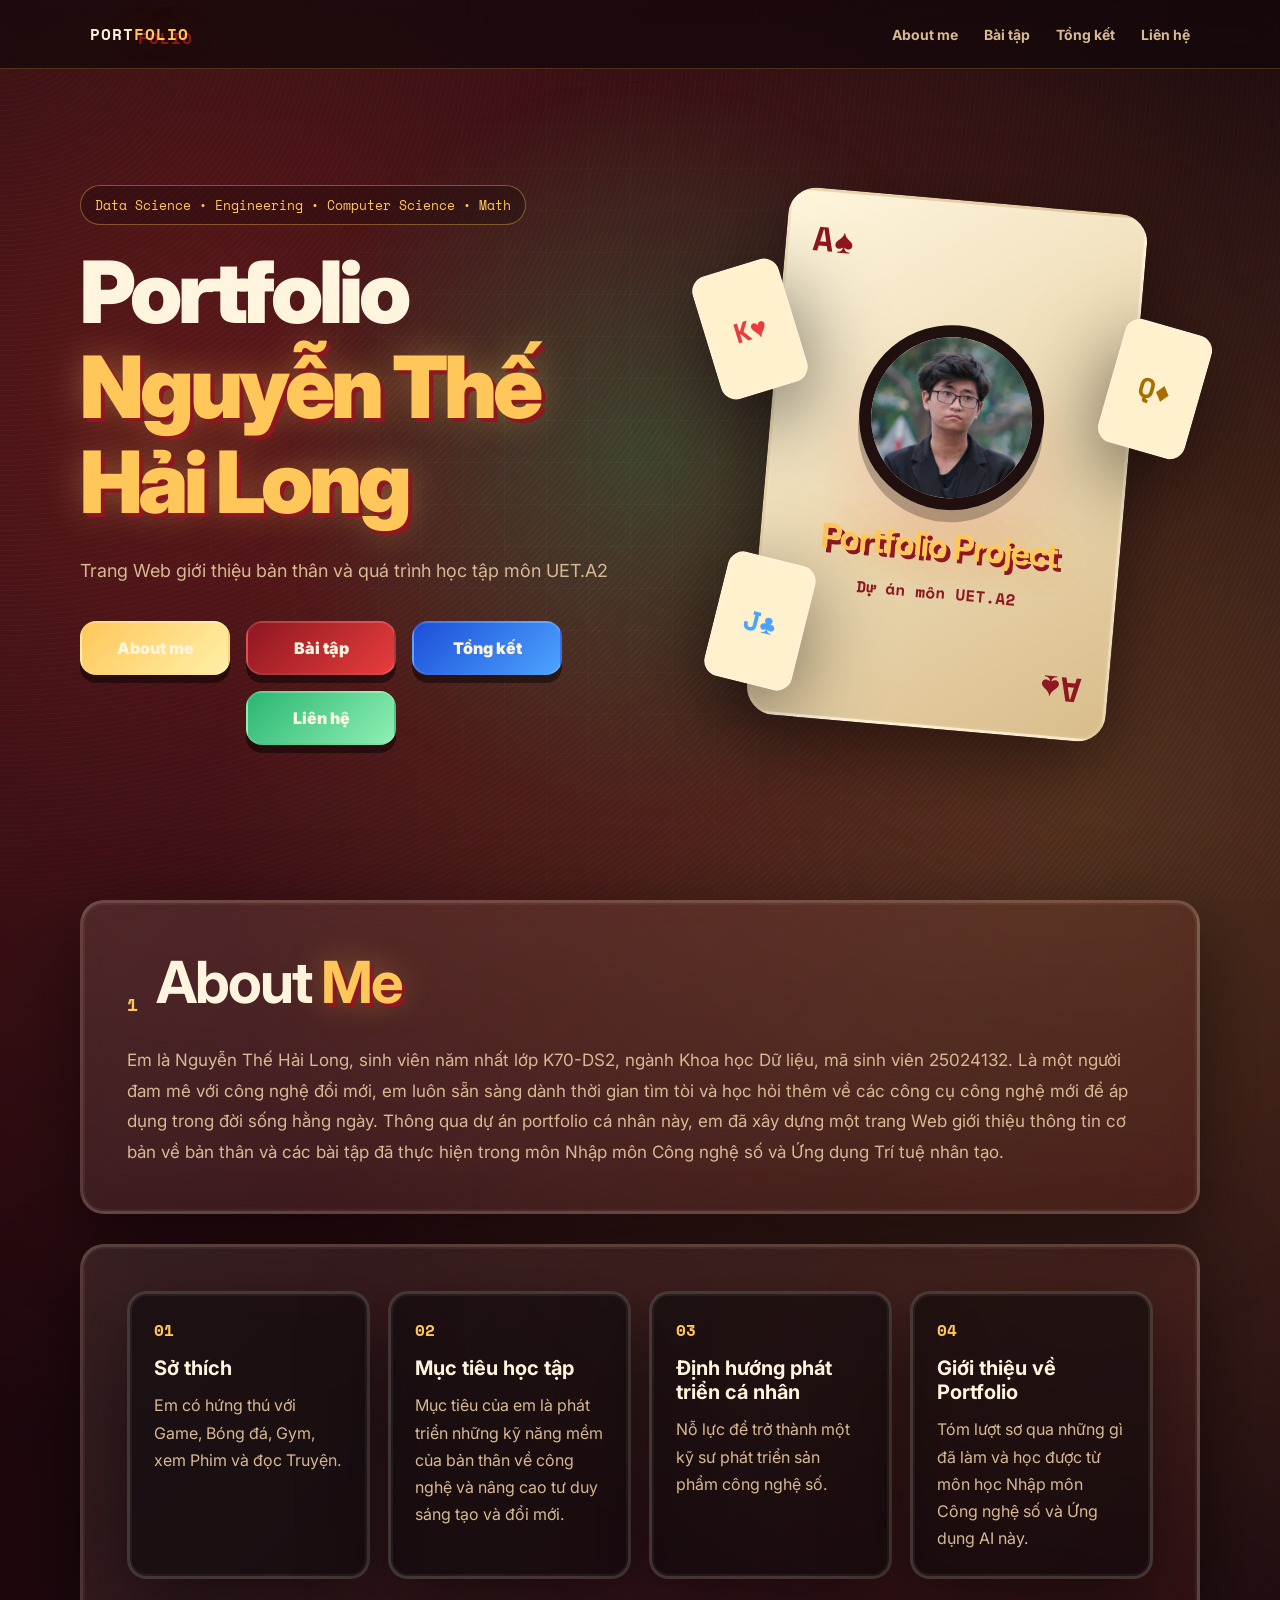
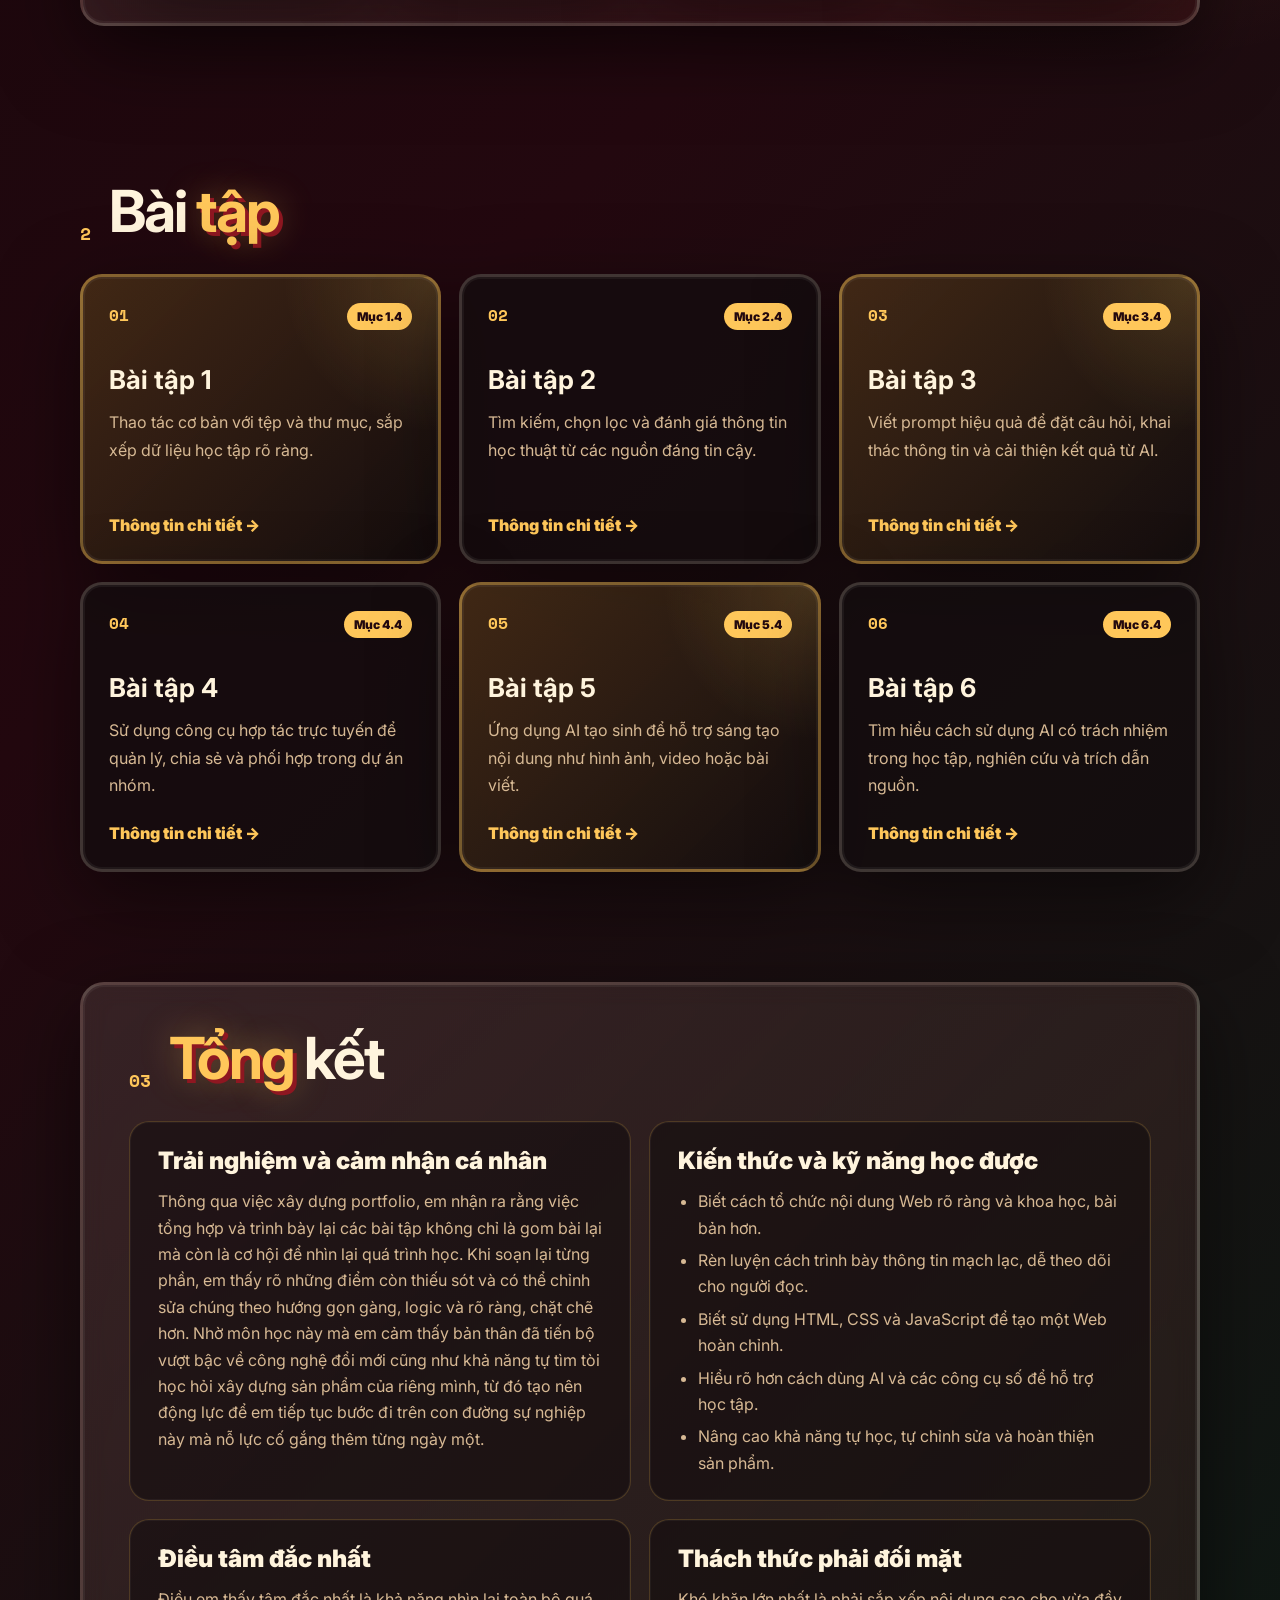
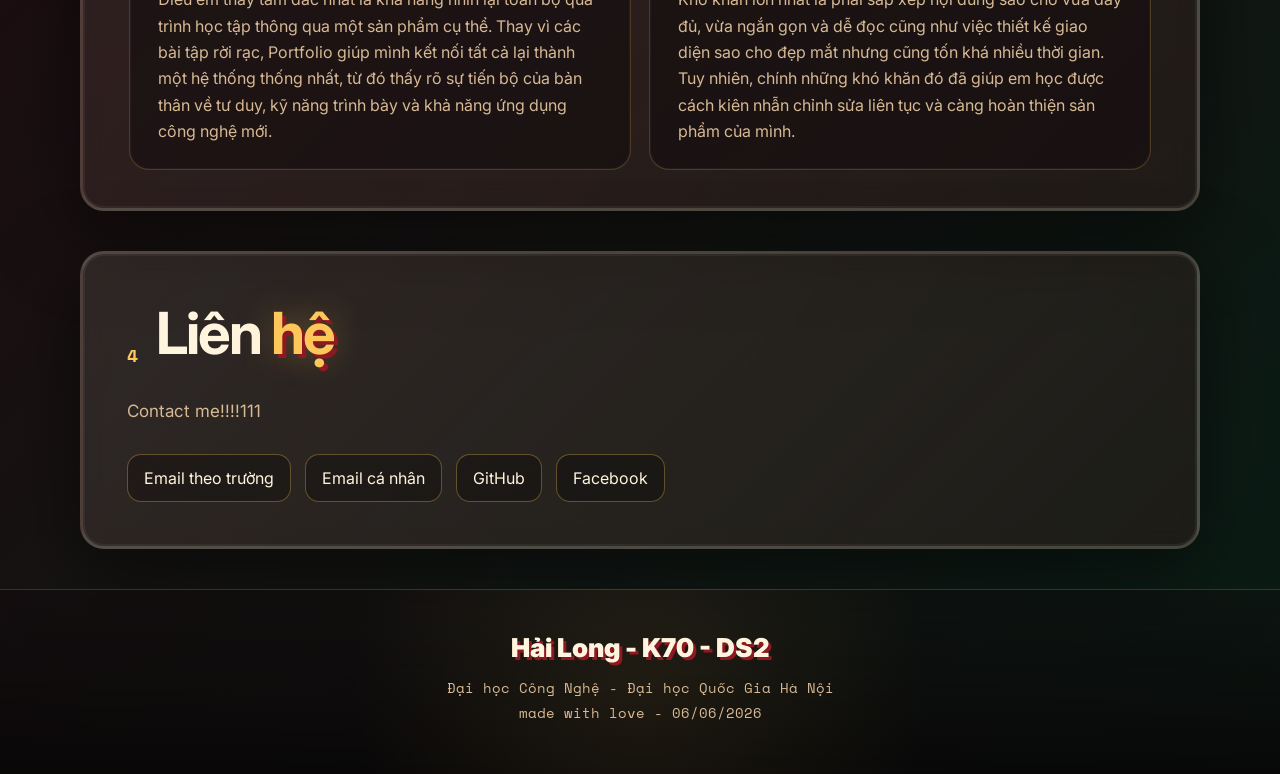
<file: index.html>
<!DOCTYPE html>
<html lang="vi">
<head>
  <meta charset="UTF-8" />
  <meta name="viewport" content="width=device-width, initial-scale=1.0" />
  <title> Website by grapily </title>
  <link rel="preconnect" href="https://fonts.googleapis.com">
  <link rel="preconnect" href="https://fonts.gstatic.com" crossorigin>
  <link href="https://fonts.googleapis.com/css2?family=Inter:wght@400;600;700;900&family=Space+Mono:wght@400;700&display=swap" rel="stylesheet">
  <link rel="stylesheet" href="styles.css" />
</head>
<body>
  <div class="noise"></div>
  <div class="table-glow"></div>

  <header class="navbar">
    <a href="#hero" class="logo">PORT<span>FOLIO</span></a>
    <nav>
      <a href="#about">About me</a>
      <a href="#projects">Bài tập</a>
      <a href="#summary">Tổng kết</a>
      <a href="#contact">Liên hệ</a>
    </nav>
  </header>

  <main>
    <section id="hero" class="hero section">
      <div class="hero-text reveal">
        <p class="eyebrow">Data Science • Engineering • Computer Science • Math </p>
        <h1>Portfolio <br><span>Nguyễn Thế Hải Long</span></h1>
        <p class="hero-desc">
          Trang Web giới thiệu bản thân và quá trình học tập môn UET.A2
        </p>
        <div class="hero-actions">
          <a class="btn primary" href="#about">About me</a>
          <a class="btn secondary" href="#projects">Bài tập</a>
          <a class="btn summary-btn" href="#summary">Tổng kết</a>
          <a class="btn contact-btn" href="#contact">Liên hệ</a>
        </div>
      </div>

      <div class="hero-card reveal">
        <div class="joker-card main-card">
          <div class="corner top">A♠</div>
          <div class="card-center">
            <img class="chip-img" src="images/avatar.png" alt="Chip cá nhân">
            <h2><span>Portfolio Project</span></h2>  
            <p>Dự án môn UET.A2</p>
          </div>
          <div class="corner bottom">A♠</div>
        </div>
        <div class="floating-card red">K♥</div>
        <div class="floating-card blue">Q♦</div>
        <div class="floating-card gold">J♣</div>
      </div>
    </section>

    <section id="about" class="section panel reveal glow-panel">
      <div class="section-title">
        <p>1</p>
        <h2>About <span>Me</span></h2>
      </div>

      <p>
        Em là Nguyễn Thế Hải Long, sinh viên năm nhất lớp K70-DS2, ngành Khoa học Dữ liệu,
        mã sinh viên 25024132. Là một người đam mê với công nghệ đổi mới, em luôn sẵn sàng
        dành thời gian tìm tòi và học hỏi thêm về các công cụ công nghệ mới để áp dụng
        trong đời sống hằng ngày. Thông qua dự án portfolio cá nhân này, em đã xây dựng
        một trang Web giới thiệu thông tin cơ bản về bản thân và các bài tập đã thực hiện
        trong môn Nhập môn Công nghệ số và Ứng dụng Trí tuệ nhân tạo.
      </p>
    </section>

    <section class="section panel reveal glow-panel about-details-panel">

      <div class="about-card-grid">
        <div class="about-card">
          <span>01</span>
          <h3>Sở thích</h3>
          <p>
            Em có hứng thú với Game, Bóng đá, Gym, xem Phim và đọc Truyện.
          </p>
        </div>

        <div class="about-card">
          <span>02</span>
          <h3>Mục tiêu học tập</h3>
          <p>
            Mục tiêu của em là phát triển những kỹ năng mềm của bản thân về công nghệ và nâng cao tư duy sáng tạo và đổi mới.
          </p>
        </div>

        <div class="about-card">
          <span>03</span>
          <h3>Định hướng phát triển cá nhân</h3>
          <p>
            Nỗ lực để trở thành một kỹ sư phát triển sản phẩm công nghệ số.
          </p>
        </div>

        <div class="about-card">
          <span>04</span>
          <h3>Giới thiệu về Portfolio</h3>
          <p>
            Tóm lượt sơ qua những gì đã làm và học được từ môn học Nhập môn Công nghệ số và Ứng dụng AI này.
          </p>
        </div>
      </div>
    </section>

    <section id="projects" class="section reveal">
      <div class="section-title">
        <p>2</p>
        <h2>Bài <span>tập</span></h2>
      </div>

      <div class="project-grid">
        <article class="project-card featured1">
          <div class="project-top">
            <span class="rank">01</span>
            <span class="tag">Mục 1.4</span>
          </div>
          <h3>Bài tập 1</h3>
          <p>Thao tác cơ bản với tệp và thư mục, sắp xếp dữ liệu học tập rõ ràng.</p>
          <a href="baitap1.html">Thông tin chi tiết →</a>
        </article>

        <article class="project-card">
          <div class="project-top">
            <span class="rank">02</span>
            <span class="tag">Mục 2.4</span>
          </div>
          <h3>Bài tập 2</h3>
          <p>Tìm kiếm, chọn lọc và đánh giá thông tin học thuật từ các nguồn đáng tin cậy.</p>
          <a href="baitap2.html">Thông tin chi tiết →</a>
        </article>

        <article class="project-card featured1">
          <div class="project-top">
            <span class="rank">03</span>
            <span class="tag">Mục 3.4</span>
          </div>
          <h3>Bài tập 3</h3>
          <p>Viết prompt hiệu quả để đặt câu hỏi, khai thác thông tin và cải thiện kết quả từ AI.</p>
          <a href="baitap3.html">Thông tin chi tiết →</a>
        </article>

        <article class="project-card">
          <div class="project-top">
            <span class="rank">04</span>
            <span class="tag">Mục 4.4</span>
          </div>
          <h3>Bài tập 4</h3>
          <p>Sử dụng công cụ hợp tác trực tuyến để quản lý, chia sẻ và phối hợp trong dự án nhóm.</p>
          <a href="baitap4.html">Thông tin chi tiết →</a>
        </article>

        <article class="project-card featured1">
          <div class="project-top">
            <span class="rank">05</span>
            <span class="tag">Mục 5.4</span>
          </div>
          <h3>Bài tập 5</h3>
          <p>Ứng dụng AI tạo sinh để hỗ trợ sáng tạo nội dung như hình ảnh, video hoặc bài viết.</p>
          <a href="baitap5.html">Thông tin chi tiết →</a>
        </article>

        <article class="project-card">
          <div class="project-top">
            <span class="rank">06</span>
            <span class="tag">Mục 6.4</span>
          </div>
          <h3>Bài tập 6</h3>
          <p>Tìm hiểu cách sử dụng AI có trách nhiệm trong học tập, nghiên cứu và trích dẫn nguồn.</p>
          <a href="baitap6.html">Thông tin chi tiết →</a>
        </article>
      </div>
    </section>

    <section id="summary" class="section panel reveal glow-panel summary-section">
      <div class="section-title">
        <p>03</p>
        <h2><span>Tổng</span> kết</h2>
      </div>

      <div class="summary-grid">
        <div class="summary-card">
          <h3>Trải nghiệm và cảm nhận cá nhân </h3>
          <p>
            Thông qua việc xây dựng portfolio, em nhận ra rằng việc tổng hợp và trình bày
            lại các bài tập không chỉ là gom bài lại mà còn là cơ hội để nhìn lại quá trình học.
            Khi soạn lại từng phần, em thấy rõ những điểm còn thiếu sót và có thể chỉnh sửa
            chúng theo hướng gọn gàng, logic và rõ ràng, chặt chẽ hơn. Nhờ môn học này mà em  cảm thấy bản thân đã tiến bộ vượt bậc về công nghệ đổi mới cũng
            như khả năng tự tìm tòi học hỏi xây dựng sản phẩm của riêng mình, từ đó tạo nên động lực để em tiếp tục bước đi trên con đường sự nghiệp
            này mà nỗ lực cố gắng thêm từng ngày một.
          </p>
        </div>

        <div class="summary-card">
          <h3>Kiến thức và kỹ năng học được</h3>
          <ul>
            <li>Biết cách tổ chức nội dung Web rõ ràng và khoa học, bài bản hơn.</li>
            <li>Rèn luyện cách trình bày thông tin mạch lạc, dễ theo dõi cho người đọc.</li>
            <li>Biết sử dụng HTML, CSS và JavaScript để tạo một Web hoàn chỉnh.</li>
            <li>Hiểu rõ hơn cách dùng AI và các công cụ số để hỗ trợ học tập.</li>
            <li>Nâng cao khả năng tự học, tự chỉnh sửa và hoàn thiện sản phẩm.</li>
          </ul>
        </div>

        <div class="summary-card">
          <h3>Điều tâm đắc nhất</h3>
          <p>
            Điều em thấy tâm đắc nhất là khả năng nhìn lại toàn bộ quá trình học tập thông qua một
            sản phẩm cụ thể. Thay vì các bài tập rời rạc, Portfolio giúp mình kết nối tất cả lại
            thành một hệ thống thống nhất, từ đó thấy rõ sự tiến bộ của bản thân về tư duy, kỹ năng
            trình bày và khả năng ứng dụng công nghệ mới.
          </p>
        </div>

        <div class="summary-card">
          <h3>Thách thức phải đối mặt</h3>
          <p>
            Khó khăn lớn nhất là phải sắp xếp nội dung sao cho vừa đầy đủ, vừa ngắn gọn và dễ đọc
            cũng như việc thiết kế giao diện sao cho đẹp mắt nhưng cũng tốn khá
            nhiều thời gian. Tuy nhiên, chính những khó khăn đó đã giúp em học được cách kiên nhẫn
            chỉnh sửa liên tục và càng hoàn thiện sản phẩm của mình.
          </p>
        </div>
      </div>
    </section>

    <section id="contact" class="section contact panel reveal glow-panel">
      <div class="section-title">
        <p>4</p>
        <h2>Liên <span>hệ</span></h2>
      </div>
      <p>Contact me!!!!111</p>
      <div class="contact-row">
        <a href="mailto:25024132@vnu.edu.vn">Email theo trường</a>
        <a href="mailto:vinnicknro7@gmail.com">Email cá nhân</a>
        <a href="https://github.com/grapilyfod" target="_blank">GitHub</a>
        <a href="https://www.facebook.com/nyhwpsfmvk" target="_blank">Facebook</a>
      </div>
    </section>
  </main>

  <footer>
    <div class="footer-profile">
    <h3>Hải Long - K70 - DS2</h3>
  </div>
  <p class="footer-subtitle">
    Đại học Công Nghệ - Đại học Quốc Gia Hà Nội
  </p>
  <p class="footer-info">
    made with love - 06/06/2026
  </p>
  </footer>

  <script src="script.js"></script>
</body>
</html>
</file>
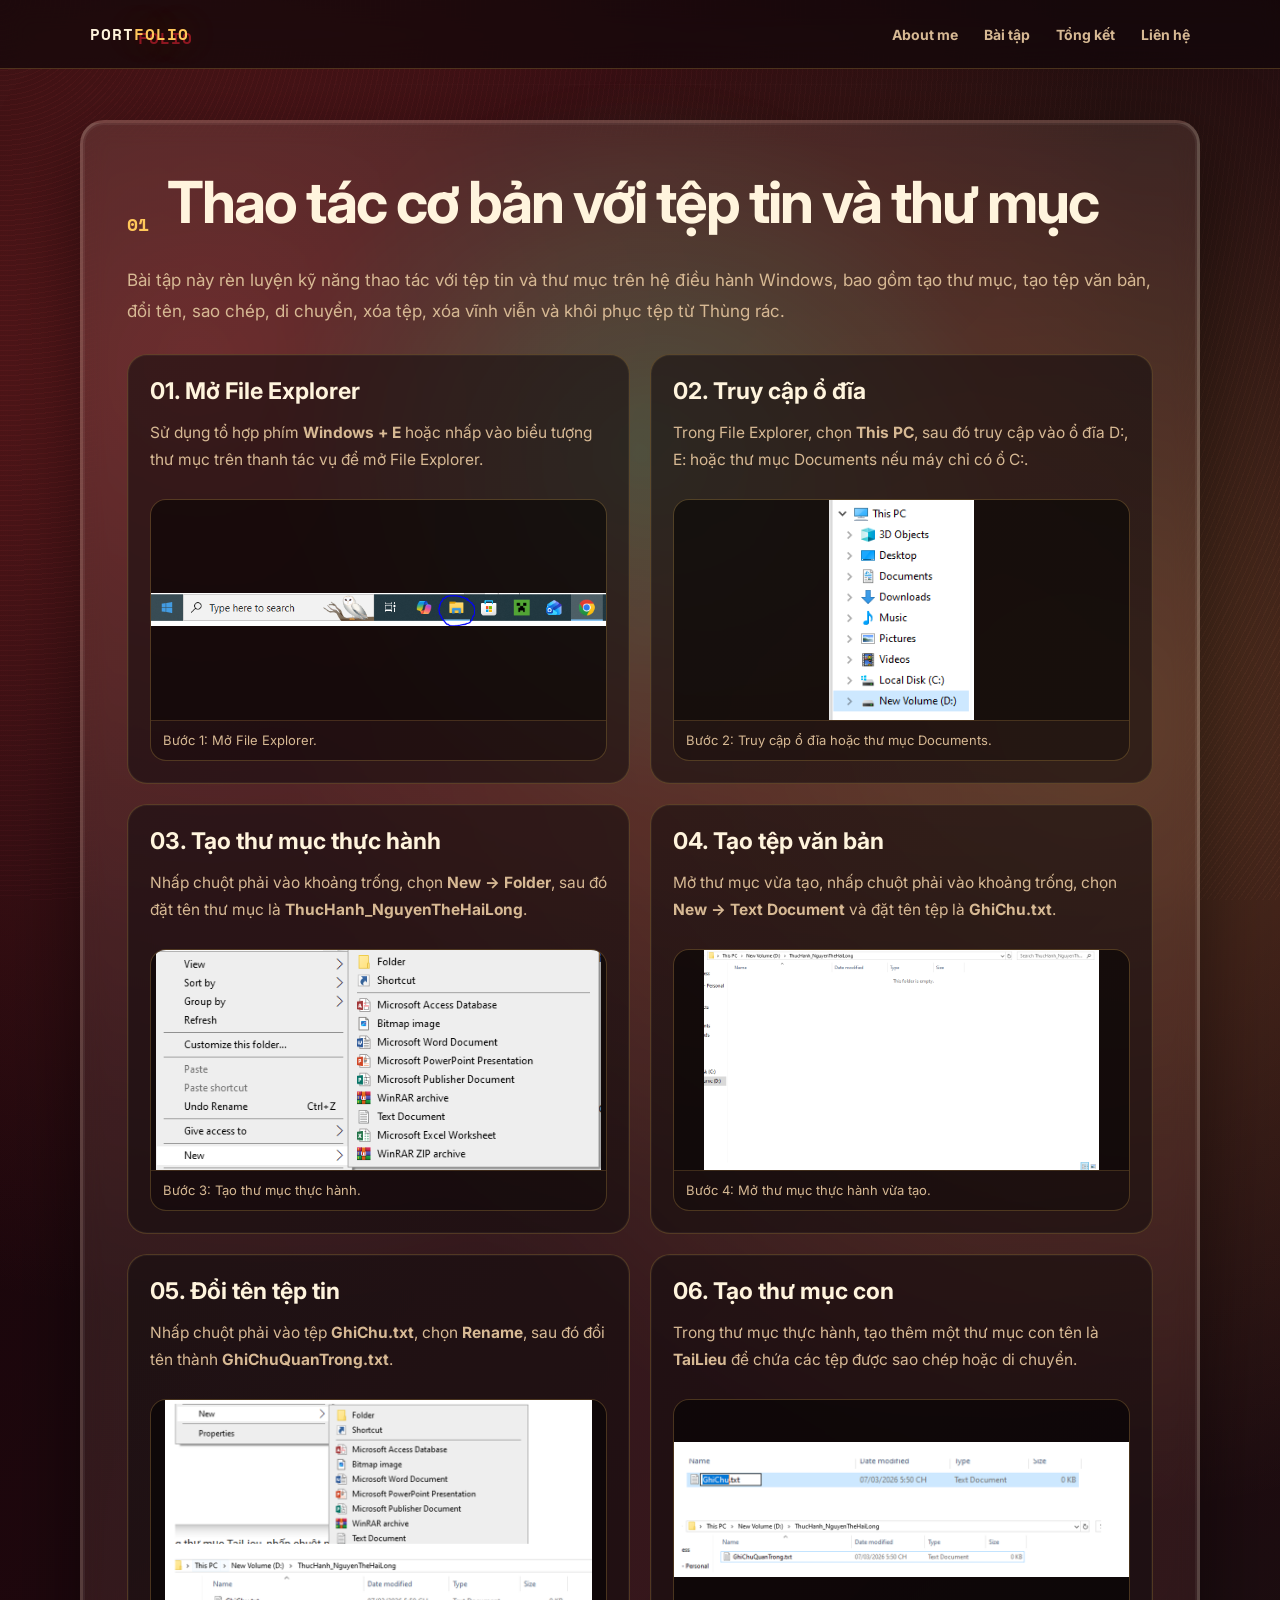
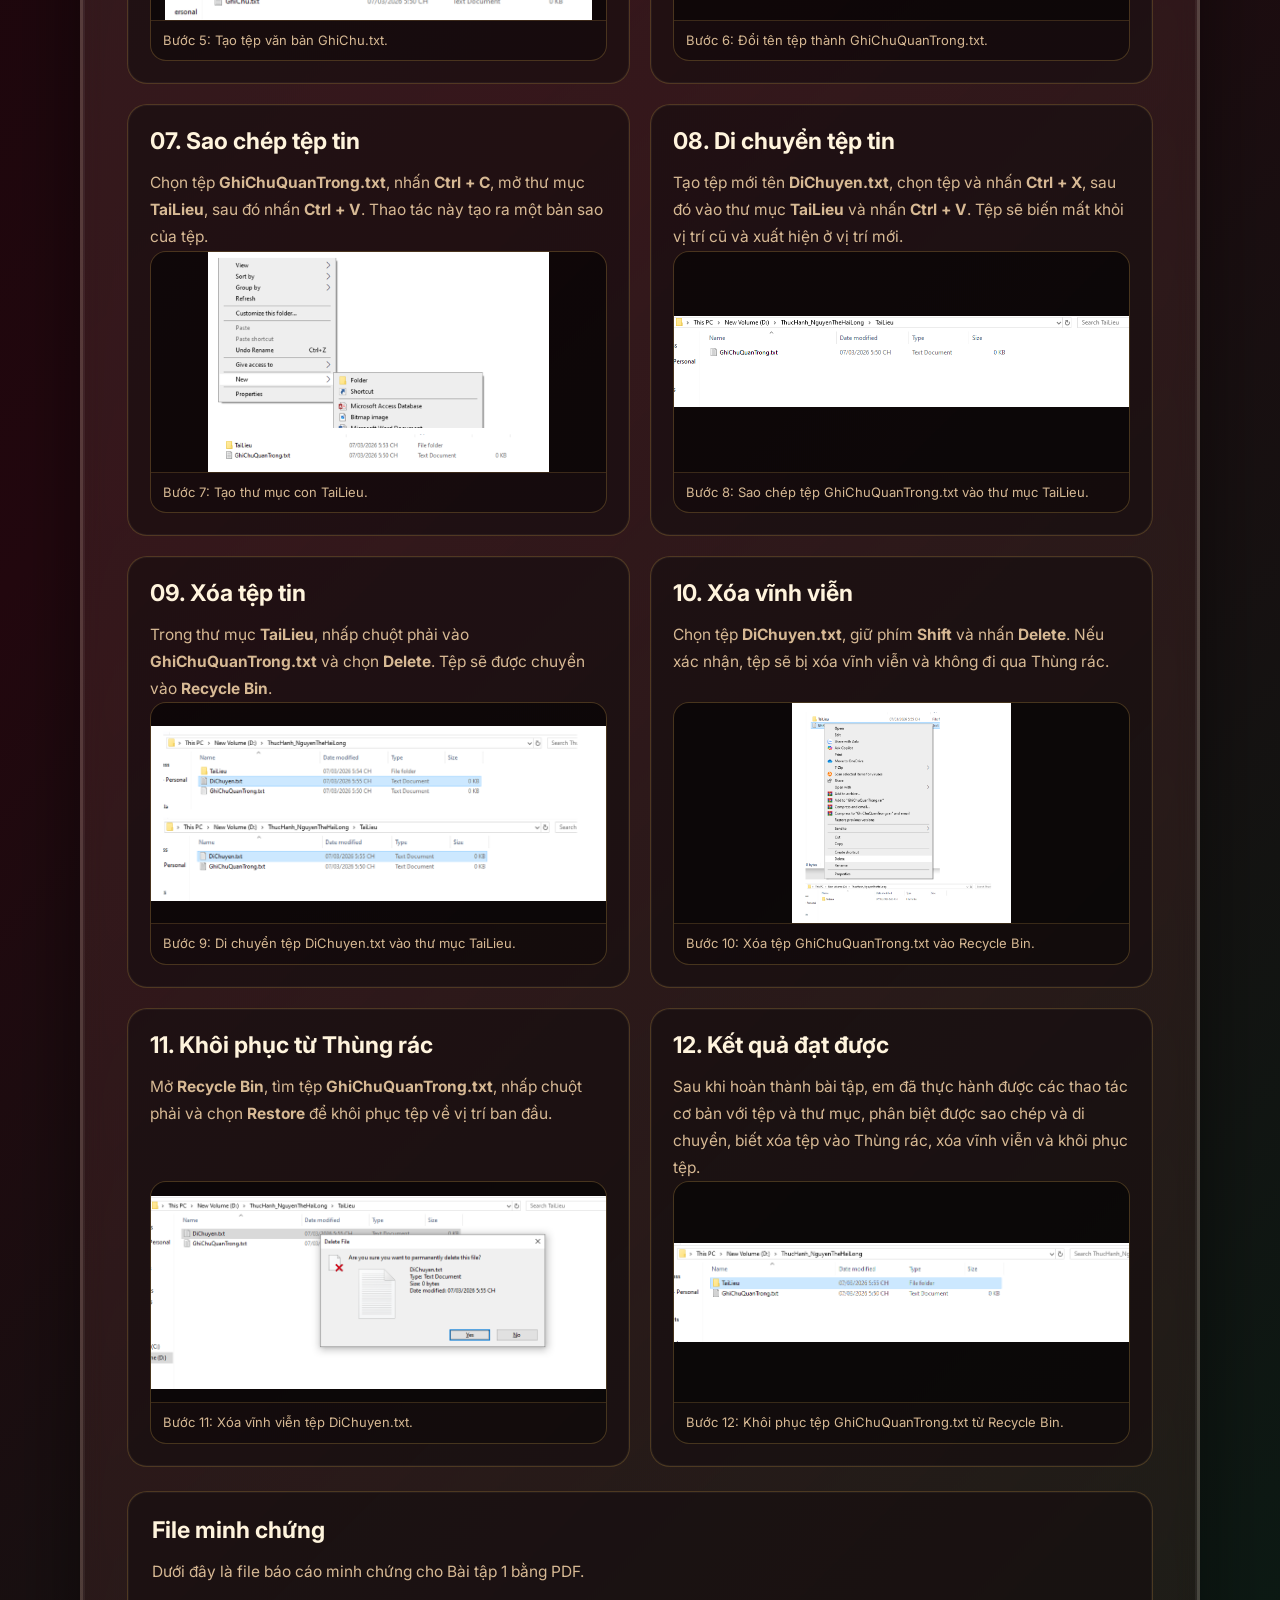
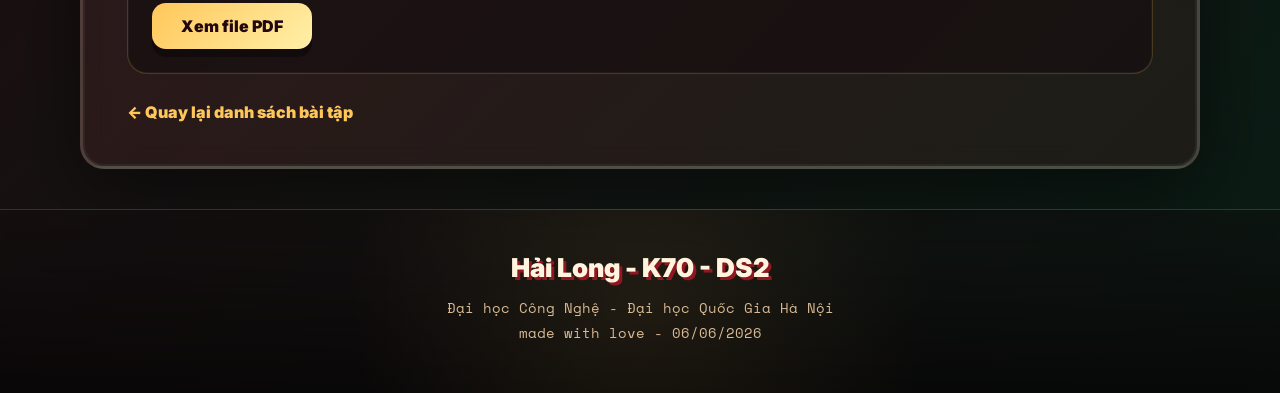
<file: baitap1.html>
<!DOCTYPE html>
<html lang="vi">
<head>
  <meta charset="UTF-8" />
  <meta name="viewport" content="width=device-width, initial-scale=1.0" />

  <title>Bài tập 1 - Thao tác tệp và thư mục</title>

  <link rel="preconnect" href="https://fonts.googleapis.com">
  <link rel="preconnect" href="https://fonts.gstatic.com" crossorigin>
  <link
    href="https://fonts.googleapis.com/css2?family=Inter:wght@400;600;700;900&family=Space+Mono:wght@400;700&display=swap"
    rel="stylesheet"
  >

  <link rel="stylesheet" href="styles.css" />
</head>

<body>
  <div class="noise"></div>
  <div class="table-glow"></div>

  <header class="navbar">
    <a href="index.html" class="logo">PORT<span>FOLIO</span></a>

    <nav>
      <a href="index.html#about">About me</a>
      <a href="index.html#projects">Bài tập</a>
      <a href="index.html#summary">Tổng kết</a>
      <a href="index.html#contact">Liên hệ</a>
    </nav>
  </header>

  <main class="assignment-page">
    <section class="section panel reveal glow-panel assignment-detail">
      <div class="section-title">
        <p>01</p>
        <h2>Thao tác cơ bản với tệp tin và thư mục</h2>
      </div>

      <p class="assignment-intro">
        Bài tập này rèn luyện kỹ năng thao tác với tệp tin và thư mục trên hệ điều hành Windows,
        bao gồm tạo thư mục, tạo tệp văn bản, đổi tên, sao chép, di chuyển, xóa tệp, xóa vĩnh viễn
        và khôi phục tệp từ Thùng rác.
      </p>

      <div class="assignment-grid">
        <article class="assignment-card">
          <h3>01. Mở File Explorer</h3>
          <p>
            Sử dụng tổ hợp phím <strong>Windows + E</strong> hoặc nhấp vào biểu tượng thư mục
            trên thanh tác vụ để mở File Explorer.
          </p>
          <figure class="step-image">
            <img src="images/b1/buoc1.png" alt="Minh chứng mở File Explorer">
            <figcaption>Bước 1: Mở File Explorer.</figcaption>
          </figure>
        </article>

        <article class="assignment-card">
          <h3>02. Truy cập ổ đĩa</h3>
          <p>
            Trong File Explorer, chọn <strong>This PC</strong>, sau đó truy cập vào ổ đĩa D:, E:
            hoặc thư mục Documents nếu máy chỉ có ổ C:.
          </p>
          <figure class="step-image">
            <img src="images/b1/buoc2.png" alt="Minh chứng mở File Explorer">
            <figcaption>Bước 2: Truy cập ổ đĩa hoặc thư mục Documents.</figcaption>
          </figure>
        </article>

        <article class="assignment-card">
          <h3>03. Tạo thư mục thực hành</h3>
          <p>
            Nhấp chuột phải vào khoảng trống, chọn <strong>New → Folder</strong>, sau đó đặt tên
            thư mục là <strong>ThucHanh_NguyenTheHaiLong</strong>.
          </p>
          <figure class="step-image">
            <img src="images/b1/buoc3.png" alt="Minh chứng mở File Explorer">
            <figcaption>Bước 3: Tạo thư mục thực hành.</figcaption>
          </figure>
        </article>

        <article class="assignment-card">
          <h3>04. Tạo tệp văn bản</h3>
          <p>
            Mở thư mục vừa tạo, nhấp chuột phải vào khoảng trống, chọn
            <strong>New → Text Document</strong> và đặt tên tệp là <strong>GhiChu.txt</strong>.
          </p>
          <figure class="step-image">
            <img src="images/b1/buoc4.png" alt="Minh chứng mở File Explorer">
            <figcaption>Bước 4: Mở thư mục thực hành vừa tạo.</figcaption>
          </figure>
        </article>

        <article class="assignment-card">
          <h3>05. Đổi tên tệp tin</h3>
          <p>
            Nhấp chuột phải vào tệp <strong>GhiChu.txt</strong>, chọn <strong>Rename</strong>,
            sau đó đổi tên thành <strong>GhiChuQuanTrong.txt</strong>.
          </p>
          <figure class="step-image">
            <img src="images/b1/buoc5.png" alt="Minh chứng mở File Explorer">
            <figcaption>Bước 5: Tạo tệp văn bản GhiChu.txt.</figcaption>
          </figure>
        </article>

        <article class="assignment-card">
          <h3>06. Tạo thư mục con</h3>
          <p>
            Trong thư mục thực hành, tạo thêm một thư mục con tên là <strong>TaiLieu</strong>
            để chứa các tệp được sao chép hoặc di chuyển.
          </p>
          <figure class="step-image">
            <img src="images/b1/buoc6.png" alt="Minh chứng mở File Explorer">
            <figcaption>Bước 6: Đổi tên tệp thành GhiChuQuanTrong.txt.</figcaption>
          </figure>
        </article>

        <article class="assignment-card">
          <h3>07. Sao chép tệp tin</h3>
          <p>
            Chọn tệp <strong>GhiChuQuanTrong.txt</strong>, nhấn <strong>Ctrl + C</strong>,
            mở thư mục <strong>TaiLieu</strong>, sau đó nhấn <strong>Ctrl + V</strong>.
            Thao tác này tạo ra một bản sao của tệp.
          </p>
          <figure class="step-image">
            <img src="images/b1/buoc7.png" alt="Minh chứng mở File Explorer">
            <figcaption>Bước 7: Tạo thư mục con TaiLieu.</figcaption>
          </figure>
        </article>

        <article class="assignment-card">
          <h3>08. Di chuyển tệp tin</h3>
          <p>
            Tạo tệp mới tên <strong>DiChuyen.txt</strong>, chọn tệp và nhấn
            <strong>Ctrl + X</strong>, sau đó vào thư mục <strong>TaiLieu</strong> và nhấn
            <strong>Ctrl + V</strong>. Tệp sẽ biến mất khỏi vị trí cũ và xuất hiện ở vị trí mới.
          </p>
          <figure class="step-image">
            <img src="images/b1/buoc8.png" alt="Minh chứng mở File Explorer">
            <figcaption>Bước 8: Sao chép tệp GhiChuQuanTrong.txt vào thư mục TaiLieu.</figcaption>
          </figure>
        </article>

        <article class="assignment-card">
          <h3>09. Xóa tệp tin</h3>
          <p>
            Trong thư mục <strong>TaiLieu</strong>, nhấp chuột phải vào
            <strong>GhiChuQuanTrong.txt</strong> và chọn <strong>Delete</strong>.
            Tệp sẽ được chuyển vào <strong>Recycle Bin</strong>.
          </p>
          <figure class="step-image">
            <img src="images/b1/buoc9.png" alt="Minh chứng mở File Explorer">
            <figcaption>Bước 9: Di chuyển tệp DiChuyen.txt vào thư mục TaiLieu.</figcaption>
          </figure>
        </article>

        <article class="assignment-card">
          <h3>10. Xóa vĩnh viễn</h3>
          <p>
            Chọn tệp <strong>DiChuyen.txt</strong>, giữ phím <strong>Shift</strong> và nhấn
            <strong>Delete</strong>. Nếu xác nhận, tệp sẽ bị xóa vĩnh viễn và không đi qua Thùng rác.
          </p>
          <figure class="step-image">
            <img src="images/b1/buoc10.png" alt="Minh chứng mở File Explorer">
            <figcaption>Bước 10: Xóa tệp GhiChuQuanTrong.txt vào Recycle Bin.</figcaption>
          </figure>
        </article>

        <article class="assignment-card">
          <h3>11. Khôi phục từ Thùng rác</h3>
          <p>
            Mở <strong>Recycle Bin</strong>, tìm tệp <strong>GhiChuQuanTrong.txt</strong>,
            nhấp chuột phải và chọn <strong>Restore</strong> để khôi phục tệp về vị trí ban đầu.
          </p>
          <figure class="step-image">
            <img src="images/b1/buoc11.png" alt="Minh chứng mở File Explorer">
            <figcaption>Bước 11: Xóa vĩnh viễn tệp DiChuyen.txt.</figcaption>
          </figure>
        </article>

        <article class="assignment-card">
          <h3>12. Kết quả đạt được</h3>
          <p>
            Sau khi hoàn thành bài tập, em đã thực hành được các thao tác cơ bản với tệp và thư mục,
            phân biệt được sao chép và di chuyển, biết xóa tệp vào Thùng rác, xóa vĩnh viễn và khôi phục tệp.
          </p>
          <figure class="step-image">
            <img src="images/b1/buoc12.png" alt="Minh chứng mở File Explorer">
            <figcaption>Bước 12: Khôi phục tệp GhiChuQuanTrong.txt từ Recycle Bin.</figcaption>
          </figure>
        </article>
      </div>

      <div class="principle-section">
        <h3>File minh chứng</h3>

        <p>
          Dưới đây là file báo cáo minh chứng cho Bài tập 1 bằng PDF.
        </p>

        <div class="download-row">
          <a class="download-link" href="filebaitap/b1.pdf" target="_blank">
            Xem file PDF
          </a>
        </div>
      </div>

      <a class="back-link" href="index.html#projects">← Quay lại danh sách bài tập</a>
    </section>
  </main>

  <footer>
    <div class="footer-profile">
    <h3>Hải Long - K70 - DS2</h3>
  </div>
  <p class="footer-subtitle">
    Đại học Công Nghệ - Đại học Quốc Gia Hà Nội
  </p>
  <p class="footer-info">
    made with love - 06/06/2026
  </p>
  </footer>

  <script src="script.js"></script>
</body>
</html>
</file>
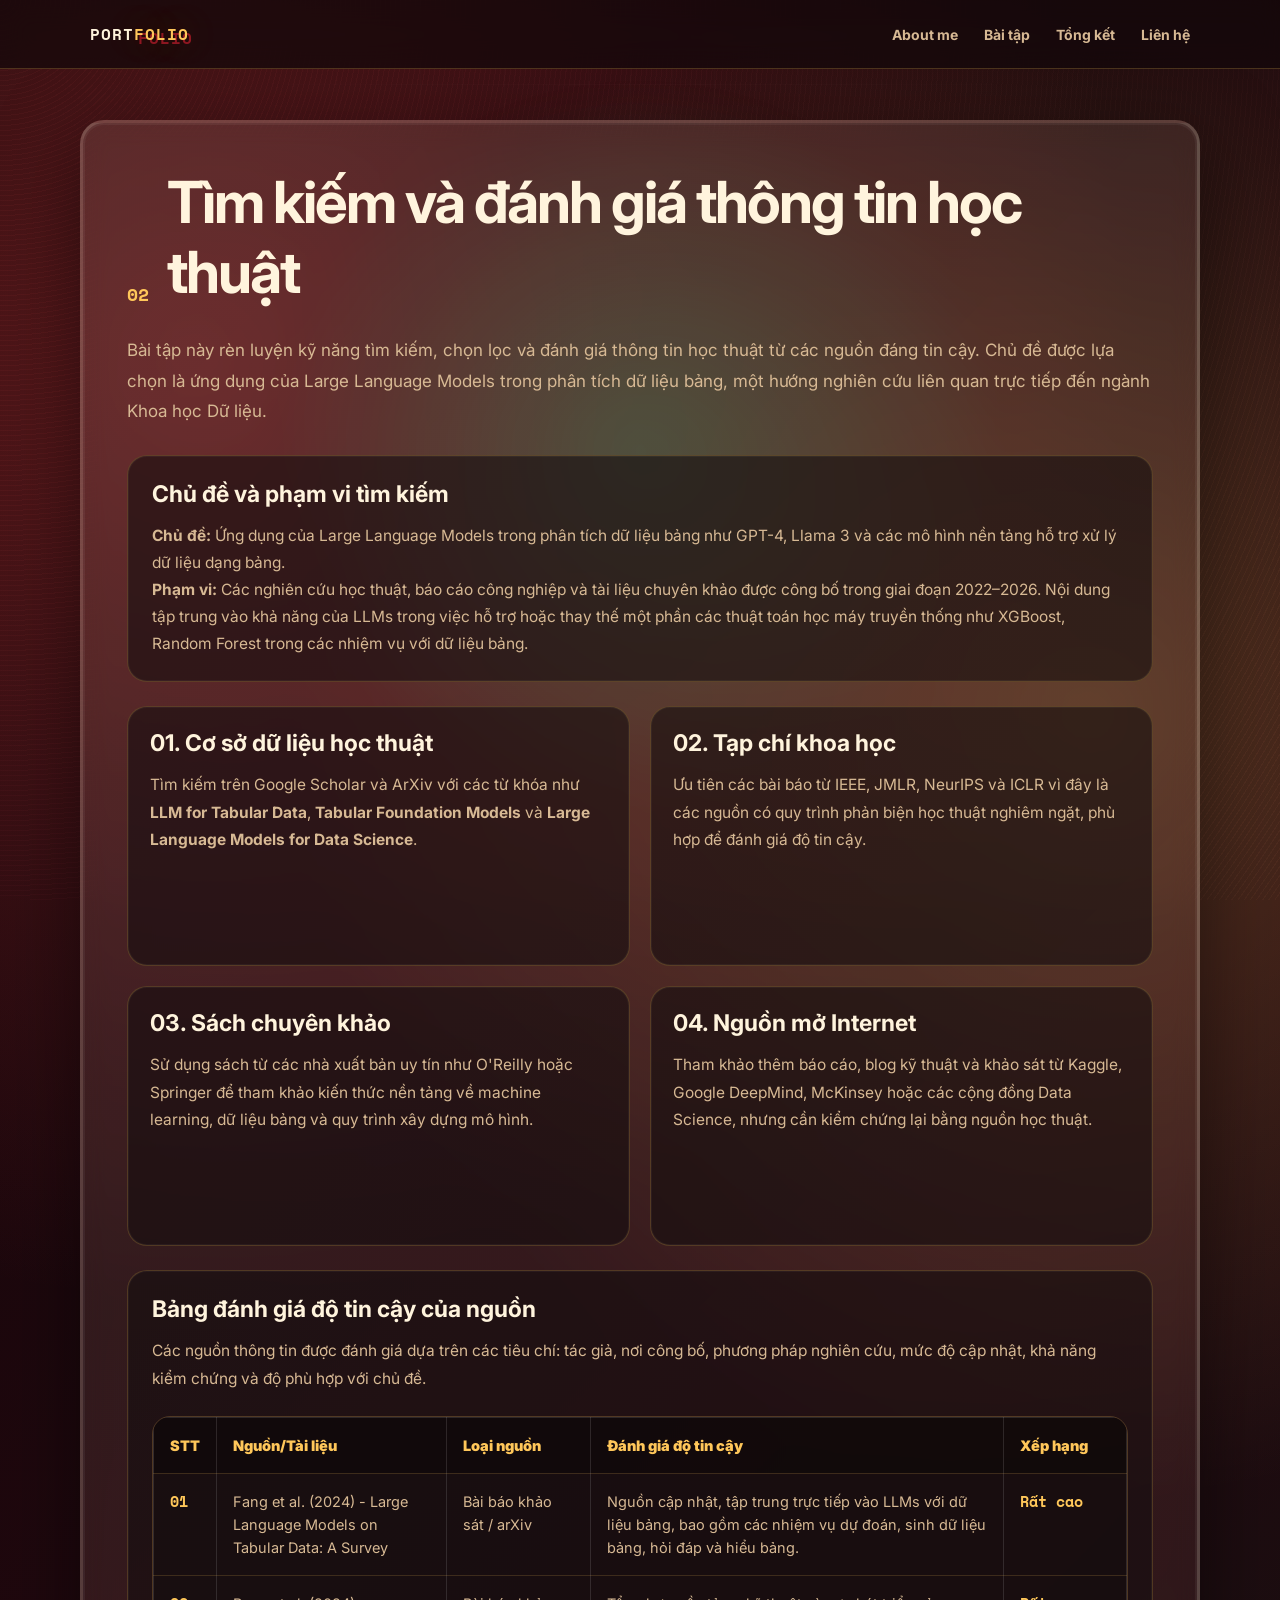
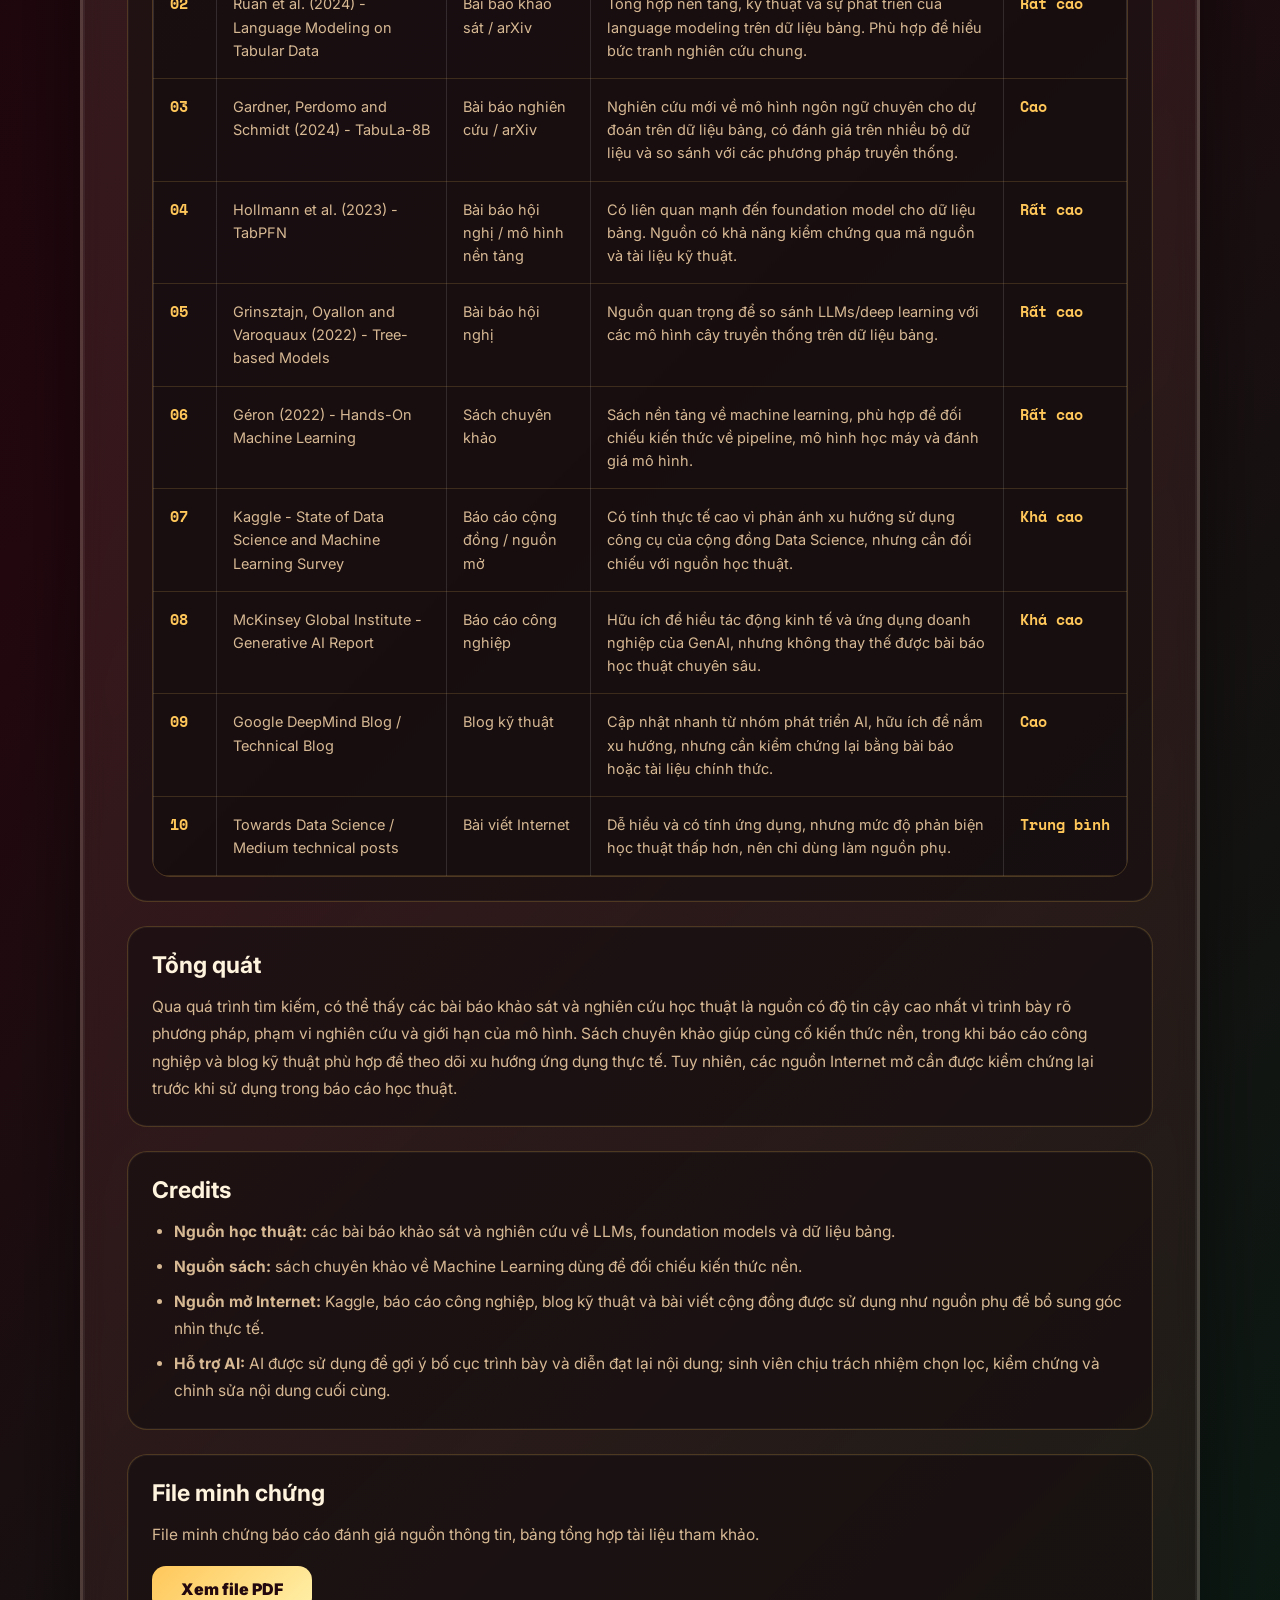
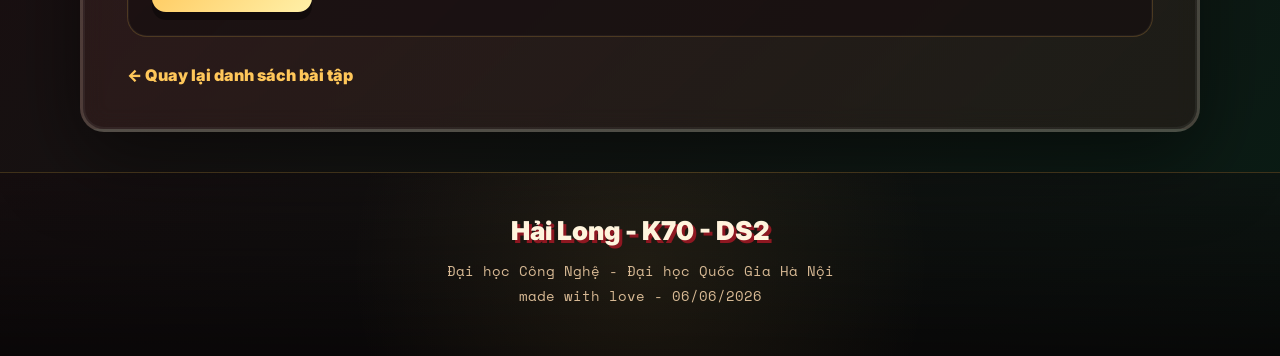
<file: baitap2.html>
<!DOCTYPE html>
<html lang="vi">
<head>
  <meta charset="UTF-8" />
  <meta name="viewport" content="width=device-width, initial-scale=1.0" />

  <title>Bài tập 2 - Tìm kiếm và đánh giá thông tin học thuật</title>

  <link rel="preconnect" href="https://fonts.googleapis.com">
  <link rel="preconnect" href="https://fonts.gstatic.com" crossorigin>
  <link
    href="https://fonts.googleapis.com/css2?family=Inter:wght@400;600;700;900&family=Space+Mono:wght@400;700&display=swap"
    rel="stylesheet"
  >

  <link rel="stylesheet" href="styles.css" />
</head>

<body>
  <div class="noise"></div>
  <div class="table-glow"></div>

  <header class="navbar">
    <a href="index.html" class="logo">PORT<span>FOLIO</span></a>

    <nav>
      <a href="index.html#about">About me</a>
      <a href="index.html#projects">Bài tập</a>
      <a href="index.html#summary">Tổng kết</a>
      <a href="index.html#contact">Liên hệ</a>
    </nav>
  </header>

  <main class="assignment-page">
    <section class="section panel reveal glow-panel assignment-detail">
      <div class="section-title">
        <p>02</p>
        <h2>Tìm kiếm và đánh giá thông tin học thuật</h2>
      </div>

      <p class="assignment-intro">
        Bài tập này rèn luyện kỹ năng tìm kiếm, chọn lọc và đánh giá thông tin học thuật
        từ các nguồn đáng tin cậy. Chủ đề được lựa chọn là ứng dụng của Large Language Models
        trong phân tích dữ liệu bảng, một hướng nghiên cứu liên quan trực tiếp đến ngành Khoa học Dữ liệu.
      </p>

      <div class="principle-section">
        <h3>Chủ đề và phạm vi tìm kiếm</h3>

        <p>
          <strong>Chủ đề:</strong> Ứng dụng của Large Language Models trong phân tích dữ liệu bảng
          như GPT-4, Llama 3 và các mô hình nền tảng hỗ trợ xử lý dữ liệu dạng bảng.
        </p>

        <p>
          <strong>Phạm vi:</strong> Các nghiên cứu học thuật, báo cáo công nghiệp và tài liệu chuyên khảo
          được công bố trong giai đoạn 2022–2026. Nội dung tập trung vào khả năng của LLMs trong việc
          hỗ trợ hoặc thay thế một phần các thuật toán học máy truyền thống như XGBoost, Random Forest
          trong các nhiệm vụ với dữ liệu bảng.
        </p>
      </div>

      <div class="assignment-grid source-grid">
        <article class="assignment-card small-card">
          <h3>01. Cơ sở dữ liệu học thuật</h3>
          <p>
            Tìm kiếm trên Google Scholar và ArXiv với các từ khóa như
            <strong>LLM for Tabular Data</strong>, <strong>Tabular Foundation Models</strong>
            và <strong>Large Language Models for Data Science</strong>.
          </p>
        </article>

        <article class="assignment-card small-card">
          <h3>02. Tạp chí khoa học</h3>
          <p>
            Ưu tiên các bài báo từ IEEE, JMLR, NeurIPS và ICLR vì đây là các nguồn có quy trình
            phản biện học thuật nghiêm ngặt, phù hợp để đánh giá độ tin cậy.
          </p>
        </article>

        <article class="assignment-card small-card">
          <h3>03. Sách chuyên khảo</h3>
          <p>
            Sử dụng sách từ các nhà xuất bản uy tín như O'Reilly hoặc Springer để tham khảo kiến thức
            nền tảng về machine learning, dữ liệu bảng và quy trình xây dựng mô hình.
          </p>
        </article>

        <article class="assignment-card small-card">
          <h3>04. Nguồn mở Internet</h3>
          <p>
            Tham khảo thêm báo cáo, blog kỹ thuật và khảo sát từ Kaggle, Google DeepMind, McKinsey
            hoặc các cộng đồng Data Science, nhưng cần kiểm chứng lại bằng nguồn học thuật.
          </p>
        </article>
      </div>

      <div class="principle-section">
  <h3>Bảng đánh giá độ tin cậy của nguồn</h3>

  <p>
    Các nguồn thông tin được đánh giá dựa trên các tiêu chí: tác giả, nơi công bố,
    phương pháp nghiên cứu, mức độ cập nhật, khả năng kiểm chứng và độ phù hợp với chủ đề.
  </p>

  <div class="source-table-wrap">
    <table class="source-table">
      <thead>
        <tr>
          <th>STT</th>
          <th>Nguồn/Tài liệu</th>
          <th>Loại nguồn</th>
          <th>Đánh giá độ tin cậy</th>
          <th>Xếp hạng</th>
        </tr>
      </thead>

      <tbody>
        <tr>
          <td>01</td>
          <td>Fang et al. (2024) - Large Language Models on Tabular Data: A Survey</td>
          <td>Bài báo khảo sát / arXiv</td>
          <td>
            Nguồn cập nhật, tập trung trực tiếp vào LLMs với dữ liệu bảng, bao gồm các nhiệm vụ
            dự đoán, sinh dữ liệu bảng, hỏi đáp và hiểu bảng.
          </td>
          <td>Rất cao</td>
        </tr>

        <tr>
          <td>02</td>
          <td>Ruan et al. (2024) - Language Modeling on Tabular Data</td>
          <td>Bài báo khảo sát / arXiv</td>
          <td>
            Tổng hợp nền tảng, kỹ thuật và sự phát triển của language modeling trên dữ liệu bảng.
            Phù hợp để hiểu bức tranh nghiên cứu chung.
          </td>
          <td>Rất cao</td>
        </tr>

        <tr>
          <td>03</td>
          <td>Gardner, Perdomo and Schmidt (2024) - TabuLa-8B</td>
          <td>Bài báo nghiên cứu / arXiv</td>
          <td>
            Nghiên cứu mới về mô hình ngôn ngữ chuyên cho dự đoán trên dữ liệu bảng, có đánh giá
            trên nhiều bộ dữ liệu và so sánh với các phương pháp truyền thống.
          </td>
          <td>Cao</td>
        </tr>

        <tr>
          <td>04</td>
          <td>Hollmann et al. (2023) - TabPFN</td>
          <td>Bài báo hội nghị / mô hình nền tảng</td>
          <td>
            Có liên quan mạnh đến foundation model cho dữ liệu bảng. Nguồn có khả năng kiểm chứng
            qua mã nguồn và tài liệu kỹ thuật.
          </td>
          <td>Rất cao</td>
        </tr>

        <tr>
          <td>05</td>
          <td>Grinsztajn, Oyallon and Varoquaux (2022) - Tree-based Models</td>
          <td>Bài báo hội nghị</td>
          <td>
            Nguồn quan trọng để so sánh LLMs/deep learning với các mô hình cây truyền thống trên dữ liệu bảng.
          </td>
          <td>Rất cao</td>
        </tr>

        <tr>
          <td>06</td>
          <td>Géron (2022) - Hands-On Machine Learning</td>
          <td>Sách chuyên khảo</td>
          <td>
            Sách nền tảng về machine learning, phù hợp để đối chiếu kiến thức về pipeline,
            mô hình học máy và đánh giá mô hình.
          </td>
          <td>Rất cao</td>
        </tr>

        <tr>
          <td>07</td>
          <td>Kaggle - State of Data Science and Machine Learning Survey</td>
          <td>Báo cáo cộng đồng / nguồn mở</td>
          <td>
            Có tính thực tế cao vì phản ánh xu hướng sử dụng công cụ của cộng đồng Data Science,
            nhưng cần đối chiếu với nguồn học thuật.
          </td>
          <td>Khá cao</td>
        </tr>

        <tr>
          <td>08</td>
          <td>McKinsey Global Institute - Generative AI Report</td>
          <td>Báo cáo công nghiệp</td>
          <td>
            Hữu ích để hiểu tác động kinh tế và ứng dụng doanh nghiệp của GenAI, nhưng không thay thế
            được bài báo học thuật chuyên sâu.
          </td>
          <td>Khá cao</td>
        </tr>

        <tr>
          <td>09</td>
          <td>Google DeepMind Blog / Technical Blog</td>
          <td>Blog kỹ thuật</td>
          <td>
            Cập nhật nhanh từ nhóm phát triển AI, hữu ích để nắm xu hướng, nhưng cần kiểm chứng lại
            bằng bài báo hoặc tài liệu chính thức.
          </td>
          <td>Cao</td>
        </tr>

        <tr>
          <td>10</td>
          <td>Towards Data Science / Medium technical posts</td>
          <td>Bài viết Internet</td>
          <td>
            Dễ hiểu và có tính ứng dụng, nhưng mức độ phản biện học thuật thấp hơn, nên chỉ dùng làm nguồn phụ.
          </td>
          <td>Trung bình</td>
        </tr>
      </tbody>
    </table>
  </div>
</div>

      <div class="principle-section">
        <h3>Tổng quát</h3>
        <p>
          Qua quá trình tìm kiếm, có thể thấy các bài báo khảo sát và nghiên cứu học thuật là nguồn có độ tin cậy
          cao nhất vì trình bày rõ phương pháp, phạm vi nghiên cứu và giới hạn của mô hình. Sách chuyên khảo giúp
          củng cố kiến thức nền, trong khi báo cáo công nghiệp và blog kỹ thuật phù hợp để theo dõi xu hướng ứng dụng
          thực tế. Tuy nhiên, các nguồn Internet mở cần được kiểm chứng lại trước khi sử dụng trong báo cáo học thuật.
        </p>
      </div>
      <div class="principle-section credits-section">
  <h3>Credits</h3>

  <ul>
    <li>
      <strong>Nguồn học thuật:</strong> các bài báo khảo sát và nghiên cứu về LLMs, foundation models
      và dữ liệu bảng.
    </li>

    <li>
      <strong>Nguồn sách:</strong> sách chuyên khảo về Machine Learning dùng để đối chiếu kiến thức nền.
    </li>

    <li>
      <strong>Nguồn mở Internet:</strong> Kaggle, báo cáo công nghiệp, blog kỹ thuật và bài viết cộng đồng
      được sử dụng như nguồn phụ để bổ sung góc nhìn thực tế.
    </li>

    <li>
      <strong>Hỗ trợ AI:</strong> AI được sử dụng để gợi ý bố cục trình bày và diễn đạt lại nội dung;
      sinh viên chịu trách nhiệm chọn lọc, kiểm chứng và chỉnh sửa nội dung cuối cùng.
    </li>
  </ul>
</div>
      <div class="principle-section">
        <h3>File minh chứng</h3>

        <p>
          File minh chứng báo cáo đánh giá nguồn thông tin, bảng tổng hợp tài liệu tham khảo.
        </p>

        <div class="download-row">
          <a class="download-link" href="filebaitap/b2.pdf" target="_blank">
            Xem file PDF
          </a>
        </div>
      </div>
      

      <a class="back-link" href="index.html#projects">← Quay lại danh sách bài tập</a>
    </section>
  </main>

  <footer>
    <div class="footer-profile">
    <h3>Hải Long - K70 - DS2</h3>
  </div>
  <p class="footer-subtitle">
    Đại học Công Nghệ - Đại học Quốc Gia Hà Nội
  </p>
  <p class="footer-info">
    made with love - 06/06/2026
  </p>
  </footer>

  <script src="script.js"></script>
</body>
</html>
</file>
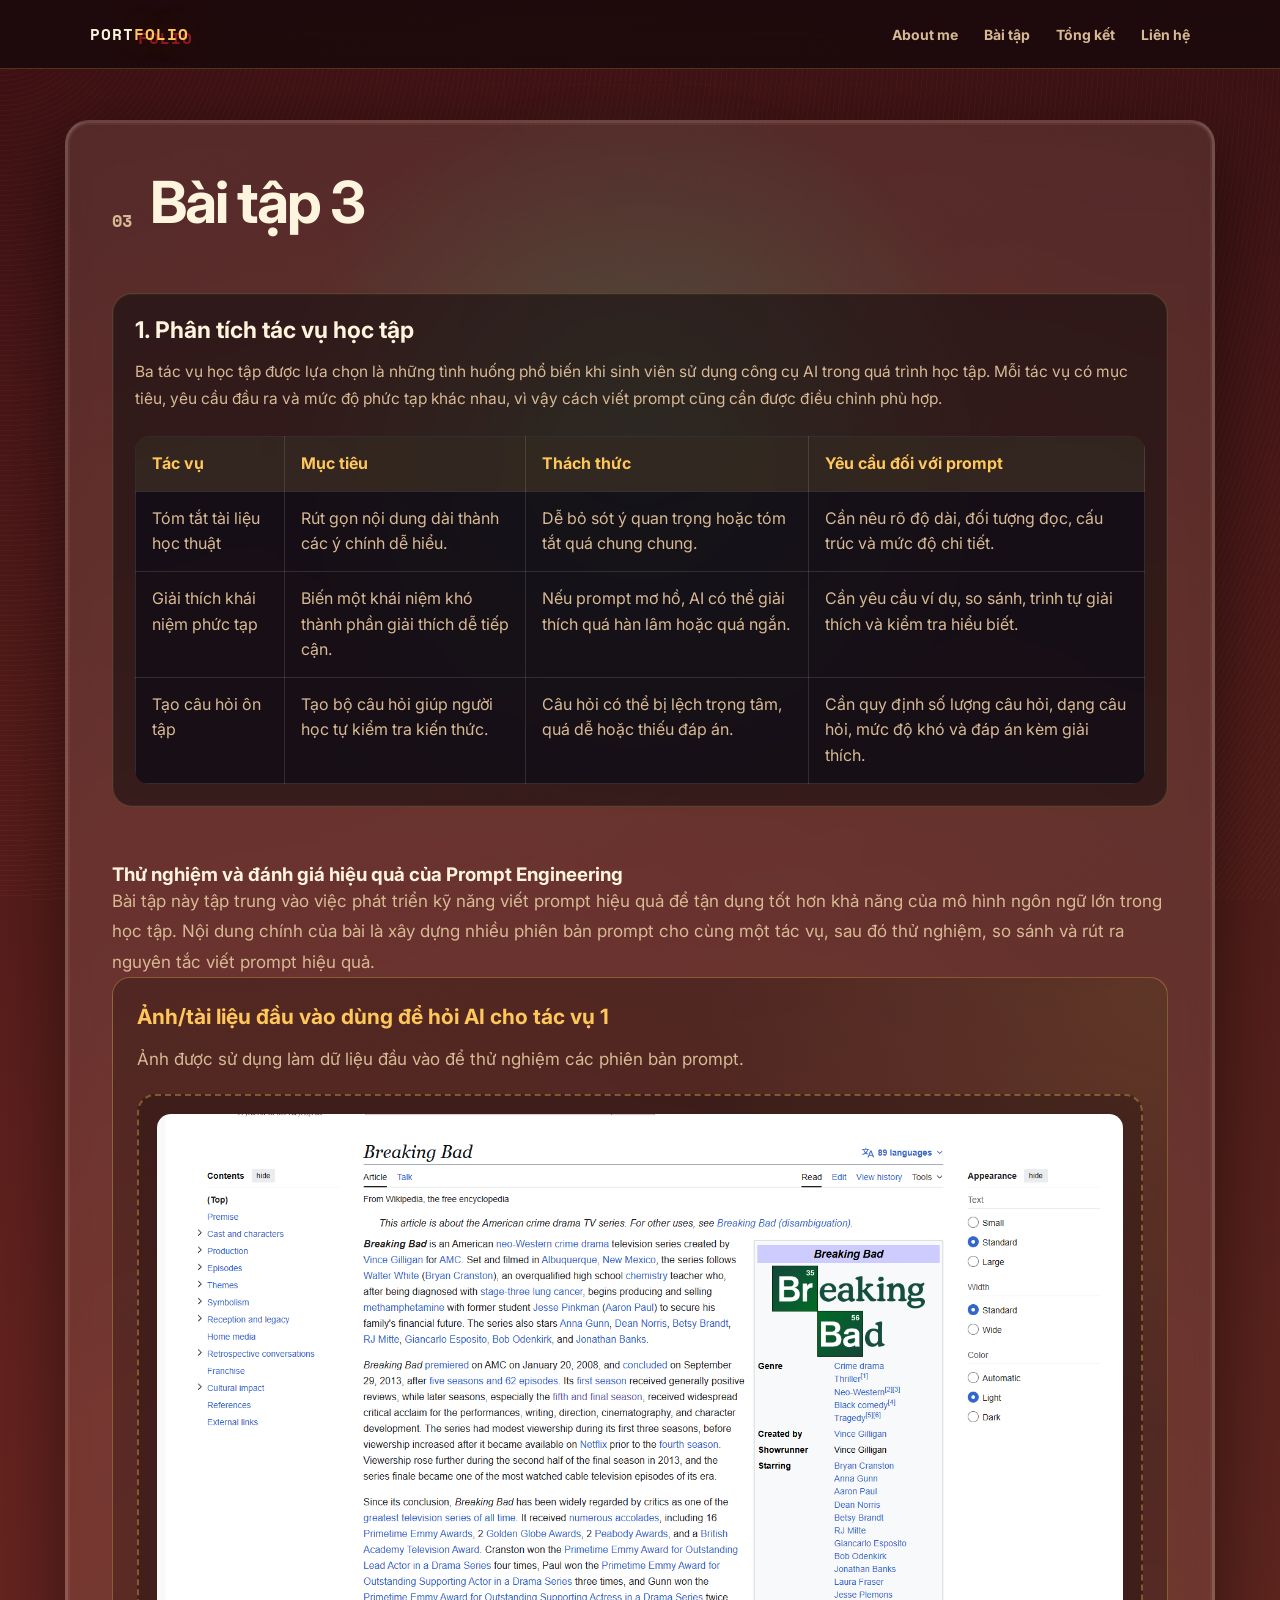
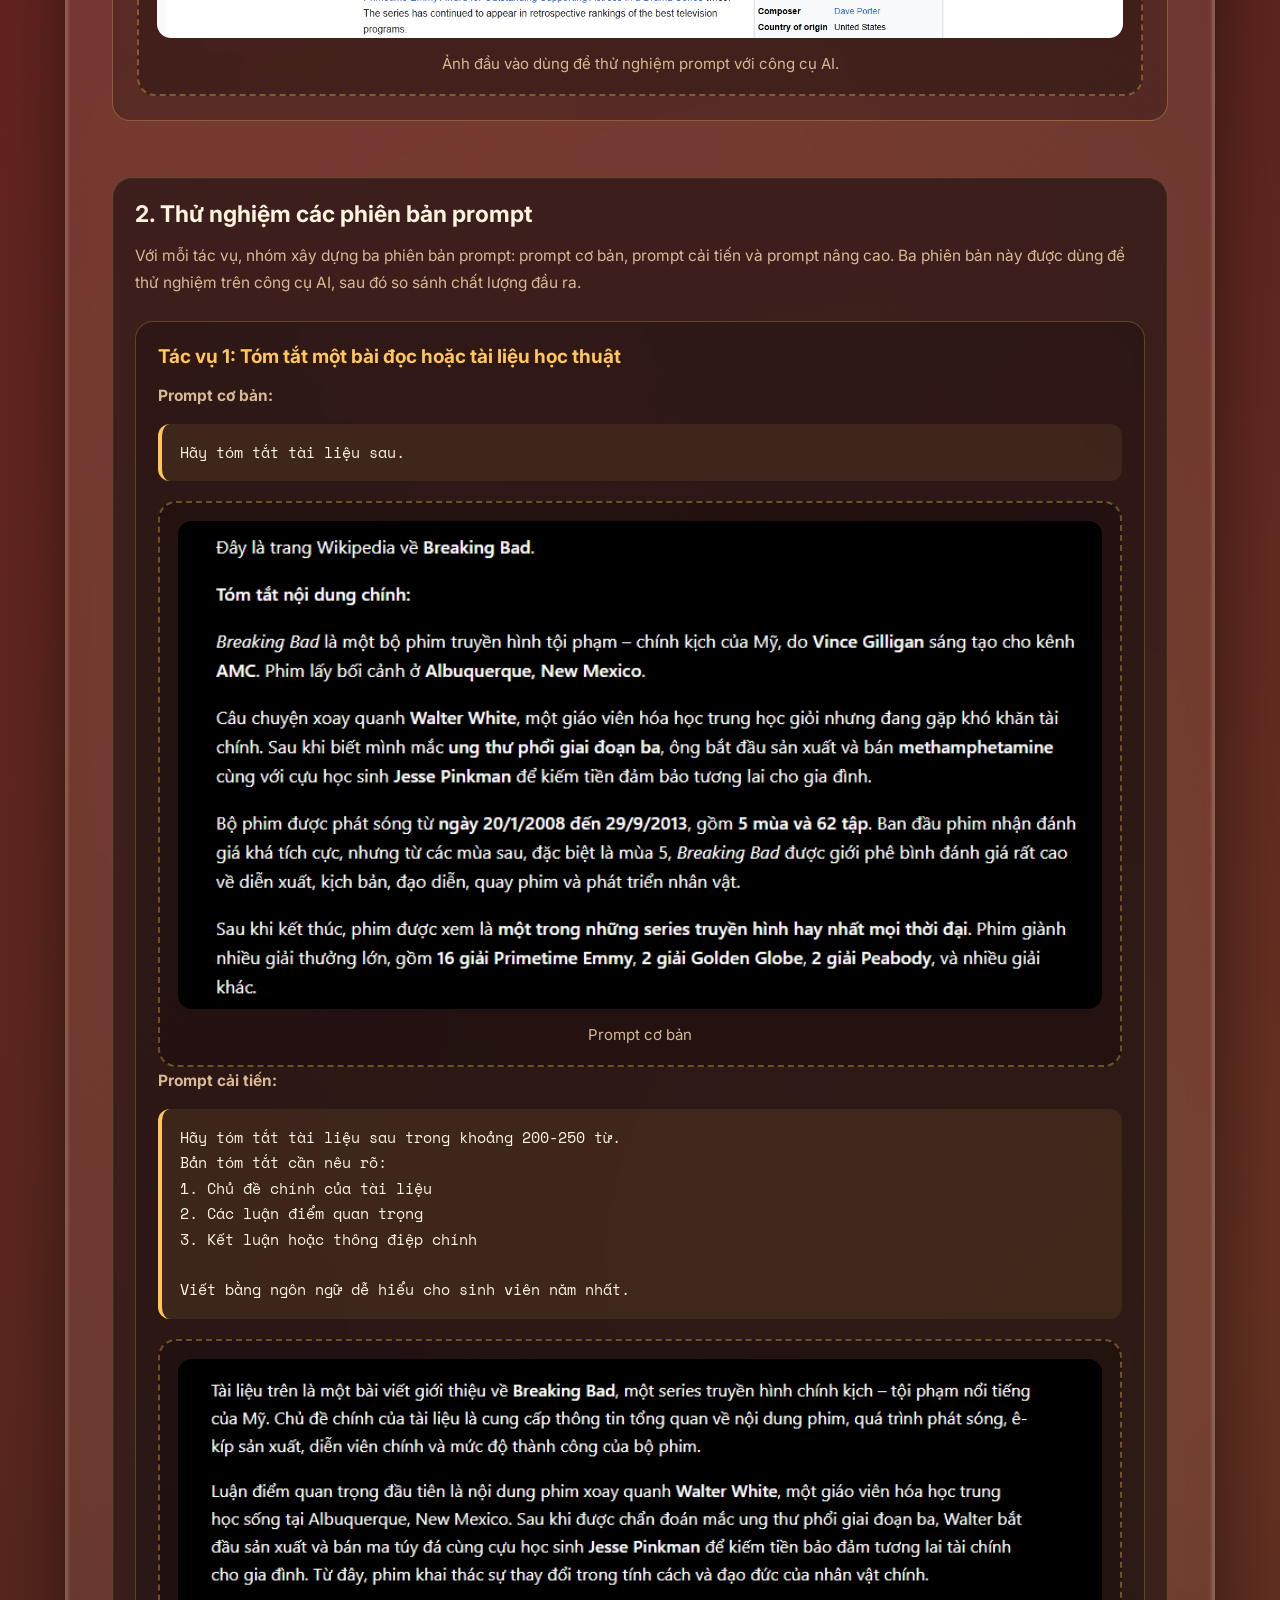
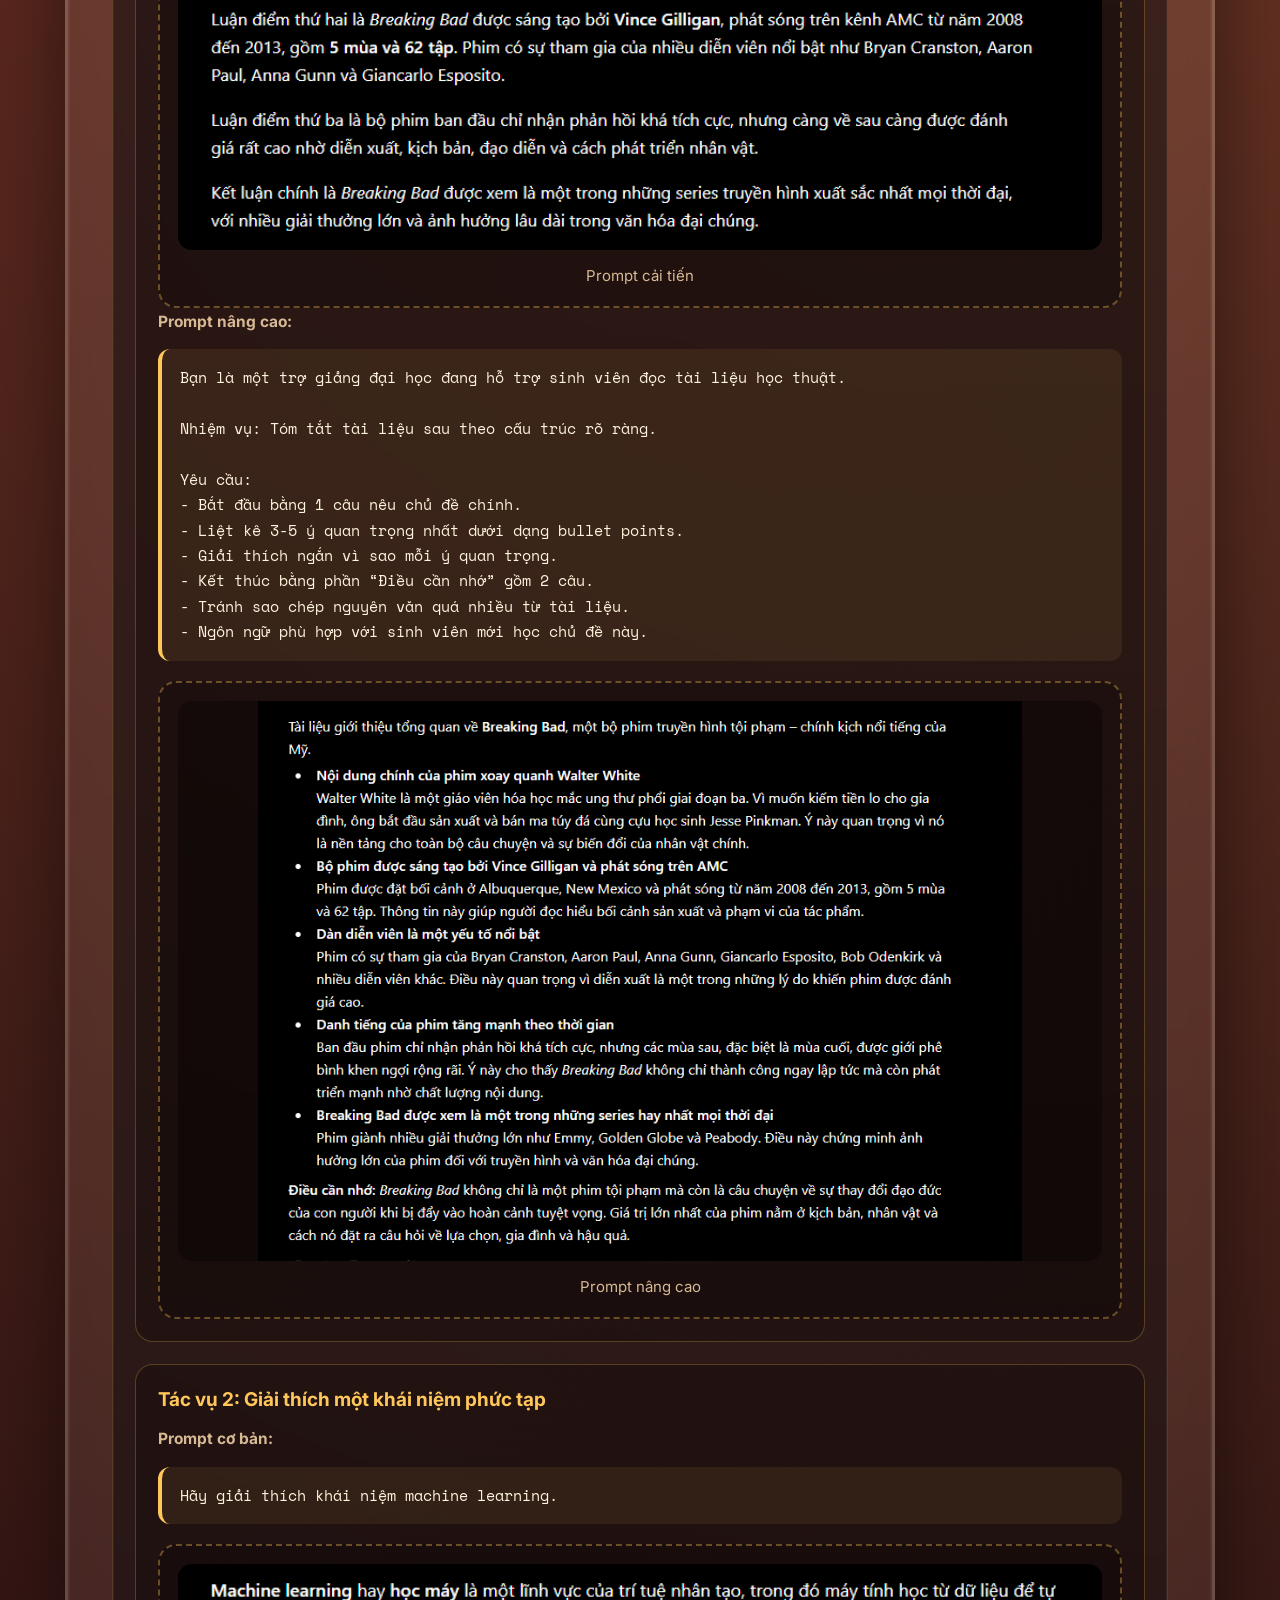
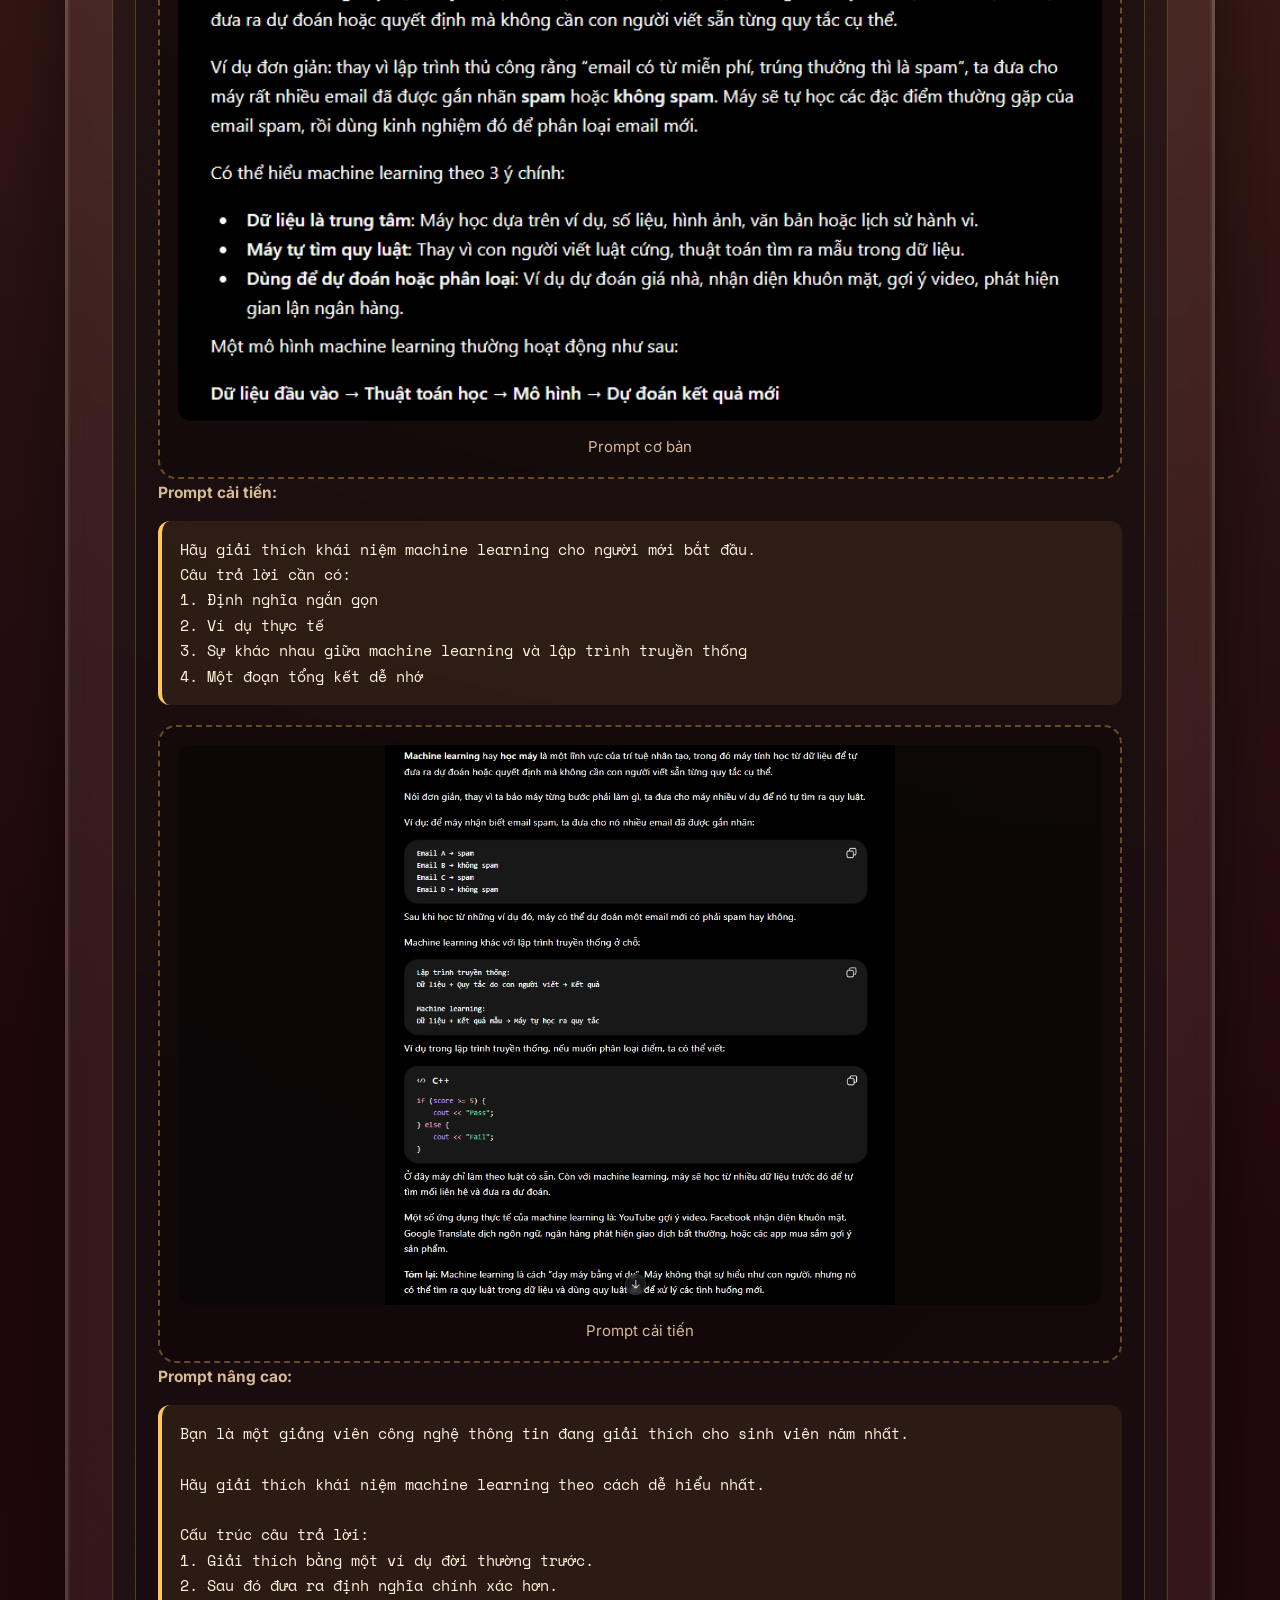
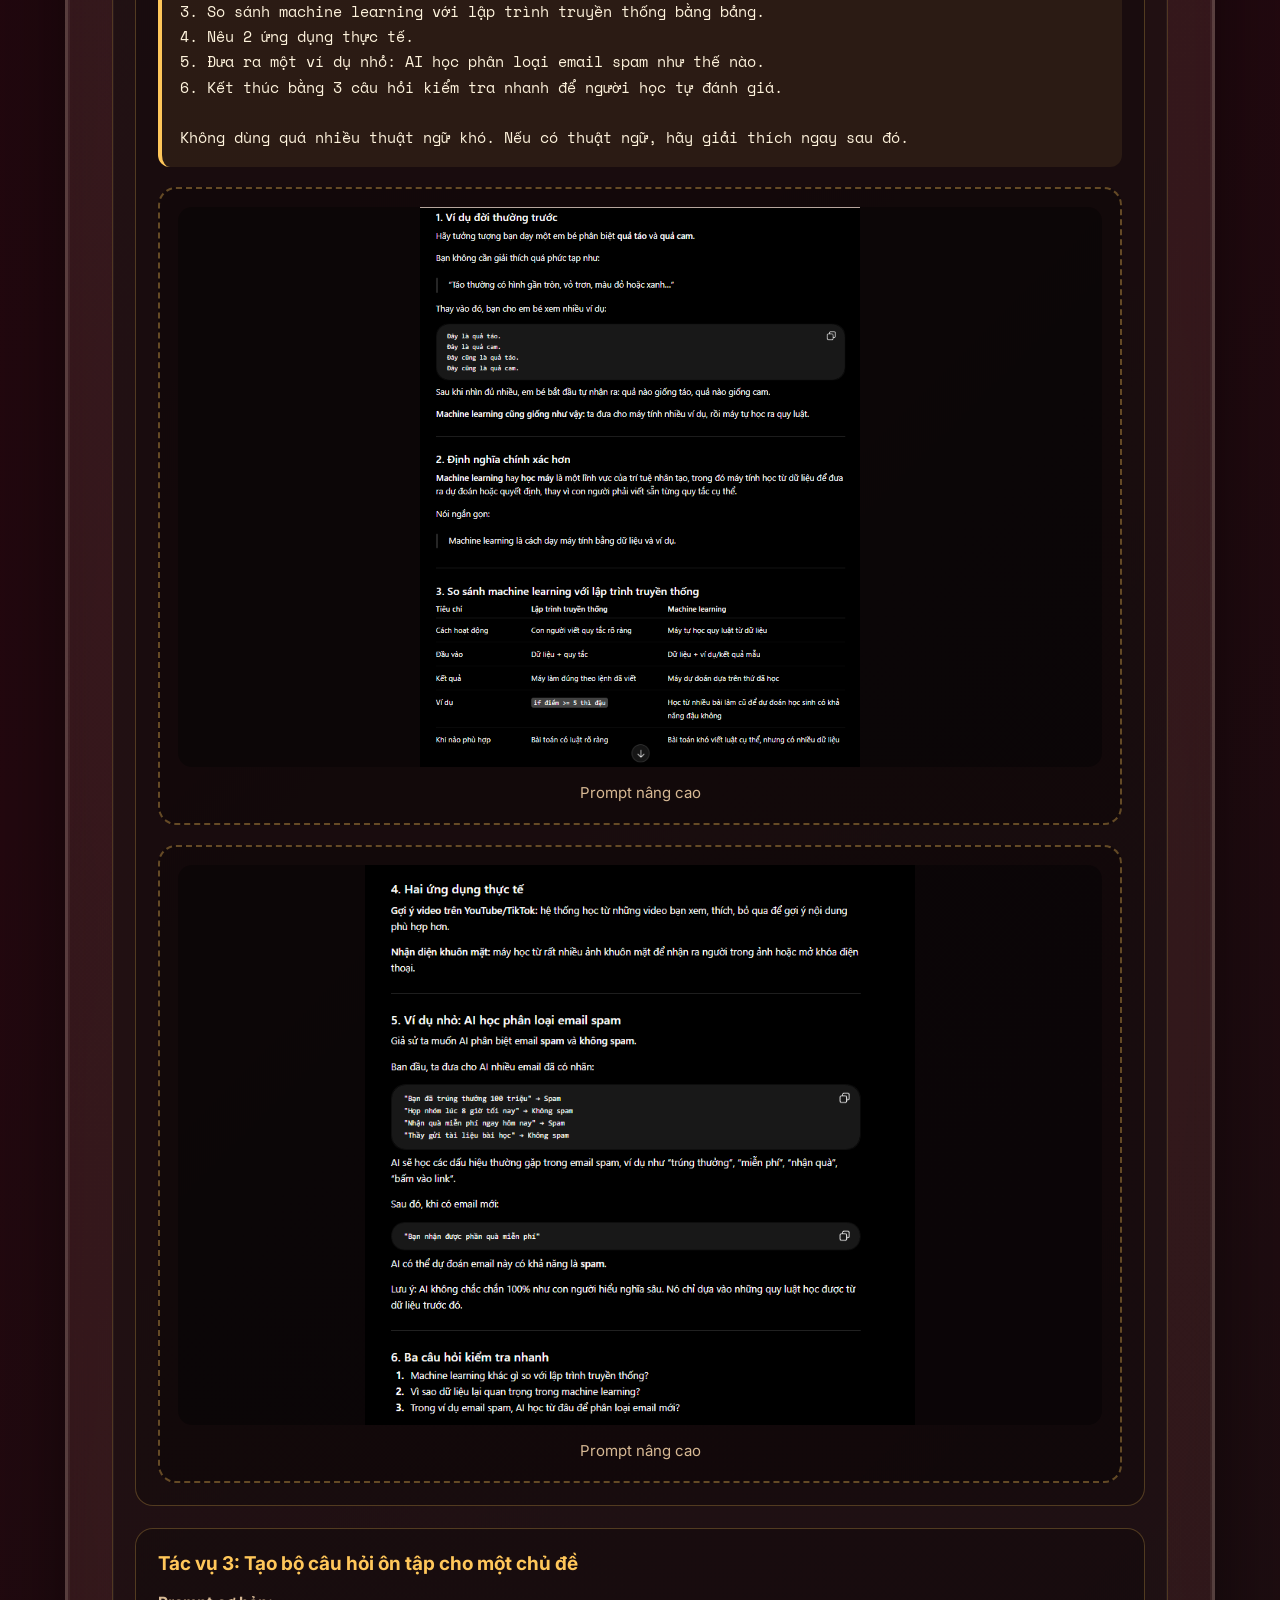
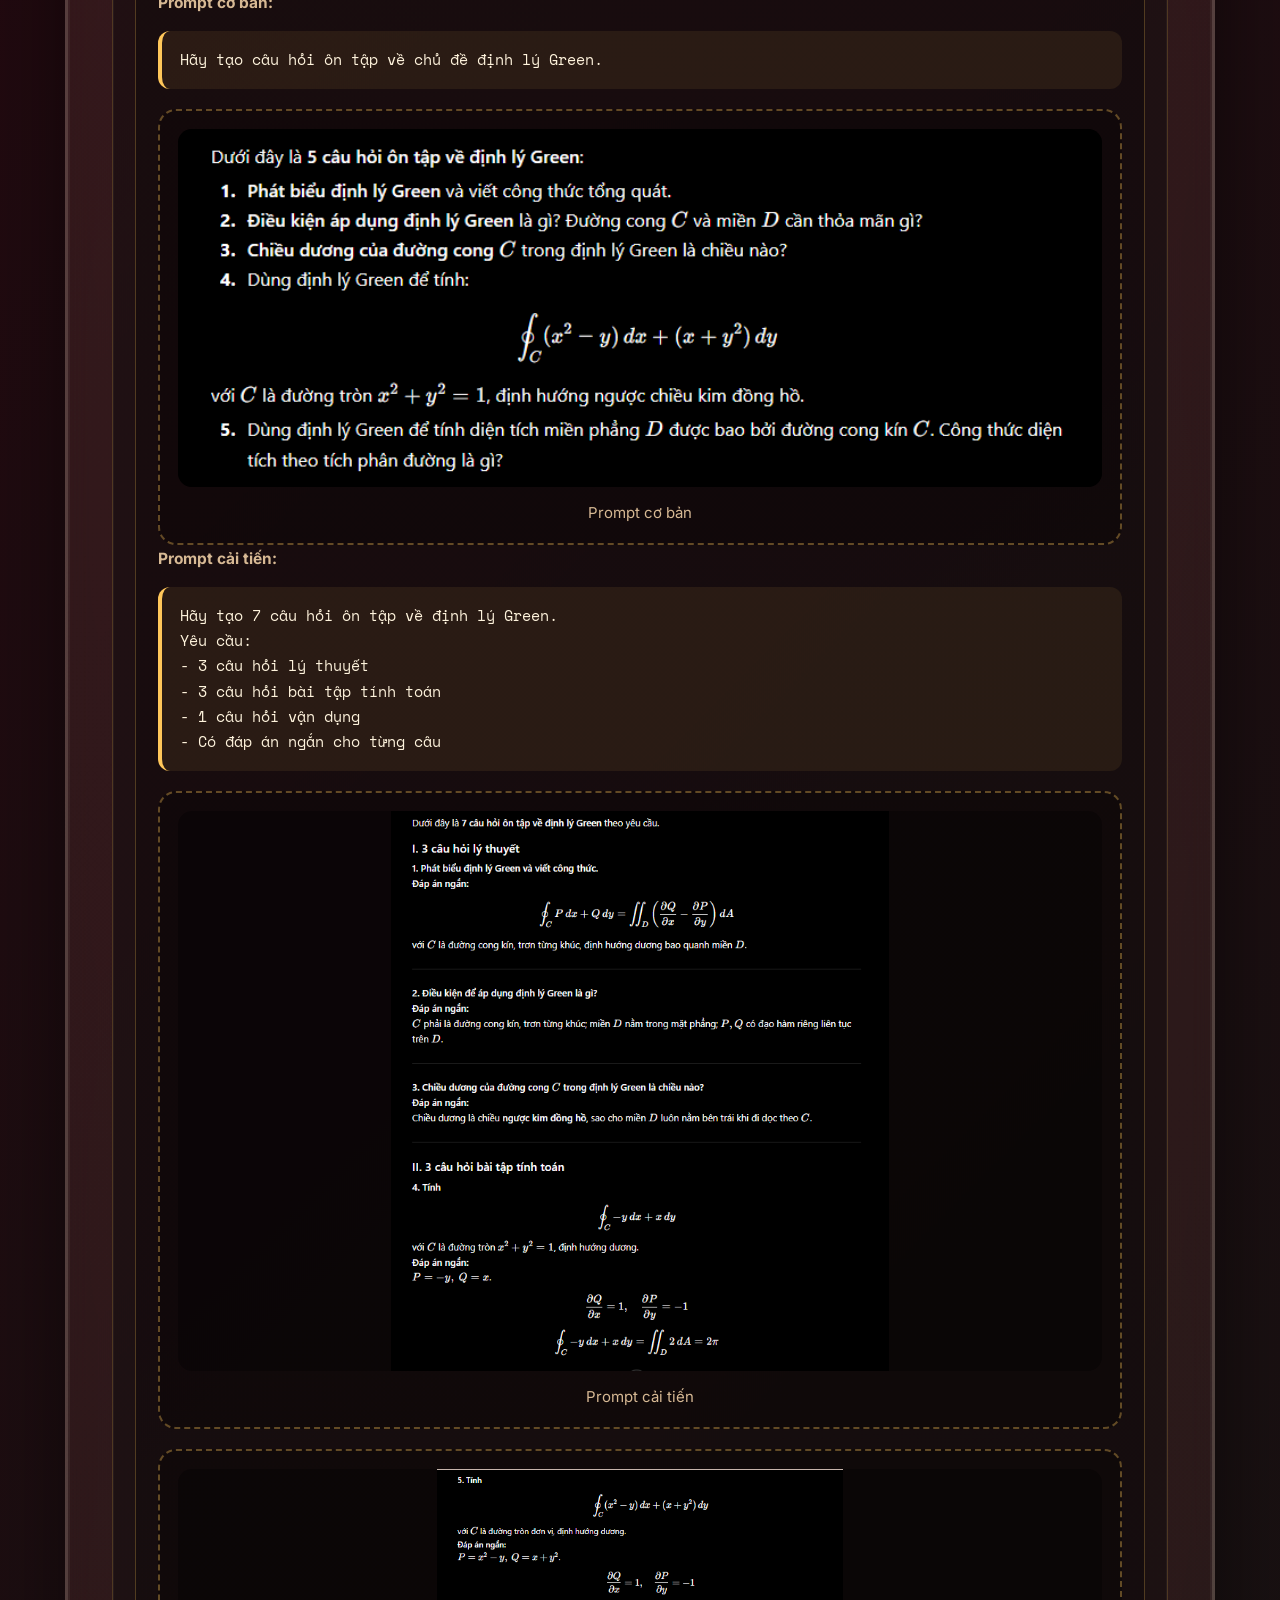
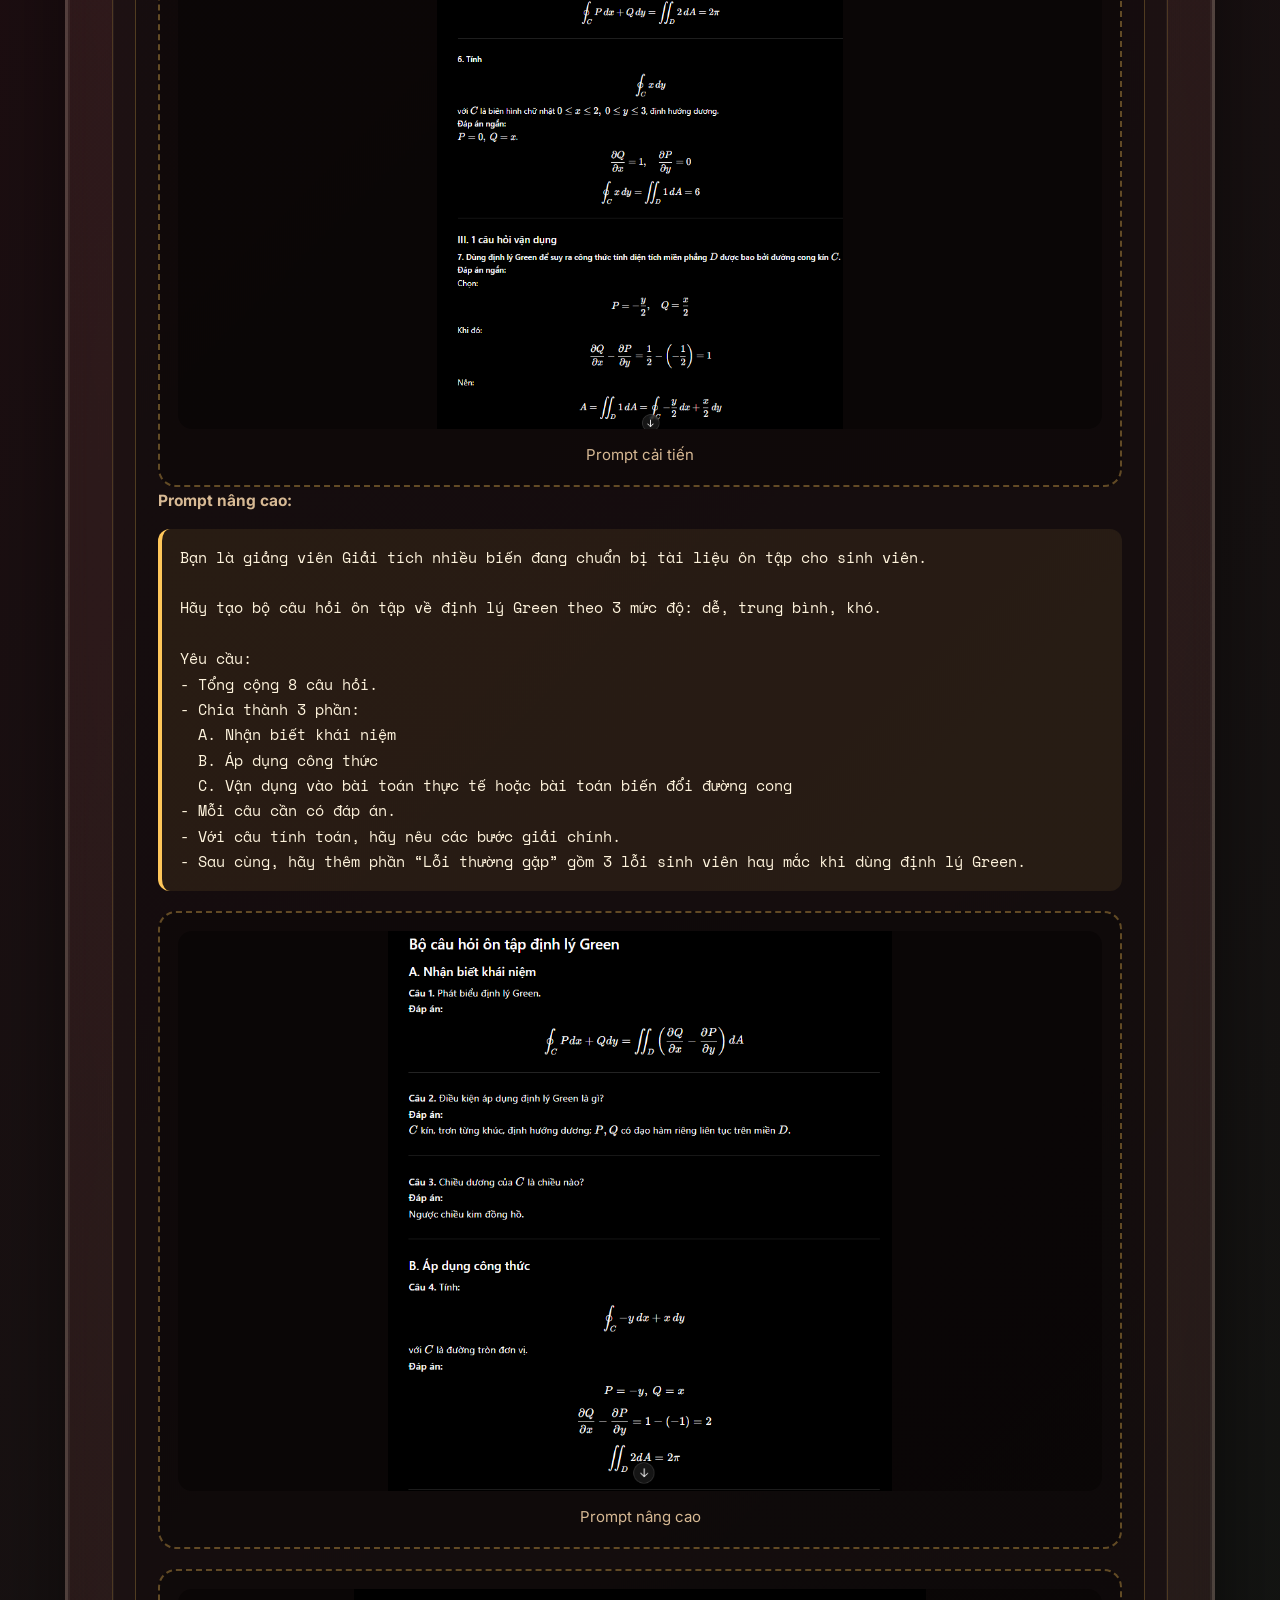
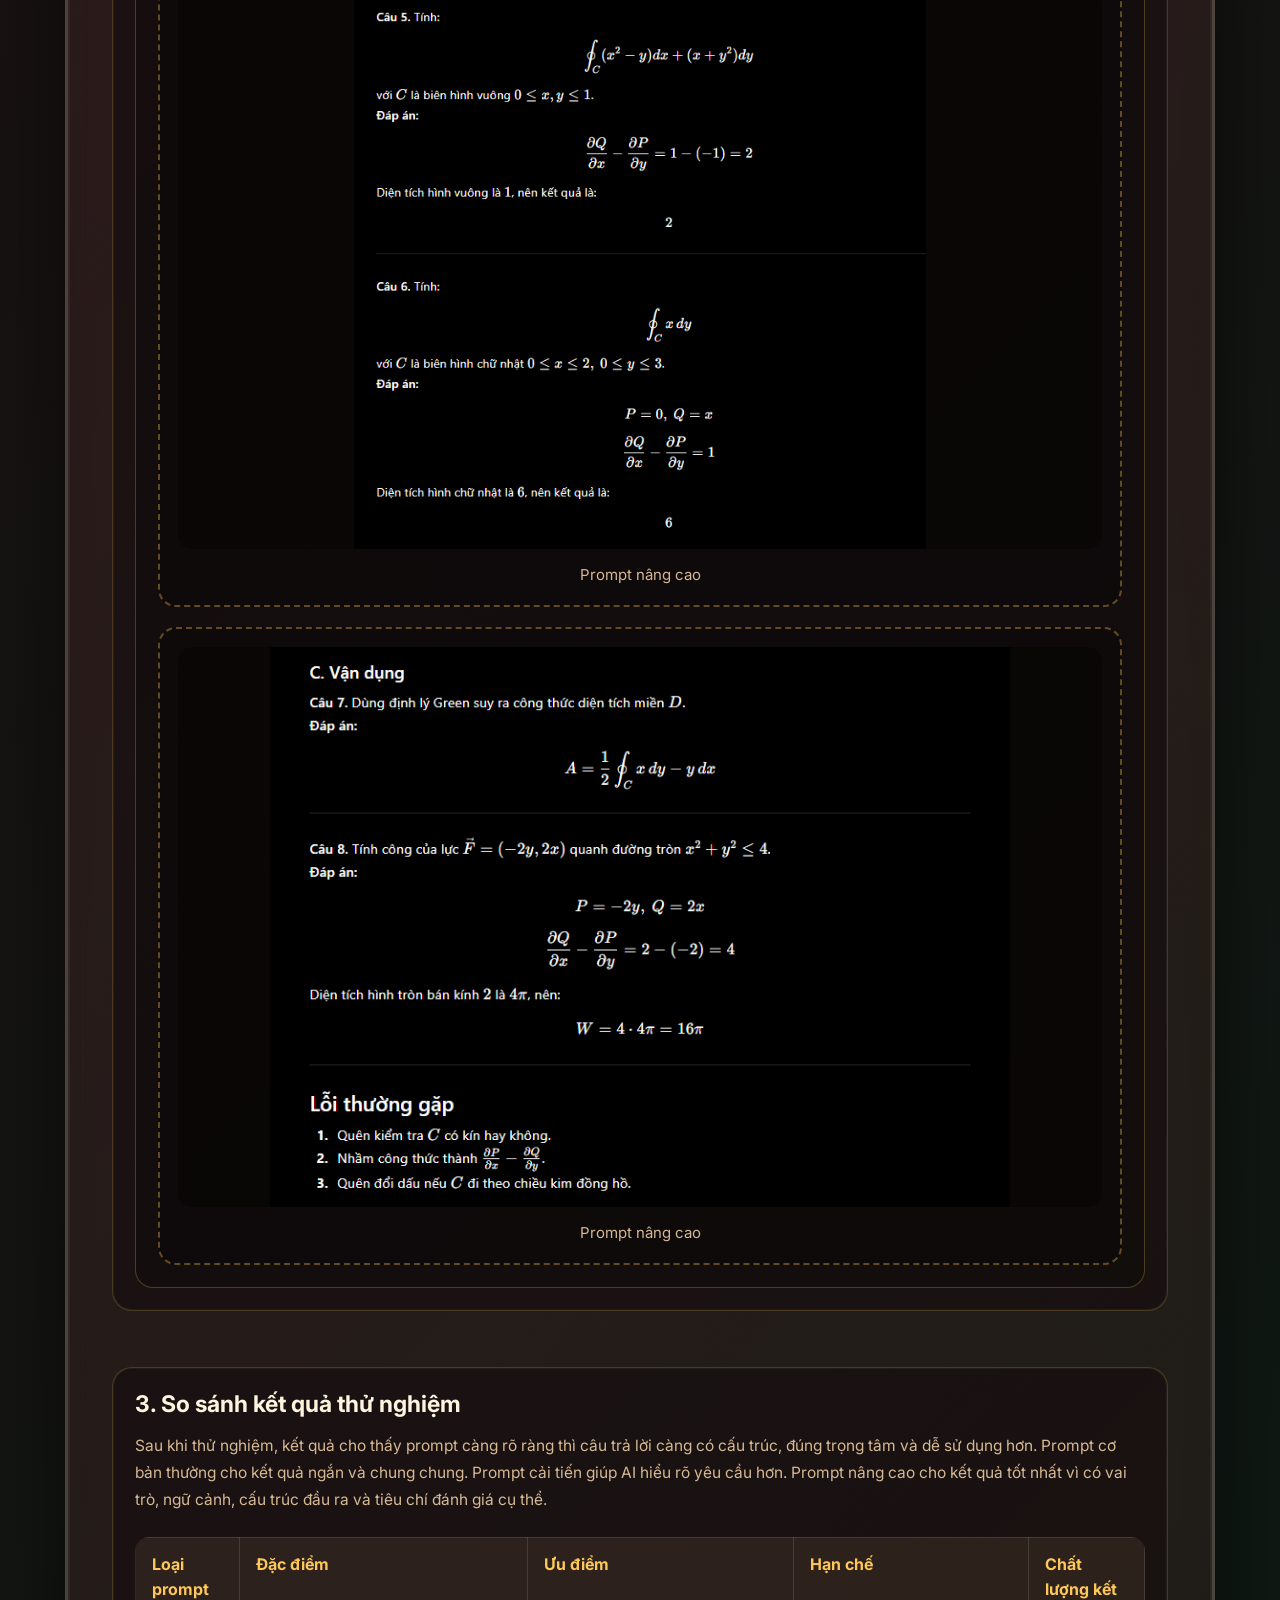
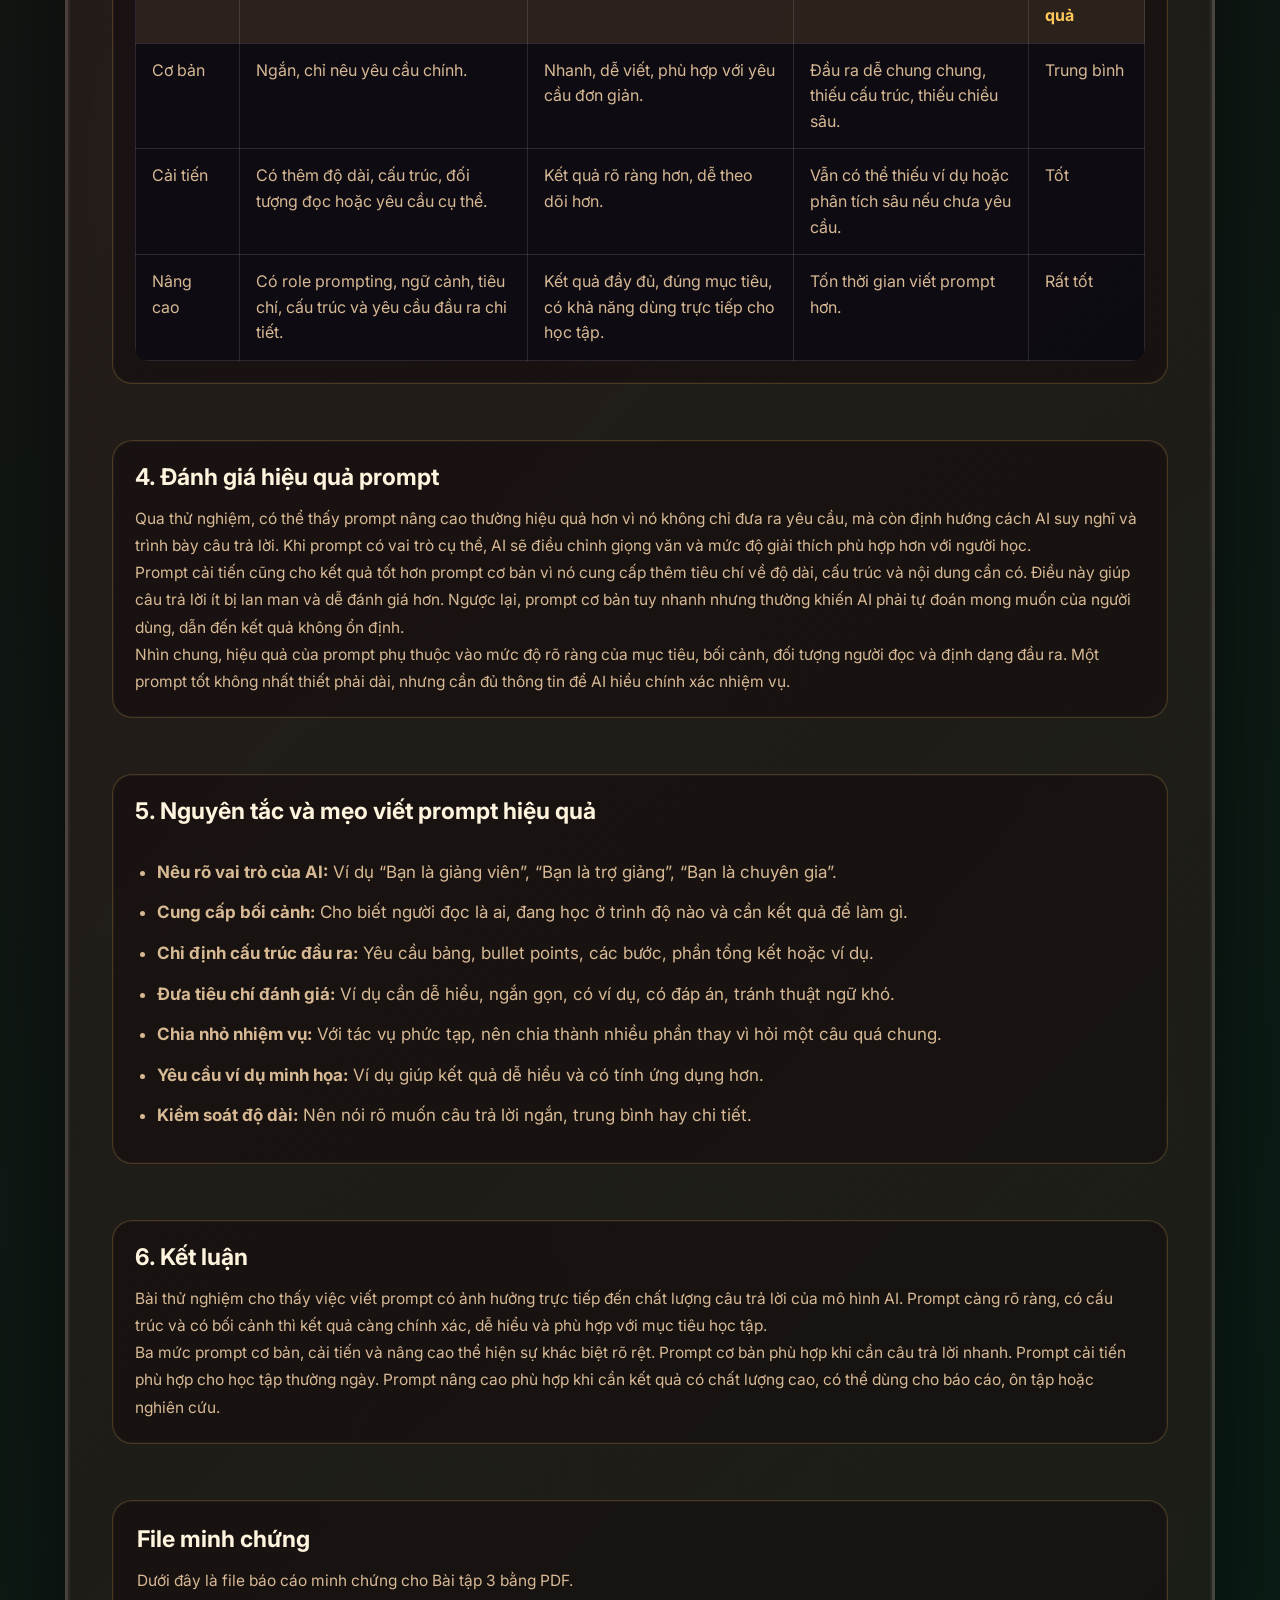
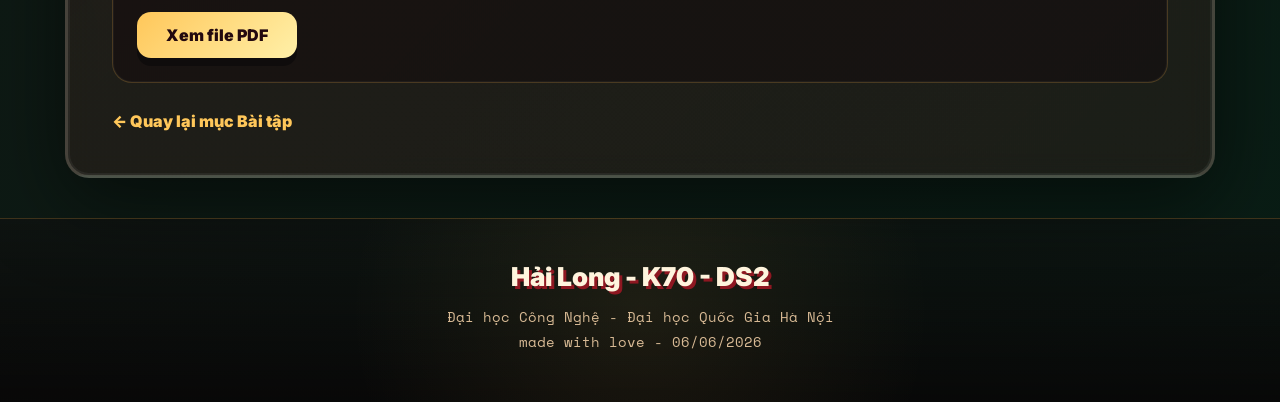
<file: baitap3.html>
<!DOCTYPE html>
<html lang="vi">
<head>
  <meta charset="UTF-8" />
  <meta name="viewport" content="width=device-width, initial-scale=1.0" />
  <title>Bài tập 3 - Portfolio</title>

  <link rel="preconnect" href="https://fonts.googleapis.com">
  <link rel="preconnect" href="https://fonts.gstatic.com" crossorigin>
  <link href="https://fonts.googleapis.com/css2?family=Inter:wght@400;600;700;900&family=Space+Mono:wght@400;700&display=swap" rel="stylesheet">
  <link rel="stylesheet" href="styles.css" />

  <style>
    /* Chỉ áp dụng cho bài 3 */
    .bai3-page .detail-content {
      max-width: 1150px;
      width: min(1150px, 92vw);
    }

    .bai3-page .assignment-card {
      margin-top: 56px;
      margin-bottom: 56px;
      min-height: auto;
    }

    .bai3-page .prompt-group {
      display: grid;
      gap: 22px;
      margin-top: 24px;
    }

    .bai3-page .prompt-box {
      padding: 22px;
      border-radius: 18px;
      border: 1px solid rgba(255, 199, 90, 0.25);
      background: rgba(0, 0, 0, 0.22);
    }

    .bai3-page .prompt-box h4 {
      margin-bottom: 12px;
      color: var(--gold);
      font-size: 19px;
      line-height: 1.4;
    }

    .bai3-page .prompt-box p {
      color: var(--muted);
      line-height: 1.8;
      margin-bottom: 10px;
    }

    .bai3-page .prompt-text {
      margin-top: 14px;
      padding: 16px 18px;
      border-left: 4px solid var(--gold);
      border-radius: 12px;
      background: rgba(255, 199, 90, 0.08);
      color: var(--text);
      line-height: 1.75;
      font-family: "Space Mono", monospace;
      font-size: 14.5px;
      white-space: pre-wrap;
    }

    .bai3-page .compare-table-wrap {
      width: 100%;
      overflow-x: auto;
      margin-top: 24px;
    }

    .bai3-page .compare-table {
      width: 100%;
      min-width: 900px;
      border-collapse: collapse;
      background: rgba(8, 8, 20, 0.65);
      border-radius: 14px;
      overflow: hidden;
    }

    .bai3-page .compare-table th,
    .bai3-page .compare-table td {
      padding: 14px 16px;
      border: 1px solid rgba(255, 255, 255, 0.12);
      text-align: left;
      vertical-align: top;
      line-height: 1.6;
    }

    .bai3-page .compare-table th {
      color: var(--gold);
      background: rgba(255, 199, 90, 0.12);
    }

    .bai3-page .compare-table td {
      color: var(--muted);
    }

    .bai3-page .screenshot-placeholder {
      margin-top: 18px;
      padding: 40px 24px;
      border: 2px dashed rgba(255, 199, 90, 0.35);
      border-radius: 18px;
      text-align: center;
      color: var(--muted);
      background: rgba(0, 0, 0, 0.18);
    }

    .bai3-page .tip-list li {
      margin-bottom: 10px;
    }
    .bai3-page .source-image-card {
  padding: 24px;
  border-radius: 18px;
  border: 1px solid rgba(255, 199, 90, 0.32);
  background:
    radial-gradient(circle at top right, rgba(255, 199, 90, 0.1), transparent 36%),
    rgba(0, 0, 0, 0.24);
}

.bai3-page .source-image-card h4 {
  margin-bottom: 12px;
  color: var(--gold);
  font-size: 21px;
  line-height: 1.4;
}

.bai3-page .source-image-card p {
  color: var(--muted);
  line-height: 1.8;
}

.bai3-page .source-image-box {
  margin-top: 20px;
  padding: 18px;
  border-radius: 18px;
  border: 2px dashed rgba(255, 199, 90, 0.35);
  background: rgba(0, 0, 0, 0.25);
}

.bai3-page .source-image-box img {
  display: block;
  width: 100%;
  max-height: 560px;
  object-fit: contain;
  border-radius: 14px;
  background: rgba(0, 0, 0, 0.35);
}

.bai3-page .source-image-box figcaption {
  margin-top: 14px;
  color: var(--muted);
  font-size: 15px;
  line-height: 1.6;
  text-align: center;
}
  </style>
</head>

<body>
  <div class="noise"></div>
  <div class="table-glow"></div>

  <header class="navbar">
    <a href="index.html#hero" class="logo">PORT<span>FOLIO</span></a>

    <nav>
      <a href="index.html#about">About me</a>
      <a href="index.html#projects">Bài tập</a>
      <a href="index.html#summary">Tổng kết</a>
      <a href="index.html#contact">Liên hệ</a>
    </nav>
  </header>

  <main class="detail-page bai3-page">
    <section class="section panel glow-panel detail-content">
      
      <div class="section-title">
        <p>03</p>
        <h2>Bài tập 3</h2>
      </div>
            <!-- 1. PHÂN TÍCH -->
      <div class="assignment-card">
        <h3>1. Phân tích tác vụ học tập</h3>

        <p>
          Ba tác vụ học tập được lựa chọn là những tình huống phổ biến khi sinh viên sử dụng
          công cụ AI trong quá trình học tập. Mỗi tác vụ có mục tiêu, yêu cầu đầu ra và mức độ
          phức tạp khác nhau, vì vậy cách viết prompt cũng cần được điều chỉnh phù hợp.
        </p>

        <div class="compare-table-wrap">
          <table class="compare-table">
            <thead>
              <tr>
                <th>Tác vụ</th>
                <th>Mục tiêu</th>
                <th>Thách thức</th>
                <th>Yêu cầu đối với prompt</th>
              </tr>
            </thead>

            <tbody>
              <tr>
                <td>Tóm tắt tài liệu học thuật</td>
                <td>Rút gọn nội dung dài thành các ý chính dễ hiểu.</td>
                <td>Dễ bỏ sót ý quan trọng hoặc tóm tắt quá chung chung.</td>
                <td>Cần nêu rõ độ dài, đối tượng đọc, cấu trúc và mức độ chi tiết.</td>
              </tr>

              <tr>
                <td>Giải thích khái niệm phức tạp</td>
                <td>Biến một khái niệm khó thành phần giải thích dễ tiếp cận.</td>
                <td>Nếu prompt mơ hồ, AI có thể giải thích quá hàn lâm hoặc quá ngắn.</td>
                <td>Cần yêu cầu ví dụ, so sánh, trình tự giải thích và kiểm tra hiểu biết.</td>
              </tr>

              <tr>
                <td>Tạo câu hỏi ôn tập</td>
                <td>Tạo bộ câu hỏi giúp người học tự kiểm tra kiến thức.</td>
                <td>Câu hỏi có thể bị lệch trọng tâm, quá dễ hoặc thiếu đáp án.</td>
                <td>Cần quy định số lượng câu hỏi, dạng câu hỏi, mức độ khó và đáp án kèm giải thích.</td>
              </tr>
            </tbody>
          </table>
        </div>
      </div>
      <h3>Thử nghiệm và đánh giá hiệu quả của Prompt Engineering</h3>

      <p>
        Bài tập này tập trung vào việc phát triển kỹ năng viết prompt hiệu quả để tận dụng
        tốt hơn khả năng của mô hình ngôn ngữ lớn trong học tập. Nội dung chính của bài là
        xây dựng nhiều phiên bản prompt cho cùng một tác vụ, sau đó thử nghiệm, so sánh
        và rút ra nguyên tắc viết prompt hiệu quả.
      </p>
      <div class="source-image-card">
  <h4>Ảnh/tài liệu đầu vào dùng để hỏi AI cho tác vụ 1</h4>

  <p>
    Ảnh được sử dụng làm dữ liệu đầu vào để thử nghiệm các phiên bản prompt.
  </p>

  <figure class="source-image-box">
    <img src="images/b3/im.PNG" alt="Ảnh đầu vào dùng để hỏi AI bằng prompt">
    <figcaption>Ảnh đầu vào dùng để thử nghiệm prompt với công cụ AI.</figcaption>
  </figure>
</div>

      <!-- 2. THỬ NGHIỆM -->
      <div class="assignment-card">
        <h3>2. Thử nghiệm các phiên bản prompt</h3>

        <p>
          Với mỗi tác vụ, nhóm xây dựng ba phiên bản prompt: prompt cơ bản, prompt cải tiến
          và prompt nâng cao. Ba phiên bản này được dùng để thử nghiệm trên công cụ AI,
          sau đó so sánh chất lượng đầu ra.
        </p>

        <!-- Tác vụ 1 -->
        <div class="prompt-group">
          <div class="prompt-box">
            <h4>Tác vụ 1: Tóm tắt một bài đọc hoặc tài liệu học thuật</h4>

            <p><strong>Prompt cơ bản:</strong></p>
            <div class="prompt-text">Hãy tóm tắt tài liệu sau.</div>
            <figure class="source-image-box">
    <img src="images/b3/1.PNG" alt="Ảnh đầu vào dùng để hỏi AI bằng prompt">
    <figcaption>Prompt cơ bản</figcaption>
  </figure>
            <p><strong>Prompt cải tiến:</strong></p>
            <div class="prompt-text">Hãy tóm tắt tài liệu sau trong khoảng 200-250 từ. 
Bản tóm tắt cần nêu rõ:
1. Chủ đề chính của tài liệu
2. Các luận điểm quan trọng
3. Kết luận hoặc thông điệp chính

Viết bằng ngôn ngữ dễ hiểu cho sinh viên năm nhất.</div>
              <figure class="source-image-box">
    <img src="images/b3/2.PNG" alt="Ảnh đầu vào dùng để hỏi AI bằng prompt">
    <figcaption>Prompt cải tiến</figcaption>
  </figure>
            <p><strong>Prompt nâng cao:</strong></p>
            <div class="prompt-text">Bạn là một trợ giảng đại học đang hỗ trợ sinh viên đọc tài liệu học thuật.

Nhiệm vụ: Tóm tắt tài liệu sau theo cấu trúc rõ ràng.

Yêu cầu:
- Bắt đầu bằng 1 câu nêu chủ đề chính.
- Liệt kê 3-5 ý quan trọng nhất dưới dạng bullet points.
- Giải thích ngắn vì sao mỗi ý quan trọng.
- Kết thúc bằng phần “Điều cần nhớ” gồm 2 câu.
- Tránh sao chép nguyên văn quá nhiều từ tài liệu.
- Ngôn ngữ phù hợp với sinh viên mới học chủ đề này.
</div>
<figure class="source-image-box">
    <img src="images/b3/3.PNG" alt="Ảnh đầu vào dùng để hỏi AI bằng prompt">
    <figcaption>Prompt nâng cao</figcaption>
  </figure>
          </div>

          <!-- Tác vụ 2 -->
          <div class="prompt-box">
            <h4>Tác vụ 2: Giải thích một khái niệm phức tạp</h4>

            <p><strong>Prompt cơ bản:</strong></p>
            <div class="prompt-text">Hãy giải thích khái niệm machine learning.</div>
            <figure class="source-image-box">
    <img src="images/b3/4.PNG" alt="Ảnh đầu vào dùng để hỏi AI bằng prompt">
    <figcaption>Prompt cơ bản</figcaption>
  </figure>
            <p><strong>Prompt cải tiến:</strong></p>
            <div class="prompt-text">Hãy giải thích khái niệm machine learning cho người mới bắt đầu.
Câu trả lời cần có:
1. Định nghĩa ngắn gọn
2. Ví dụ thực tế
3. Sự khác nhau giữa machine learning và lập trình truyền thống
4. Một đoạn tổng kết dễ nhớ</div>
<figure class="source-image-box">
    <img src="images/b3/5.PNG" alt="Ảnh đầu vào dùng để hỏi AI bằng prompt">
    <figcaption>Prompt cải tiến</figcaption>
  </figure>
            <p><strong>Prompt nâng cao:</strong></p>
            <div class="prompt-text">Bạn là một giảng viên công nghệ thông tin đang giải thích cho sinh viên năm nhất.

Hãy giải thích khái niệm machine learning theo cách dễ hiểu nhất.

Cấu trúc câu trả lời:
1. Giải thích bằng một ví dụ đời thường trước.
2. Sau đó đưa ra định nghĩa chính xác hơn.
3. So sánh machine learning với lập trình truyền thống bằng bảng.
4. Nêu 2 ứng dụng thực tế.
5. Đưa ra một ví dụ nhỏ: AI học phân loại email spam như thế nào.
6. Kết thúc bằng 3 câu hỏi kiểm tra nhanh để người học tự đánh giá.

Không dùng quá nhiều thuật ngữ khó. Nếu có thuật ngữ, hãy giải thích ngay sau đó.</div>
<figure class="source-image-box">
    <img src="images/b3/6.PNG" alt="Ảnh đầu vào dùng để hỏi AI bằng prompt">
    <figcaption>Prompt nâng cao</figcaption>
  </figure>
<figure class="source-image-box">
    <img src="images/b3/7.PNG" alt="Ảnh đầu vào dùng để hỏi AI bằng prompt">
    <figcaption>Prompt nâng cao</figcaption>
  </figure>
          </div>

          <!-- Tác vụ 3 -->
          <div class="prompt-box">
            <h4>Tác vụ 3: Tạo bộ câu hỏi ôn tập cho một chủ đề</h4>

            <p><strong>Prompt cơ bản:</strong></p>
            <div class="prompt-text">Hãy tạo câu hỏi ôn tập về chủ đề định lý Green.</div>
            <figure class="source-image-box">
    <img src="images/b3/8.PNG" alt="Ảnh đầu vào dùng để hỏi AI bằng prompt">
    <figcaption>Prompt cơ bản</figcaption>
  </figure>
            <p><strong>Prompt cải tiến:</strong></p>
            <div class="prompt-text">Hãy tạo 7 câu hỏi ôn tập về định lý Green.
Yêu cầu:
- 3 câu hỏi lý thuyết
- 3 câu hỏi bài tập tính toán
- 1 câu hỏi vận dụng
- Có đáp án ngắn cho từng câu</div>
<figure class="source-image-box">
    <img src="images/b3/9.PNG" alt="Ảnh đầu vào dùng để hỏi AI bằng prompt">
    <figcaption>Prompt cải tiến</figcaption>
  </figure>
  <figure class="source-image-box">
    <img src="images/b3/10.PNG" alt="Ảnh đầu vào dùng để hỏi AI bằng prompt">
    <figcaption>Prompt cải tiến</figcaption>
  </figure>
            <p><strong>Prompt nâng cao:</strong></p>
            <div class="prompt-text">Bạn là giảng viên Giải tích nhiều biến đang chuẩn bị tài liệu ôn tập cho sinh viên.

Hãy tạo bộ câu hỏi ôn tập về định lý Green theo 3 mức độ: dễ, trung bình, khó.

Yêu cầu:
- Tổng cộng 8 câu hỏi.
- Chia thành 3 phần:
  A. Nhận biết khái niệm
  B. Áp dụng công thức
  C. Vận dụng vào bài toán thực tế hoặc bài toán biến đổi đường cong
- Mỗi câu cần có đáp án.
- Với câu tính toán, hãy nêu các bước giải chính.
- Sau cùng, hãy thêm phần “Lỗi thường gặp” gồm 3 lỗi sinh viên hay mắc khi dùng định lý Green.</div>
  <figure class="source-image-box">
    <img src="images/b3/11.PNG" alt="Ảnh đầu vào dùng để hỏi AI bằng prompt">
    <figcaption>Prompt nâng cao</figcaption>
  </figure>
  <figure class="source-image-box">
    <img src="images/b3/12.PNG" alt="Ảnh đầu vào dùng để hỏi AI bằng prompt">
    <figcaption>Prompt nâng cao</figcaption>
  </figure>
    <figure class="source-image-box">
    <img src="images/b3/13.PNG" alt="Ảnh đầu vào dùng để hỏi AI bằng prompt">
    <figcaption>Prompt nâng cao</figcaption>
  </figure>
          </div>
        </div>
      </div>

      <!-- 3. BẢNG SO SÁNH -->
      <div class="assignment-card">
        <h3>3. So sánh kết quả thử nghiệm</h3>

        <p>
          Sau khi thử nghiệm, kết quả cho thấy prompt càng rõ ràng thì câu trả lời càng có cấu trúc,
          đúng trọng tâm và dễ sử dụng hơn. Prompt cơ bản thường cho kết quả ngắn và chung chung.
          Prompt cải tiến giúp AI hiểu rõ yêu cầu hơn. Prompt nâng cao cho kết quả tốt nhất vì có
          vai trò, ngữ cảnh, cấu trúc đầu ra và tiêu chí đánh giá cụ thể.
        </p>

        <div class="compare-table-wrap">
          <table class="compare-table">
            <thead>
              <tr>
                <th>Loại prompt</th>
                <th>Đặc điểm</th>
                <th>Ưu điểm</th>
                <th>Hạn chế</th>
                <th>Chất lượng kết quả</th>
              </tr>
            </thead>

            <tbody>
              <tr>
                <td>Cơ bản</td>
                <td>Ngắn, chỉ nêu yêu cầu chính.</td>
                <td>Nhanh, dễ viết, phù hợp với yêu cầu đơn giản.</td>
                <td>Đầu ra dễ chung chung, thiếu cấu trúc, thiếu chiều sâu.</td>
                <td>Trung bình</td>
              </tr>

              <tr>
                <td>Cải tiến</td>
                <td>Có thêm độ dài, cấu trúc, đối tượng đọc hoặc yêu cầu cụ thể.</td>
                <td>Kết quả rõ ràng hơn, dễ theo dõi hơn.</td>
                <td>Vẫn có thể thiếu ví dụ hoặc phân tích sâu nếu chưa yêu cầu.</td>
                <td>Tốt</td>
              </tr>

              <tr>
                <td>Nâng cao</td>
                <td>Có role prompting, ngữ cảnh, tiêu chí, cấu trúc và yêu cầu đầu ra chi tiết.</td>
                <td>Kết quả đầy đủ, đúng mục tiêu, có khả năng dùng trực tiếp cho học tập.</td>
                <td>Tốn thời gian viết prompt hơn.</td>
                <td>Rất tốt</td>
              </tr>
            </tbody>
          </table>
        </div>

      </div>

      <!-- 4. ĐÁNH GIÁ -->
      <div class="assignment-card">
        <h3>4. Đánh giá hiệu quả prompt</h3>

        <p>
          Qua thử nghiệm, có thể thấy prompt nâng cao thường hiệu quả hơn vì nó không chỉ đưa ra
          yêu cầu, mà còn định hướng cách AI suy nghĩ và trình bày câu trả lời. Khi prompt có vai trò
          cụ thể, AI sẽ điều chỉnh giọng văn và mức độ giải thích phù hợp hơn với người học.
        </p>

        <p>
          Prompt cải tiến cũng cho kết quả tốt hơn prompt cơ bản vì nó cung cấp thêm tiêu chí về
          độ dài, cấu trúc và nội dung cần có. Điều này giúp câu trả lời ít bị lan man và dễ đánh giá hơn.
          Ngược lại, prompt cơ bản tuy nhanh nhưng thường khiến AI phải tự đoán mong muốn của người dùng,
          dẫn đến kết quả không ổn định.
        </p>

        <p>
          Nhìn chung, hiệu quả của prompt phụ thuộc vào mức độ rõ ràng của mục tiêu, bối cảnh,
          đối tượng người đọc và định dạng đầu ra. Một prompt tốt không nhất thiết phải dài,
          nhưng cần đủ thông tin để AI hiểu chính xác nhiệm vụ.
        </p>
      </div>

      <!-- 5. NGUYÊN TẮC -->
      <div class="assignment-card">
        <h3>5. Nguyên tắc và mẹo viết prompt hiệu quả</h3>

        <ul class="tip-list">
          <li><strong>Nêu rõ vai trò của AI:</strong> Ví dụ “Bạn là giảng viên”, “Bạn là trợ giảng”, “Bạn là chuyên gia”.</li>
          <li><strong>Cung cấp bối cảnh:</strong> Cho biết người đọc là ai, đang học ở trình độ nào và cần kết quả để làm gì.</li>
          <li><strong>Chỉ định cấu trúc đầu ra:</strong> Yêu cầu bảng, bullet points, các bước, phần tổng kết hoặc ví dụ.</li>
          <li><strong>Đưa tiêu chí đánh giá:</strong> Ví dụ cần dễ hiểu, ngắn gọn, có ví dụ, có đáp án, tránh thuật ngữ khó.</li>
          <li><strong>Chia nhỏ nhiệm vụ:</strong> Với tác vụ phức tạp, nên chia thành nhiều phần thay vì hỏi một câu quá chung.</li>
          <li><strong>Yêu cầu ví dụ minh họa:</strong> Ví dụ giúp kết quả dễ hiểu và có tính ứng dụng hơn.</li>
          <li><strong>Kiểm soát độ dài:</strong> Nên nói rõ muốn câu trả lời ngắn, trung bình hay chi tiết.</li>
        </ul>
      </div>

      <!-- 6. KẾT LUẬN -->
      <div class="assignment-card">
        <h3>6. Kết luận</h3>

        <p>
          Bài thử nghiệm cho thấy việc viết prompt có ảnh hưởng trực tiếp đến chất lượng câu trả lời
          của mô hình AI. Prompt càng rõ ràng, có cấu trúc và có bối cảnh thì kết quả càng chính xác,
          dễ hiểu và phù hợp với mục tiêu học tập.
        </p>

        <p>
          Ba mức prompt cơ bản, cải tiến và nâng cao thể hiện sự khác biệt rõ rệt. Prompt cơ bản
          phù hợp khi cần câu trả lời nhanh. Prompt cải tiến phù hợp cho học tập thường ngày.
          Prompt nâng cao phù hợp khi cần kết quả có chất lượng cao, có thể dùng cho báo cáo,
          ôn tập hoặc nghiên cứu.
        </p>
      </div>
      <div class="principle-section">
        <h3>File minh chứng</h3>

        <p>
          Dưới đây là file báo cáo minh chứng cho Bài tập 3 bằng PDF.
        </p>

        <div class="download-row">
          <a class="download-link" href="filebaitap/b3.pdf" target="_blank">
            Xem file PDF
          </a>
        </div>
      </div>
      <a class="back-link" href="index.html#projects">← Quay lại mục Bài tập</a>

    </section>
  </main>

  <footer>
    <div class="footer-profile">
    <h3>Hải Long - K70 - DS2</h3>
  </div>
  <p class="footer-subtitle">
    Đại học Công Nghệ - Đại học Quốc Gia Hà Nội
  </p>
  <p class="footer-info">
    made with love - 06/06/2026
  </p>
  </footer>

  <script src="script.js"></script>
</body>
</html>
</file>
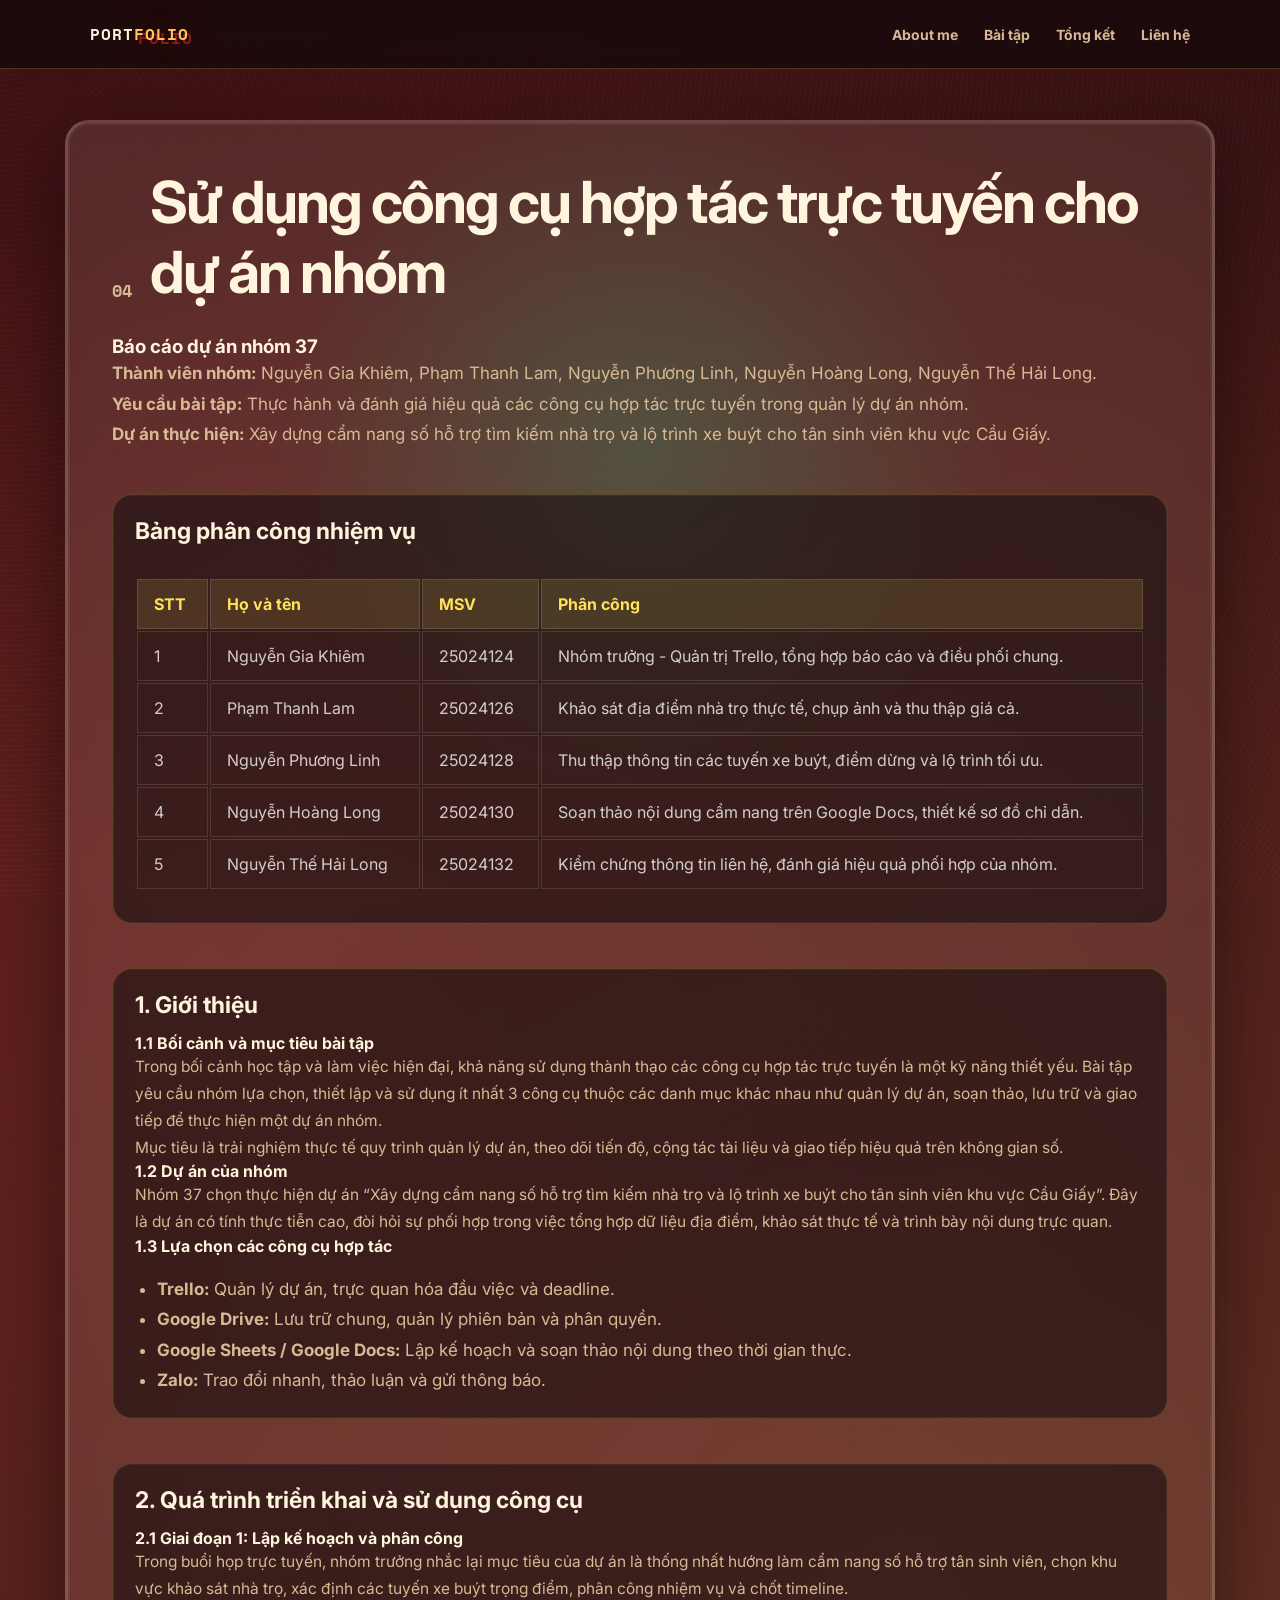
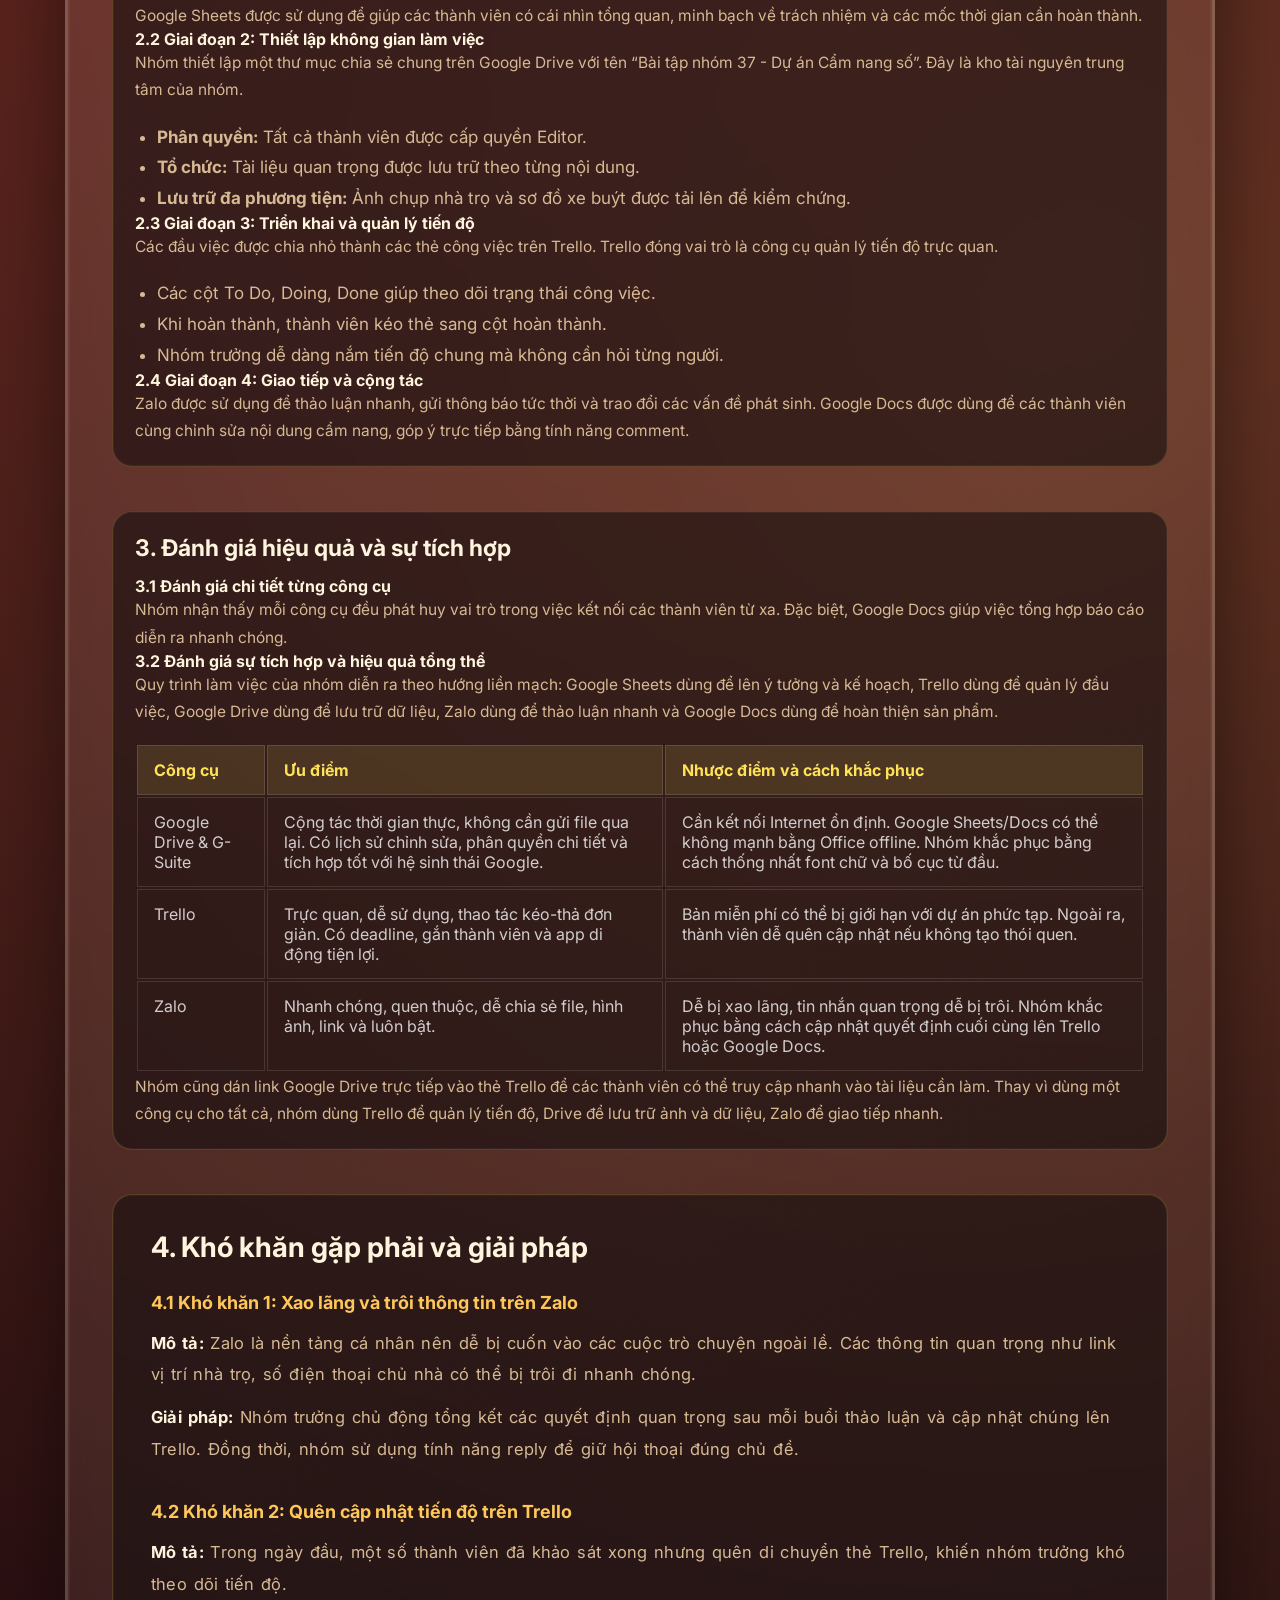
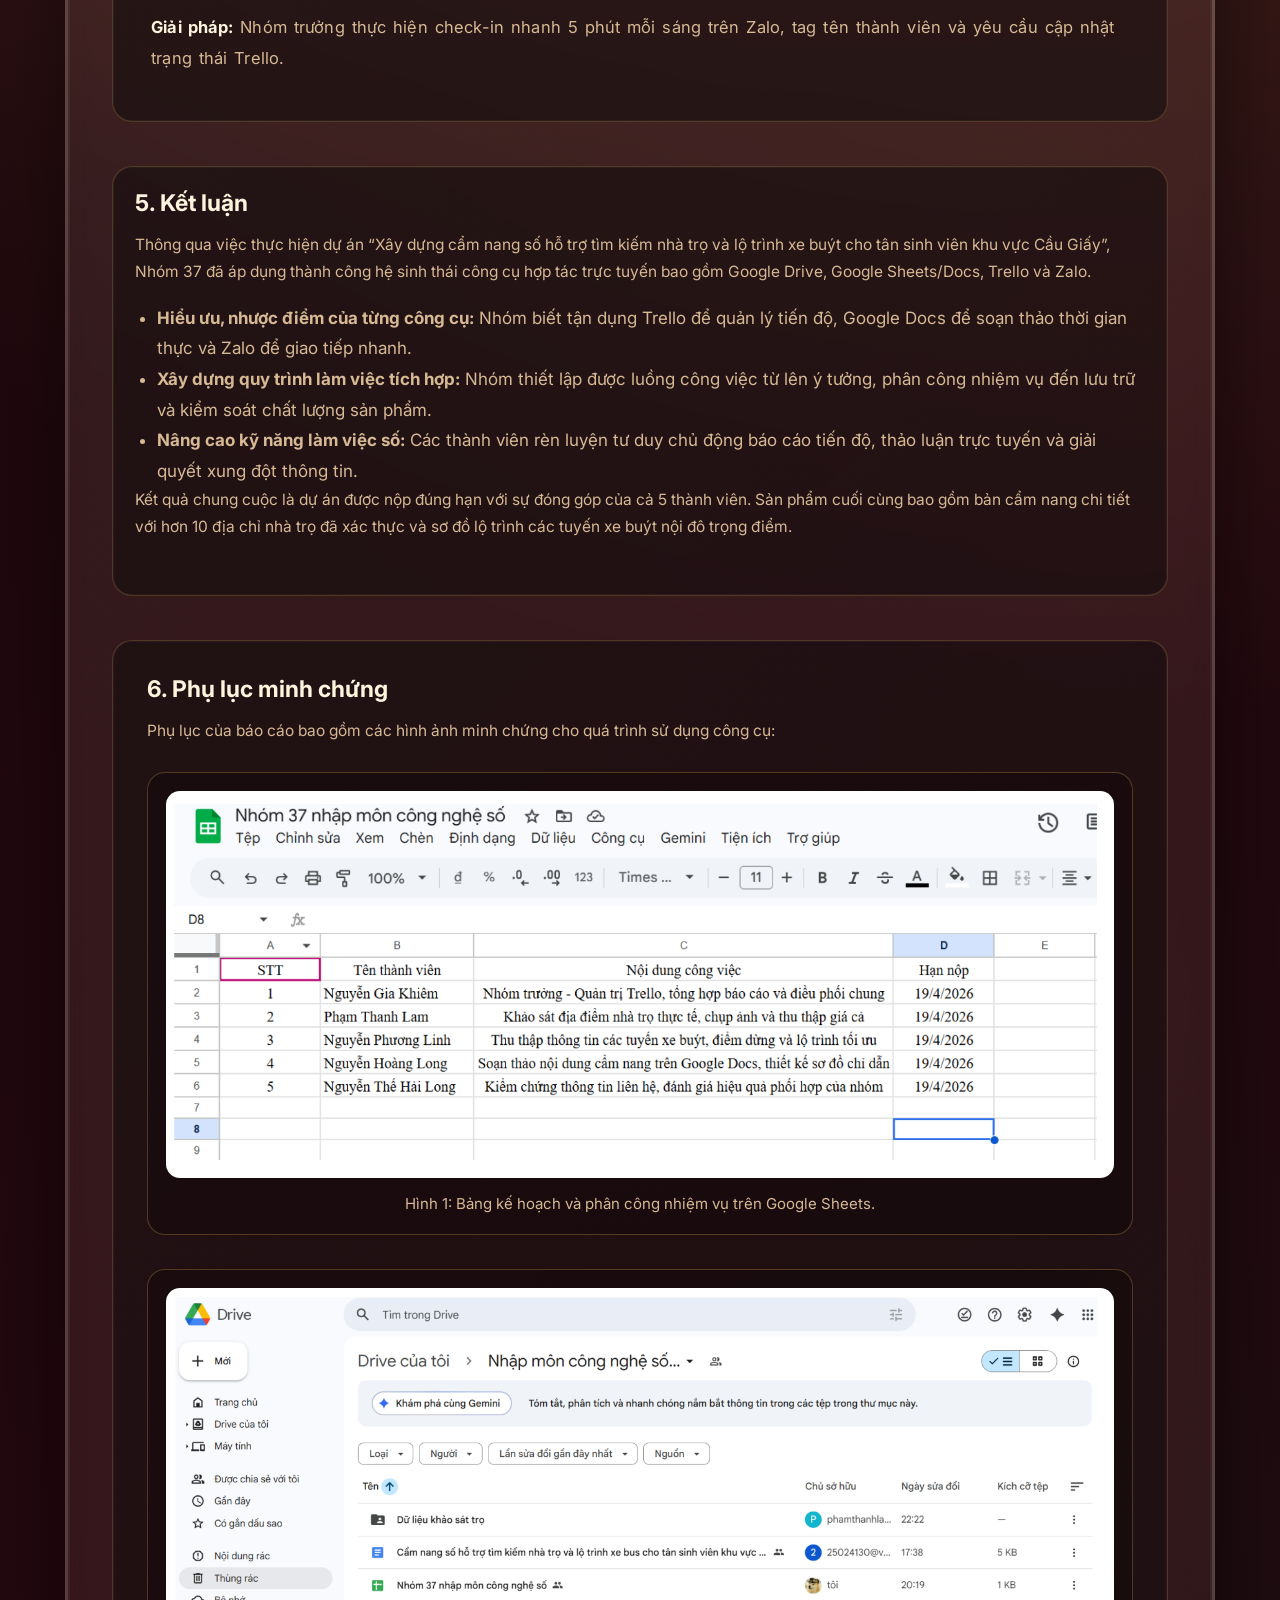
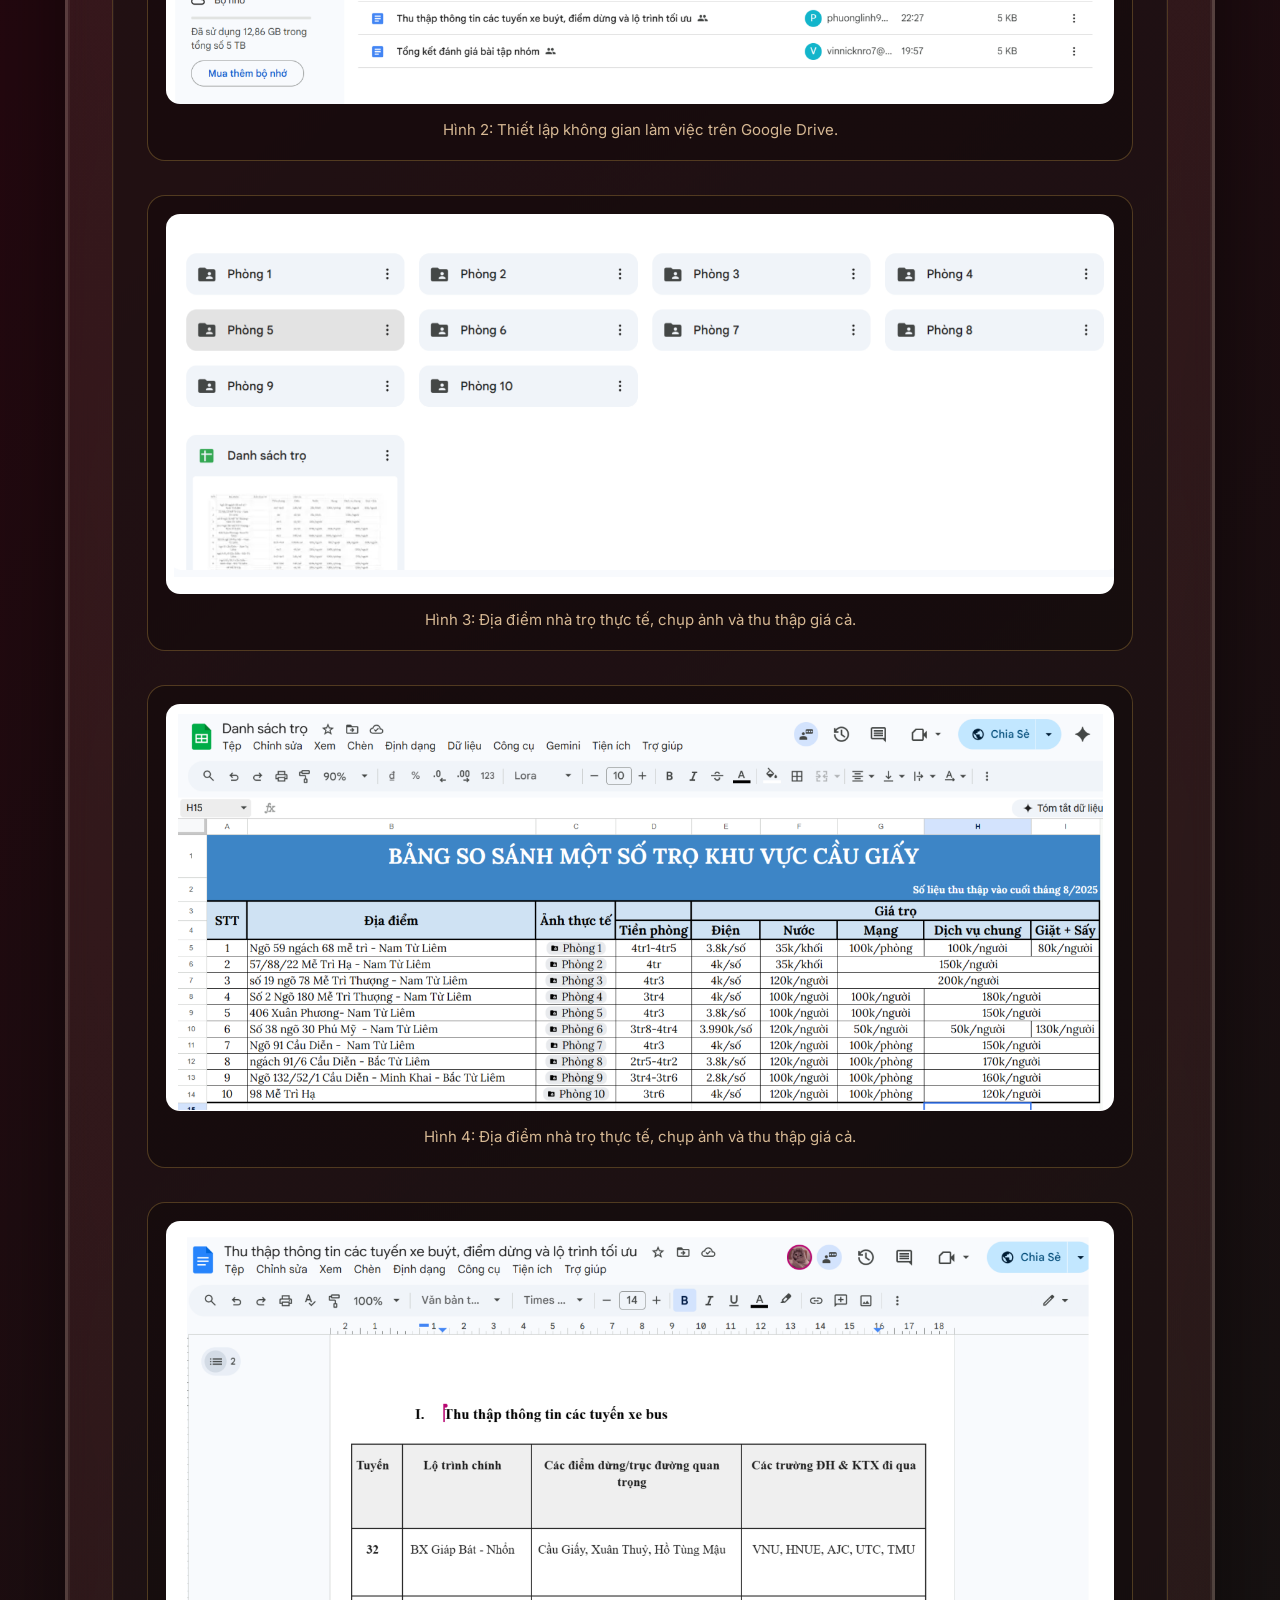
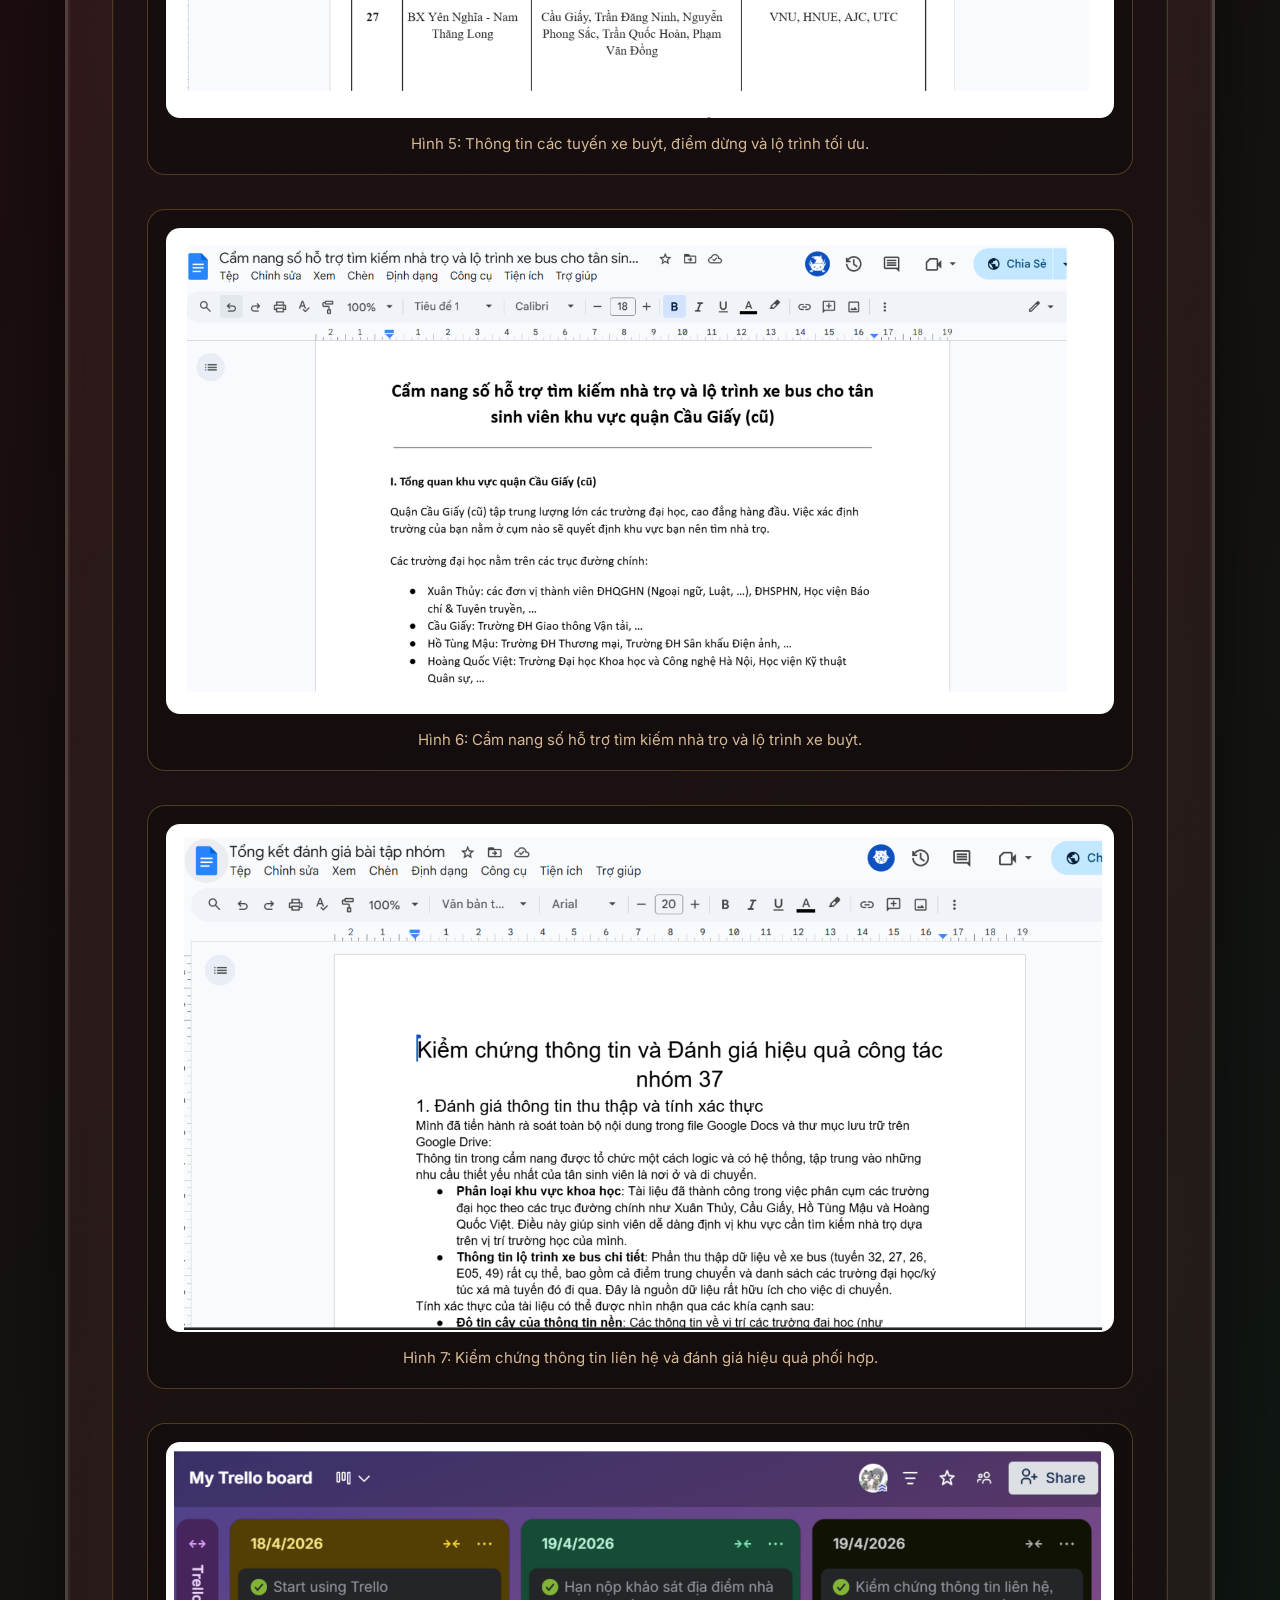
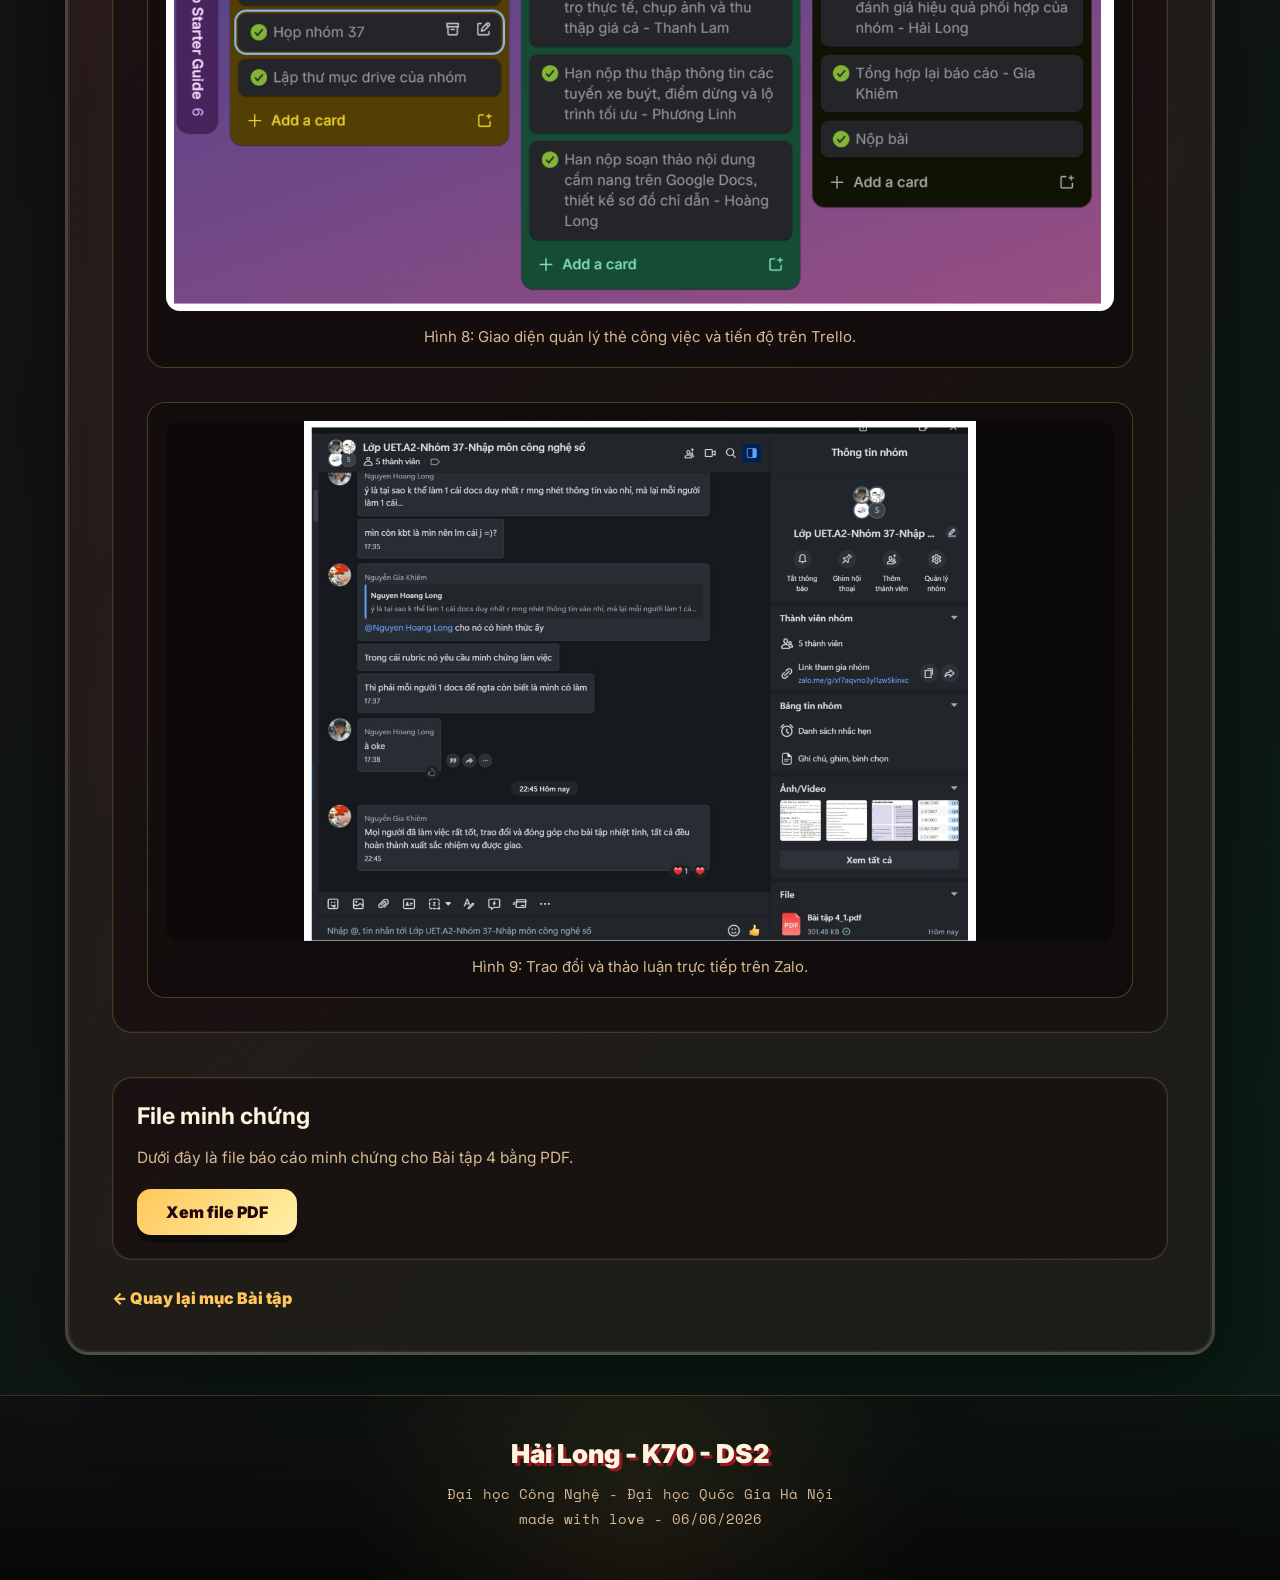
<file: baitap4.html>
<!DOCTYPE html>
<html lang="vi">
<head>
  <meta charset="UTF-8" />
  <meta name="viewport" content="width=device-width, initial-scale=1.0" />
  <title>Bài tập 4 - Portfolio</title>

  <link rel="preconnect" href="https://fonts.googleapis.com">
  <link rel="preconnect" href="https://fonts.gstatic.com" crossorigin>
  <link href="https://fonts.googleapis.com/css2?family=Inter:wght@400;600;700;900&family=Space+Mono:wght@400;700&display=swap" rel="stylesheet">
  <link rel="stylesheet" href="styles.css" />
  <style>
  .bai4-page .assignment-card {
    margin-top: 44px;
    margin-bottom: 44px;
  }

  .bai4-page .assignment-card:first-of-type {
    margin-top: 28px;
  }

  .bai4-page .assignment-card:last-of-type {
    margin-bottom: 28px;
  }
  .bai4-page .appendix-card {
    padding: 34px;
  }

  .bai4-page .image-gallery {
    display: grid;
    gap: 34px;
    margin-top: 28px;
  }

  .bai4-page .image-gallery figure {
    margin: 0;
    padding: 18px;
    border: 1px solid rgba(255, 199, 90, 0.25);
    border-radius: 18px;
    background: rgba(0, 0, 0, 0.24);
  }

  .bai4-page .image-gallery img {
    display: block;
    width: 100%;
    max-height: 520px;
    object-fit: contain;
    border-radius: 14px;
    background: rgba(0, 0, 0, 0.35);
  }

  .bai4-page .image-gallery figcaption {
    margin-top: 14px;
    color: var(--muted);
    font-size: 15px;
    line-height: 1.6;
    text-align: center;
  }
</style>
</head>

<body>
  <div class="noise"></div>
  <div class="table-glow"></div>

  <header class="navbar">
    <a href="index.html#hero" class="logo">PORT<span>FOLIO</span></a>

    <nav>
      <a href="index.html#about">About me</a>
      <a href="index.html#projects">Bài tập</a>
      <a href="index.html#summary">Tổng kết</a>
      <a href="index.html#contact">Liên hệ</a>
    </nav>
  </header>

  <main class="detail-page bai4-page">
    <section class="section panel glow-panel detail-content">

      <div class="section-title">
        <p>04</p>
        <h2>Sử dụng công cụ hợp tác trực tuyến cho dự án nhóm</h2>
      </div>

      <h3>Báo cáo dự án nhóm 37</h3>

      <p>
        <strong>Thành viên nhóm:</strong> Nguyễn Gia Khiêm, Phạm Thanh Lam,
        Nguyễn Phương Linh, Nguyễn Hoàng Long, Nguyễn Thế Hải Long.
      </p>

      <p>
        <strong>Yêu cầu bài tập:</strong> Thực hành và đánh giá hiệu quả các công cụ
        hợp tác trực tuyến trong quản lý dự án nhóm.
      </p>

      <p>
        <strong>Dự án thực hiện:</strong> Xây dựng cẩm nang số hỗ trợ tìm kiếm nhà trọ
        và lộ trình xe buýt cho tân sinh viên khu vực Cầu Giấy.
      </p>

      <div class="assignment-card">
        <h3>Bảng phân công nhiệm vụ</h3>

        <div class="table-wrap">
          <table>
            <thead>
              <tr>
                <th>STT</th>
                <th>Họ và tên</th>
                <th>MSV</th>
                <th>Phân công</th>
              </tr>
            </thead>

            <tbody>
              <tr>
                <td>1</td>
                <td>Nguyễn Gia Khiêm</td>
                <td>25024124</td>
                <td>Nhóm trưởng - Quản trị Trello, tổng hợp báo cáo và điều phối chung.</td>
              </tr>

              <tr>
                <td>2</td>
                <td>Phạm Thanh Lam</td>
                <td>25024126</td>
                <td>Khảo sát địa điểm nhà trọ thực tế, chụp ảnh và thu thập giá cả.</td>
              </tr>

              <tr>
                <td>3</td>
                <td>Nguyễn Phương Linh</td>
                <td>25024128</td>
                <td>Thu thập thông tin các tuyến xe buýt, điểm dừng và lộ trình tối ưu.</td>
              </tr>

              <tr>
                <td>4</td>
                <td>Nguyễn Hoàng Long</td>
                <td>25024130</td>
                <td>Soạn thảo nội dung cẩm nang trên Google Docs, thiết kế sơ đồ chỉ dẫn.</td>
              </tr>

              <tr>
                <td>5</td>
                <td>Nguyễn Thế Hải Long</td>
                <td>25024132</td>
                <td>Kiểm chứng thông tin liên hệ, đánh giá hiệu quả phối hợp của nhóm.</td>
              </tr>
            </tbody>
          </table>
        </div>
      </div>

      <div class="assignment-card">
        <h3>1. Giới thiệu</h3>

        <h4>1.1 Bối cảnh và mục tiêu bài tập</h4>
        <p>
          Trong bối cảnh học tập và làm việc hiện đại, khả năng sử dụng thành thạo
          các công cụ hợp tác trực tuyến là một kỹ năng thiết yếu. Bài tập yêu cầu nhóm
          lựa chọn, thiết lập và sử dụng ít nhất 3 công cụ thuộc các danh mục khác nhau
          như quản lý dự án, soạn thảo, lưu trữ và giao tiếp để thực hiện một dự án nhóm.
        </p>

        <p>
          Mục tiêu là trải nghiệm thực tế quy trình quản lý dự án, theo dõi tiến độ,
          cộng tác tài liệu và giao tiếp hiệu quả trên không gian số.
        </p>

        <h4>1.2 Dự án của nhóm</h4>
        <p>
          Nhóm 37 chọn thực hiện dự án “Xây dựng cẩm nang số hỗ trợ tìm kiếm nhà trọ
          và lộ trình xe buýt cho tân sinh viên khu vực Cầu Giấy”. Đây là dự án có tính
          thực tiễn cao, đòi hỏi sự phối hợp trong việc tổng hợp dữ liệu địa điểm,
          khảo sát thực tế và trình bày nội dung trực quan.
        </p>

        <h4>1.3 Lựa chọn các công cụ hợp tác</h4>
        <ul>
          <li><strong>Trello:</strong> Quản lý dự án, trực quan hóa đầu việc và deadline.</li>
          <li><strong>Google Drive:</strong> Lưu trữ chung, quản lý phiên bản và phân quyền.</li>
          <li><strong>Google Sheets / Google Docs:</strong> Lập kế hoạch và soạn thảo nội dung theo thời gian thực.</li>
          <li><strong>Zalo:</strong> Trao đổi nhanh, thảo luận và gửi thông báo.</li>
        </ul>
      </div>

      <div class="assignment-card">
        <h3>2. Quá trình triển khai và sử dụng công cụ</h3>

        <h4>2.1 Giai đoạn 1: Lập kế hoạch và phân công</h4>
        <p>
          Trong buổi họp trực tuyến, nhóm trưởng nhắc lại mục tiêu của dự án là thống nhất
          hướng làm cẩm nang số hỗ trợ tân sinh viên, chọn khu vực khảo sát nhà trọ,
          xác định các tuyến xe buýt trọng điểm, phân công nhiệm vụ và chốt timeline.
        </p>

        <p>
          Google Sheets được sử dụng để giúp các thành viên có cái nhìn tổng quan,
          minh bạch về trách nhiệm và các mốc thời gian cần hoàn thành.
        </p>

        <h4>2.2 Giai đoạn 2: Thiết lập không gian làm việc</h4>
        <p>
          Nhóm thiết lập một thư mục chia sẻ chung trên Google Drive với tên
          “Bài tập nhóm 37 - Dự án Cẩm nang số”. Đây là kho tài nguyên trung tâm của nhóm.
        </p>

        <ul>
          <li><strong>Phân quyền:</strong> Tất cả thành viên được cấp quyền Editor.</li>
          <li><strong>Tổ chức:</strong> Tài liệu quan trọng được lưu trữ theo từng nội dung.</li>
          <li><strong>Lưu trữ đa phương tiện:</strong> Ảnh chụp nhà trọ và sơ đồ xe buýt được tải lên để kiểm chứng.</li>
        </ul>

        <h4>2.3 Giai đoạn 3: Triển khai và quản lý tiến độ</h4>
        <p>
          Các đầu việc được chia nhỏ thành các thẻ công việc trên Trello.
          Trello đóng vai trò là công cụ quản lý tiến độ trực quan.
        </p>

        <ul>
          <li>Các cột To Do, Doing, Done giúp theo dõi trạng thái công việc.</li>
          <li>Khi hoàn thành, thành viên kéo thẻ sang cột hoàn thành.</li>
          <li>Nhóm trưởng dễ dàng nắm tiến độ chung mà không cần hỏi từng người.</li>
        </ul>

        <h4>2.4 Giai đoạn 4: Giao tiếp và cộng tác</h4>
        <p>
          Zalo được sử dụng để thảo luận nhanh, gửi thông báo tức thời và trao đổi các vấn đề
          phát sinh. Google Docs được dùng để các thành viên cùng chỉnh sửa nội dung cẩm nang,
          góp ý trực tiếp bằng tính năng comment.
        </p>
      </div>

      <div class="assignment-card">
        <h3>3. Đánh giá hiệu quả và sự tích hợp</h3>

        <h4>3.1 Đánh giá chi tiết từng công cụ</h4>
        <p>
          Nhóm nhận thấy mỗi công cụ đều phát huy vai trò trong việc kết nối các thành viên
          từ xa. Đặc biệt, Google Docs giúp việc tổng hợp báo cáo diễn ra nhanh chóng.
        </p>

        <h4>3.2 Đánh giá sự tích hợp và hiệu quả tổng thể</h4>
        <p>
          Quy trình làm việc của nhóm diễn ra theo hướng liền mạch:
          Google Sheets dùng để lên ý tưởng và kế hoạch, Trello dùng để quản lý đầu việc,
          Google Drive dùng để lưu trữ dữ liệu, Zalo dùng để thảo luận nhanh và Google Docs
          dùng để hoàn thiện sản phẩm.
        </p>

        <div class="table-wrap">
          <table>
            <thead>
              <tr>
                <th>Công cụ</th>
                <th>Ưu điểm</th>
                <th>Nhược điểm và cách khắc phục</th>
              </tr>
            </thead>

            <tbody>
              <tr>
                <td>Google Drive & G-Suite</td>
                <td>
                  Cộng tác thời gian thực, không cần gửi file qua lại.
                  Có lịch sử chỉnh sửa, phân quyền chi tiết và tích hợp tốt với hệ sinh thái Google.
                </td>
                <td>
                  Cần kết nối Internet ổn định. Google Sheets/Docs có thể không mạnh bằng Office offline.
                  Nhóm khắc phục bằng cách thống nhất font chữ và bố cục từ đầu.
                </td>
              </tr>

              <tr>
                <td>Trello</td>
                <td>
                  Trực quan, dễ sử dụng, thao tác kéo-thả đơn giản.
                  Có deadline, gắn thành viên và app di động tiện lợi.
                </td>
                <td>
                  Bản miễn phí có thể bị giới hạn với dự án phức tạp.
                  Ngoài ra, thành viên dễ quên cập nhật nếu không tạo thói quen.
                </td>
              </tr>

              <tr>
                <td>Zalo</td>
                <td>
                  Nhanh chóng, quen thuộc, dễ chia sẻ file, hình ảnh, link và luôn bật.
                </td>
                <td>
                  Dễ bị xao lãng, tin nhắn quan trọng dễ bị trôi.
                  Nhóm khắc phục bằng cách cập nhật quyết định cuối cùng lên Trello hoặc Google Docs.
                </td>
              </tr>
            </tbody>
          </table>
        </div>

        <p>
          Nhóm cũng dán link Google Drive trực tiếp vào thẻ Trello để các thành viên có thể
          truy cập nhanh vào tài liệu cần làm. Thay vì dùng một công cụ cho tất cả, nhóm dùng
          Trello để quản lý tiến độ, Drive để lưu trữ ảnh và dữ liệu, Zalo để giao tiếp nhanh.
        </p>
      </div>

      <div class="assignment-card section-4-card">
  <h3>4. Khó khăn gặp phải và giải pháp</h3>

  <div class="problem-block">
    <h4>4.1 Khó khăn 1: Xao lãng và trôi thông tin trên Zalo</h4>

    <p>
      <strong>Mô tả:</strong>
      Zalo là nền tảng cá nhân nên dễ bị cuốn vào các cuộc trò chuyện ngoài lề.
      Các thông tin quan trọng như link vị trí nhà trọ, số điện thoại chủ nhà
      có thể bị trôi đi nhanh chóng.
    </p>

    <p>
      <strong>Giải pháp:</strong>
      Nhóm trưởng chủ động tổng kết các quyết định quan trọng sau mỗi buổi thảo luận
      và cập nhật chúng lên Trello. Đồng thời, nhóm sử dụng tính năng reply để giữ
      hội thoại đúng chủ đề.
    </p>
  </div>

  <div class="problem-block">
    <h4>4.2 Khó khăn 2: Quên cập nhật tiến độ trên Trello</h4>

    <p>
      <strong>Mô tả:</strong>
      Trong ngày đầu, một số thành viên đã khảo sát xong nhưng quên di chuyển thẻ Trello,
      khiến nhóm trưởng khó theo dõi tiến độ.
    </p>

    <p>
      <strong>Giải pháp:</strong>
      Nhóm trưởng thực hiện check-in nhanh 5 phút mỗi sáng trên Zalo,
      tag tên thành viên và yêu cầu cập nhật trạng thái Trello.
    </p>
  </div>
</div>

      <div class="assignment-card">
        <h3>5. Kết luận</h3>

        <p>
          Thông qua việc thực hiện dự án “Xây dựng cẩm nang số hỗ trợ tìm kiếm nhà trọ
          và lộ trình xe buýt cho tân sinh viên khu vực Cầu Giấy”, Nhóm 37 đã áp dụng thành công
          hệ sinh thái công cụ hợp tác trực tuyến bao gồm Google Drive, Google Sheets/Docs,
          Trello và Zalo.
        </p>

        <ul>
          <li>
            <strong>Hiểu ưu, nhược điểm của từng công cụ:</strong>
            Nhóm biết tận dụng Trello để quản lý tiến độ, Google Docs để soạn thảo thời gian thực
            và Zalo để giao tiếp nhanh.
          </li>

          <li>
            <strong>Xây dựng quy trình làm việc tích hợp:</strong>
            Nhóm thiết lập được luồng công việc từ lên ý tưởng, phân công nhiệm vụ đến lưu trữ
            và kiểm soát chất lượng sản phẩm.
          </li>

          <li>
            <strong>Nâng cao kỹ năng làm việc số:</strong>
            Các thành viên rèn luyện tư duy chủ động báo cáo tiến độ, thảo luận trực tuyến
            và giải quyết xung đột thông tin.
          </li>
        </ul>

        <p>
          Kết quả chung cuộc là dự án được nộp đúng hạn với sự đóng góp của cả 5 thành viên.
          Sản phẩm cuối cùng bao gồm bản cẩm nang chi tiết với hơn 10 địa chỉ nhà trọ đã xác thực
          và sơ đồ lộ trình các tuyến xe buýt nội đô trọng điểm.
        </p>
      </div>

      <div class="assignment-card appendix-card">
  <h3>6. Phụ lục minh chứng</h3>

  <p>
    Phụ lục của báo cáo bao gồm các hình ảnh minh chứng cho quá trình sử dụng công cụ:
  </p>

  <div class="image-gallery">
        <figure>
          <img src="images/b4/hinh1.PNG" alt="Bảng kế hoạch và phân công nhiệm vụ trên Google Sheets">
          <figcaption>Hình 1: Bảng kế hoạch và phân công nhiệm vụ trên Google Sheets.</figcaption>
        </figure>

        <figure>
          <img src="images/b4/hinh2.PNG" alt="Thiết lập không gian làm việc trên Google Drive">
          <figcaption>Hình 2: Thiết lập không gian làm việc trên Google Drive.</figcaption>
        </figure>

        <figure>
          <img src="images/b4/hinh3.PNG" alt="Địa điểm nhà trọ thực tế">
          <figcaption>Hình 3: Địa điểm nhà trọ thực tế, chụp ảnh và thu thập giá cả.</figcaption>
        </figure>

        <figure>
          <img src="images/b4/hinh4.PNG" alt="Bảng so sánh một số trọ khu vực Cầu Giấy">
          <figcaption>Hình 4: Địa điểm nhà trọ thực tế, chụp ảnh và thu thập giá cả.</figcaption>
        </figure>

        <figure>
          <img src="images/b4/hinh5.PNG" alt="Thông tin các tuyến xe buýt">
          <figcaption>Hình 5: Thông tin các tuyến xe buýt, điểm dừng và lộ trình tối ưu.</figcaption>
        </figure>

        <figure>
          <img src="images/b4/hinh6.PNG" alt="Cẩm nang số hỗ trợ tìm kiếm nhà trọ và lộ trình xe buýt">
          <figcaption>Hình 6: Cẩm nang số hỗ trợ tìm kiếm nhà trọ và lộ trình xe buýt.</figcaption>
        </figure>

        <figure>
          <img src="images/b4/hinh7.PNG" alt="Kiểm chứng thông tin liên hệ">
          <figcaption>Hình 7: Kiểm chứng thông tin liên hệ và đánh giá hiệu quả phối hợp.</figcaption>
        </figure>

        <figure>
          <img src="images/b4/hinh8.PNG" alt="Giao diện quản lý thẻ công việc trên Trello">
          <figcaption>Hình 8: Giao diện quản lý thẻ công việc và tiến độ trên Trello.</figcaption>
        </figure>

        <figure>
          <img src="images/b4/hinh9.PNG" alt="Trao đổi và thảo luận trực tiếp trên Zalo">
          <figcaption>Hình 9: Trao đổi và thảo luận trực tiếp trên Zalo.</figcaption>
        </figure>
      </div>
</div>
        <div class="principle-section">
        <h3>File minh chứng</h3>

        <p>
          Dưới đây là file báo cáo minh chứng cho Bài tập 4 bằng PDF.
        </p>

        <div class="download-row">
          <a class="download-link" href="filebaitap/b4.pdf" target="_blank">
            Xem file PDF
          </a>
        </div>
      </div>
      <a class="back-link" href="index.html#projects">← Quay lại mục Bài tập</a>

    </section>
    
  </main>

  <footer>
    <div class="footer-profile">
    <h3>Hải Long - K70 - DS2</h3>
  </div>
  <p class="footer-subtitle">
    Đại học Công Nghệ - Đại học Quốc Gia Hà Nội
  </p>
  <p class="footer-info">
    made with love - 06/06/2026
  </p>
  </footer>

  <script src="script.js"></script>
</body>
</html>
</file>
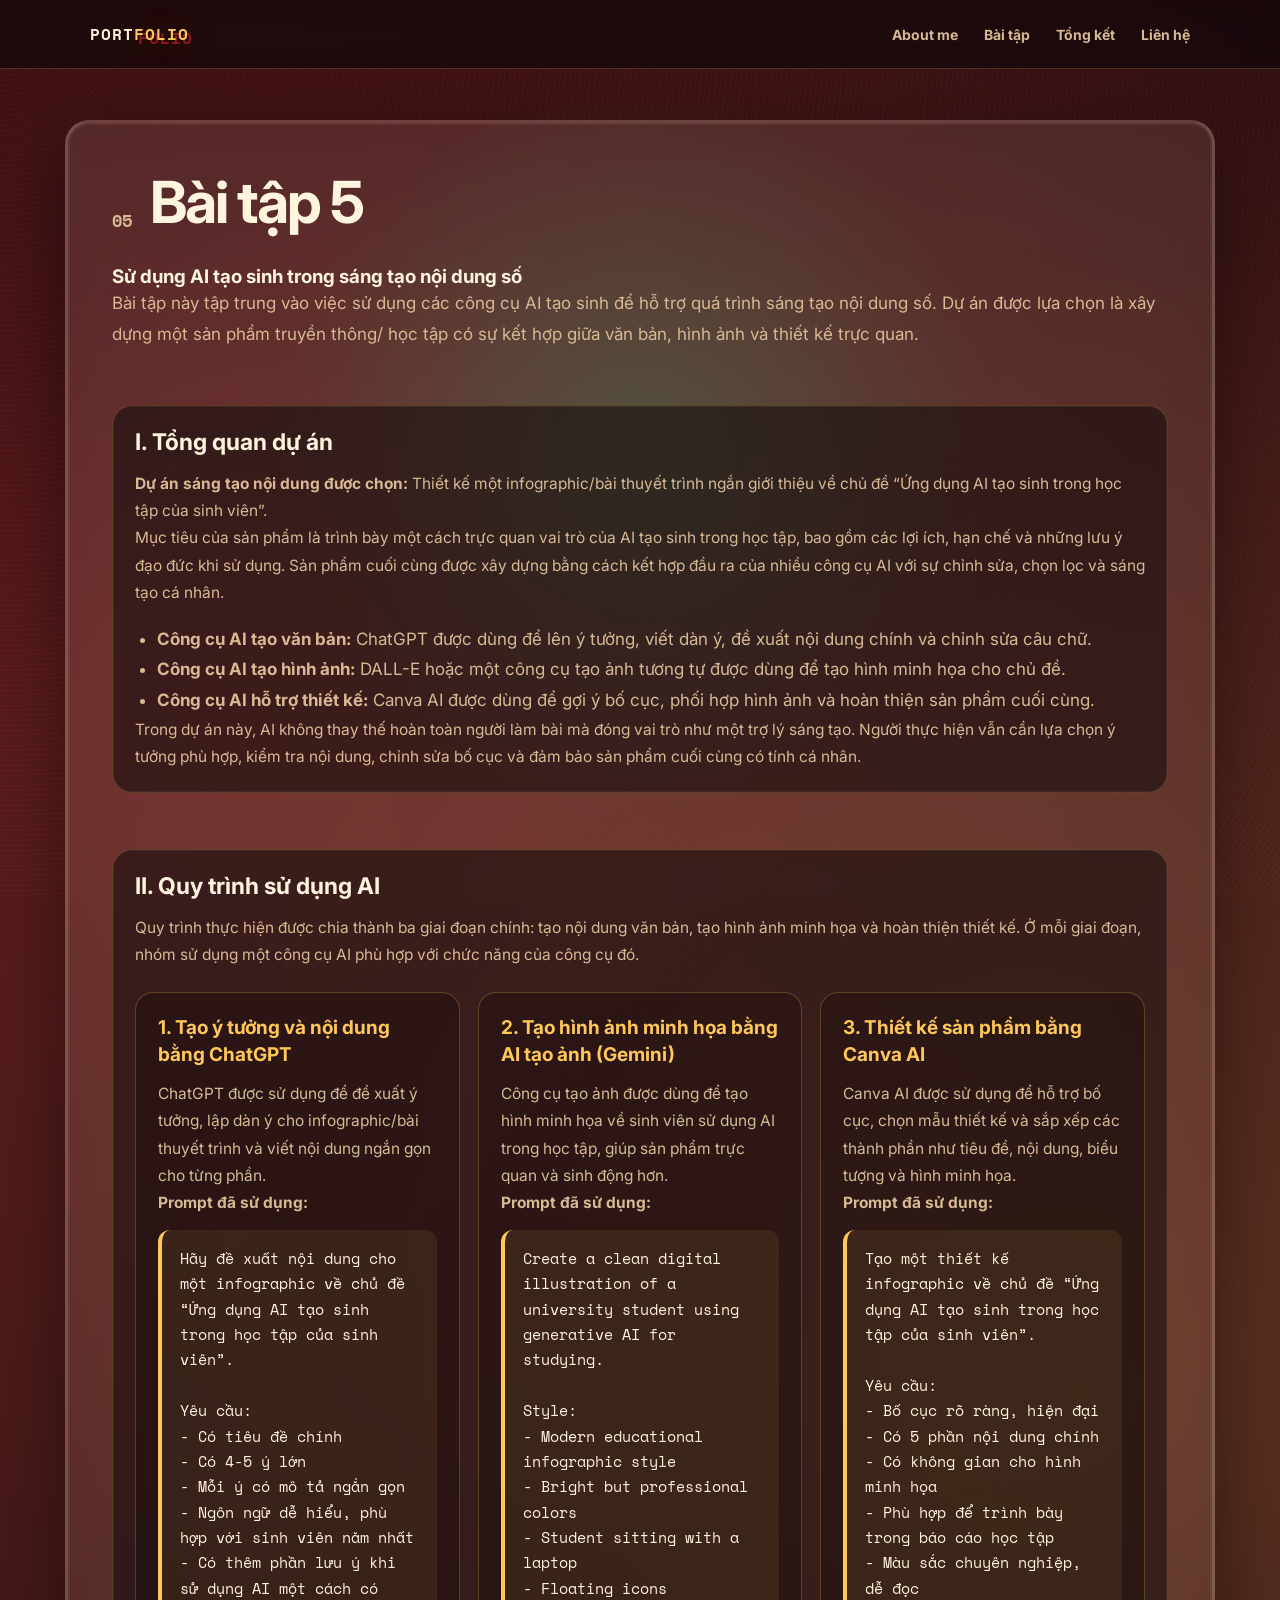
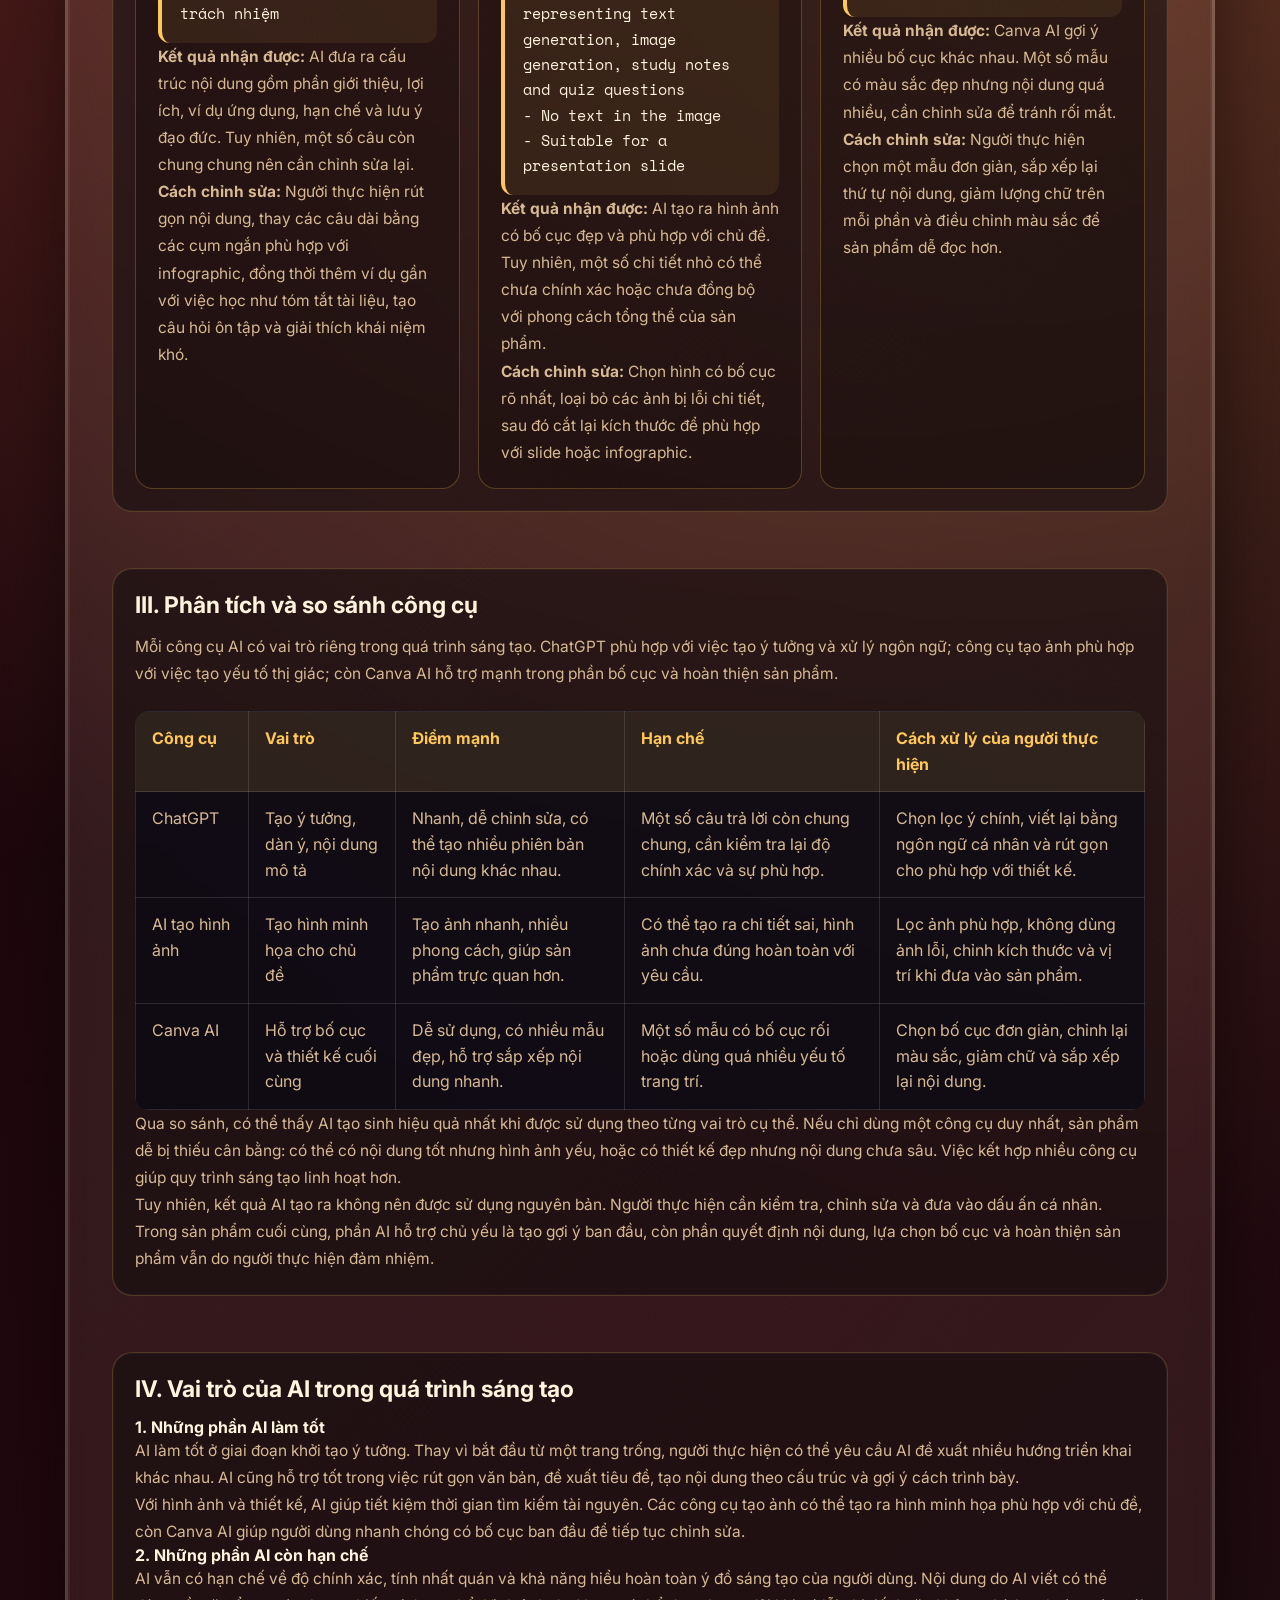
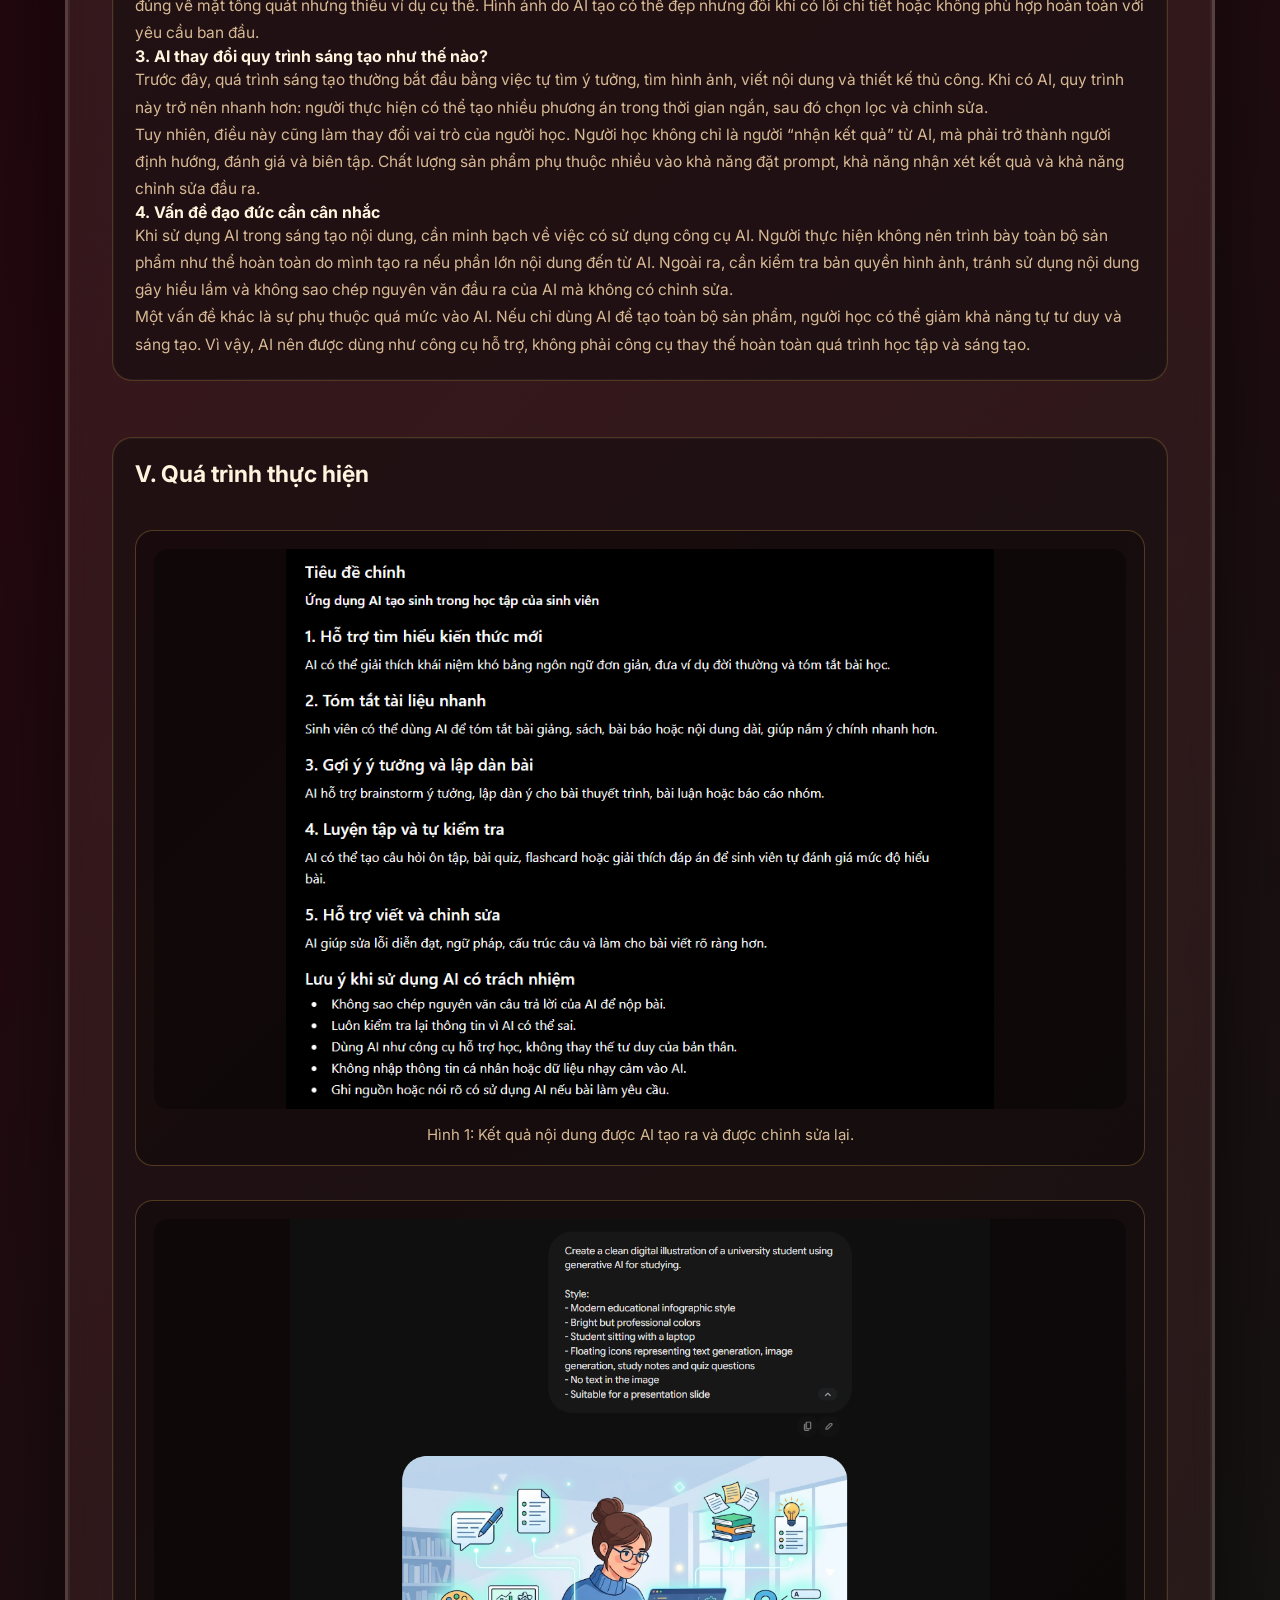
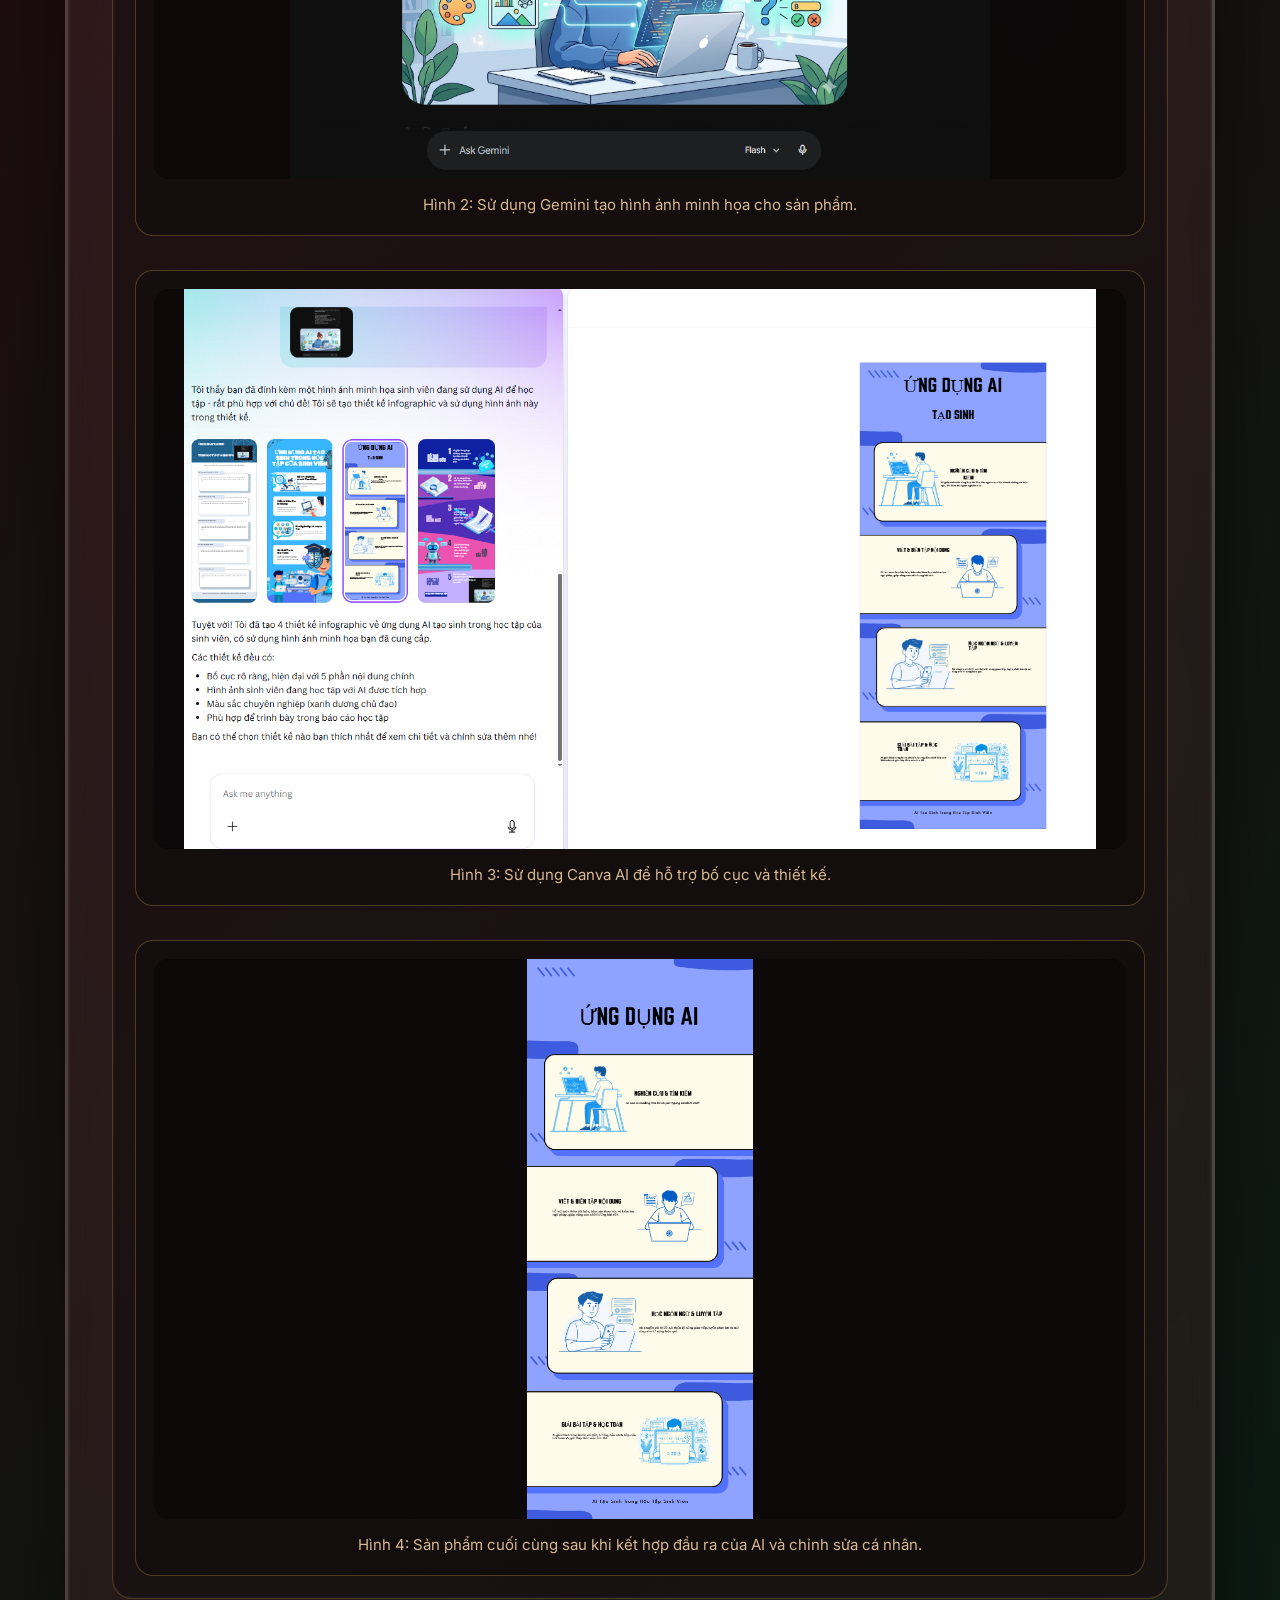
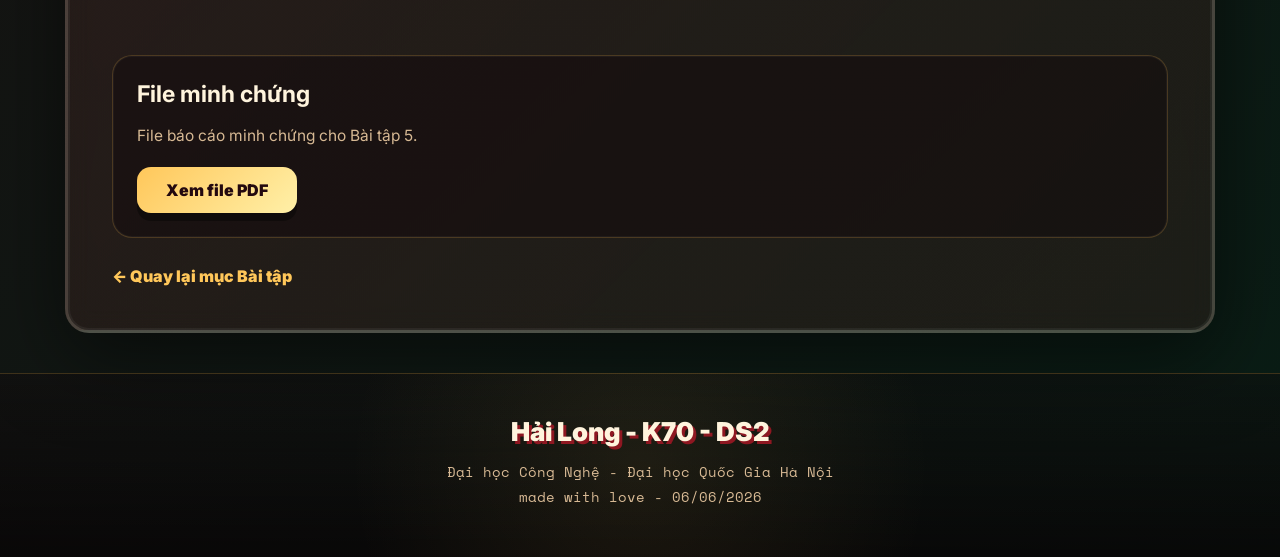
<file: baitap5.html>
<!DOCTYPE html>
<html lang="vi">
<head>
  <meta charset="UTF-8" />
  <meta name="viewport" content="width=device-width, initial-scale=1.0" />
  <title>Bài tập 5 - Portfolio</title>

  <link rel="preconnect" href="https://fonts.googleapis.com">
  <link rel="preconnect" href="https://fonts.gstatic.com" crossorigin>
  <link href="https://fonts.googleapis.com/css2?family=Inter:wght@400;600;700;900&family=Space+Mono:wght@400;700&display=swap" rel="stylesheet">
  <link rel="stylesheet" href="styles.css" />

  <style>
    /* Chỉ áp dụng cho bài 5 */
    .bai5-page .detail-content {
      max-width: 1150px;
      width: min(1150px, 92vw);
    }

    .bai5-page .assignment-card {
      margin-top: 56px;
      margin-bottom: 56px;
      min-height: auto;
    }

    .bai5-page .process-grid {
      display: grid;
      grid-template-columns: repeat(3, 1fr);
      gap: 18px;
      margin-top: 24px;
    }

    .bai5-page .process-box {
      padding: 22px;
      border-radius: 18px;
      border: 1px solid rgba(255, 199, 90, 0.25);
      background: rgba(0, 0, 0, 0.22);
    }

    .bai5-page .process-box h4 {
      margin-bottom: 12px;
      color: var(--gold);
      font-size: 19px;
      line-height: 1.4;
    }

    .bai5-page .process-box p,
    .bai5-page .process-box li {
      color: var(--muted);
      line-height: 1.75;
      font-size: 15.5px;
    }

    .bai5-page .prompt-text {
      margin-top: 14px;
      padding: 16px 18px;
      border-left: 4px solid var(--gold);
      border-radius: 12px;
      background: rgba(255, 199, 90, 0.08);
      color: var(--text);
      line-height: 1.75;
      font-family: "Space Mono", monospace;
      font-size: 14.5px;
      white-space: pre-wrap;
    }

    .bai5-page .compare-table-wrap {
      width: 100%;
      overflow-x: auto;
      margin-top: 24px;
    }

    .bai5-page .compare-table {
      width: 100%;
      min-width: 900px;
      border-collapse: collapse;
      background: rgba(8, 8, 20, 0.65);
      border-radius: 14px;
      overflow: hidden;
    }

    .bai5-page .compare-table th,
    .bai5-page .compare-table td {
      padding: 14px 16px;
      border: 1px solid rgba(255, 255, 255, 0.12);
      text-align: left;
      vertical-align: top;
      line-height: 1.6;
    }

    .bai5-page .compare-table th {
      color: var(--gold);
      background: rgba(255, 199, 90, 0.12);
    }

    .bai5-page .compare-table td {
      color: var(--muted);
    }

    .bai5-page .image-gallery {
      display: grid;
      gap: 34px;
      margin-top: 28px;
    }

    .bai5-page .image-gallery figure {
      margin: 0;
      padding: 18px;
      border: 1px solid rgba(255, 199, 90, 0.25);
      border-radius: 18px;
      background: rgba(0, 0, 0, 0.24);
    }

    .bai5-page .image-gallery img {
      display: block;
      width: 100%;
      max-height: 560px;
      object-fit: contain;
      border-radius: 14px;
      background: rgba(0, 0, 0, 0.35);
    }

    .bai5-page .image-gallery figcaption {
      margin-top: 14px;
      color: var(--muted);
      font-size: 15px;
      line-height: 1.6;
      text-align: center;
    }

    .bai5-page .blank-space {
      height: 260px;
      margin-top: 18px;
    }

    @media (max-width: 900px) {
      .bai5-page .process-grid {
        grid-template-columns: 1fr;
      }
    }
  </style>
</head>

<body>
  <div class="noise"></div>
  <div class="table-glow"></div>

  <header class="navbar">
    <a href="index.html#hero" class="logo">PORT<span>FOLIO</span></a>

    <nav>
      <a href="index.html#about">About me</a>
      <a href="index.html#projects">Bài tập</a>
      <a href="index.html#summary">Tổng kết</a>
      <a href="index.html#contact">Liên hệ</a>
    </nav>
  </header>

  <main class="detail-page bai5-page">
    <section class="section panel glow-panel detail-content">

      <div class="section-title">
        <p>05</p>
        <h2>Bài tập 5</h2>
      </div>

      <h3>Sử dụng AI tạo sinh trong sáng tạo nội dung số</h3>

      <p>
        Bài tập này tập trung vào việc sử dụng các công cụ AI tạo sinh để hỗ trợ quá trình
        sáng tạo nội dung số. Dự án được lựa chọn là xây dựng một sản phẩm truyền thông/
        học tập có sự kết hợp giữa văn bản, hình ảnh và thiết kế trực quan.
      </p>

      <!-- I. TỔNG QUAN -->
      <div class="assignment-card">
        <h3>I. Tổng quan dự án</h3>

        <p>
          <strong>Dự án sáng tạo nội dung được chọn:</strong>
          Thiết kế một infographic/bài thuyết trình ngắn giới thiệu về chủ đề
          “Ứng dụng AI tạo sinh trong học tập của sinh viên”.
        </p>

        <p>
          Mục tiêu của sản phẩm là trình bày một cách trực quan vai trò của AI tạo sinh
          trong học tập, bao gồm các lợi ích, hạn chế và những lưu ý đạo đức khi sử dụng.
          Sản phẩm cuối cùng được xây dựng bằng cách kết hợp đầu ra của nhiều công cụ AI
          với sự chỉnh sửa, chọn lọc và sáng tạo cá nhân.
        </p>

        <ul>
          <li>
            <strong>Công cụ AI tạo văn bản:</strong>
            ChatGPT được dùng để lên ý tưởng, viết dàn ý, đề xuất nội dung chính và chỉnh sửa câu chữ.
          </li>

          <li>
            <strong>Công cụ AI tạo hình ảnh:</strong>
            DALL-E hoặc một công cụ tạo ảnh tương tự được dùng để tạo hình minh họa cho chủ đề.
          </li>

          <li>
            <strong>Công cụ AI hỗ trợ thiết kế:</strong>
            Canva AI được dùng để gợi ý bố cục, phối hợp hình ảnh và hoàn thiện sản phẩm cuối cùng.
          </li>
        </ul>

        <p>
          Trong dự án này, AI không thay thế hoàn toàn người làm bài mà đóng vai trò như một
          trợ lý sáng tạo. Người thực hiện vẫn cần lựa chọn ý tưởng phù hợp, kiểm tra nội dung,
          chỉnh sửa bố cục và đảm bảo sản phẩm cuối cùng có tính cá nhân.
        </p>
      </div>

      <!-- II. QUY TRÌNH -->
      <div class="assignment-card">
        <h3>II. Quy trình sử dụng AI</h3>

        <p>
          Quy trình thực hiện được chia thành ba giai đoạn chính: tạo nội dung văn bản,
          tạo hình ảnh minh họa và hoàn thiện thiết kế. Ở mỗi giai đoạn, nhóm sử dụng
          một công cụ AI phù hợp với chức năng của công cụ đó.
        </p>

        <div class="process-grid">
          <div class="process-box">
            <h4>1. Tạo ý tưởng và nội dung bằng ChatGPT</h4>

            <p>
              ChatGPT được sử dụng để đề xuất ý tưởng, lập dàn ý cho infographic/bài thuyết trình
              và viết nội dung ngắn gọn cho từng phần.
            </p>

            <p><strong>Prompt đã sử dụng:</strong></p>

            <div class="prompt-text">Hãy đề xuất nội dung cho một infographic về chủ đề “Ứng dụng AI tạo sinh trong học tập của sinh viên”.

Yêu cầu:
- Có tiêu đề chính
- Có 4-5 ý lớn
- Mỗi ý có mô tả ngắn gọn
- Ngôn ngữ dễ hiểu, phù hợp với sinh viên năm nhất
- Có thêm phần lưu ý khi sử dụng AI một cách có trách nhiệm</div>

            <p>
              <strong>Kết quả nhận được:</strong>
              AI đưa ra cấu trúc nội dung gồm phần giới thiệu, lợi ích, ví dụ ứng dụng,
              hạn chế và lưu ý đạo đức. Tuy nhiên, một số câu còn chung chung nên cần chỉnh sửa lại.
            </p>

            <p>
              <strong>Cách chỉnh sửa:</strong>
              Người thực hiện rút gọn nội dung, thay các câu dài bằng các cụm ngắn phù hợp
              với infographic, đồng thời thêm ví dụ gần với việc học như tóm tắt tài liệu,
              tạo câu hỏi ôn tập và giải thích khái niệm khó.
            </p>
          </div>

          <div class="process-box">
            <h4>2. Tạo hình ảnh minh họa bằng AI tạo ảnh (Gemini)</h4>

            <p>
              Công cụ tạo ảnh được dùng để tạo hình minh họa về sinh viên sử dụng AI trong học tập,
              giúp sản phẩm trực quan và sinh động hơn.
            </p>

            <p><strong>Prompt đã sử dụng:</strong></p>

            <div class="prompt-text">Create a clean digital illustration of a university student using generative AI for studying.

Style:
- Modern educational infographic style
- Bright but professional colors
- Student sitting with a laptop
- Floating icons representing text generation, image generation, study notes and quiz questions
- No text in the image
- Suitable for a presentation slide</div>

            <p>
              <strong>Kết quả nhận được:</strong>
              AI tạo ra hình ảnh có bố cục đẹp và phù hợp với chủ đề. Tuy nhiên, một số chi tiết
              nhỏ có thể chưa chính xác hoặc chưa đồng bộ với phong cách tổng thể của sản phẩm.
            </p>

            <p>
              <strong>Cách chỉnh sửa:</strong>
              Chọn hình có bố cục rõ nhất, loại bỏ các ảnh bị lỗi chi tiết, sau đó cắt lại kích thước
              để phù hợp với slide hoặc infographic.
            </p>
          </div>

          <div class="process-box">
            <h4>3. Thiết kế sản phẩm bằng Canva AI</h4>

            <p>
              Canva AI được sử dụng để hỗ trợ bố cục, chọn mẫu thiết kế và sắp xếp các thành phần
              như tiêu đề, nội dung, biểu tượng và hình minh họa.
            </p>

            <p><strong>Prompt đã sử dụng:</strong></p>

            <div class="prompt-text">Tạo một thiết kế infographic về chủ đề “Ứng dụng AI tạo sinh trong học tập của sinh viên”.

Yêu cầu:
- Bố cục rõ ràng, hiện đại
- Có 5 phần nội dung chính
- Có không gian cho hình minh họa
- Phù hợp để trình bày trong báo cáo học tập
- Màu sắc chuyên nghiệp, dễ đọc</div>

            <p>
              <strong>Kết quả nhận được:</strong>
              Canva AI gợi ý nhiều bố cục khác nhau. Một số mẫu có màu sắc đẹp nhưng nội dung quá nhiều,
              cần chỉnh sửa để tránh rối mắt.
            </p>

            <p>
              <strong>Cách chỉnh sửa:</strong>
              Người thực hiện chọn một mẫu đơn giản, sắp xếp lại thứ tự nội dung,
              giảm lượng chữ trên mỗi phần và điều chỉnh màu sắc để sản phẩm dễ đọc hơn.
            </p>
          </div>
        </div>
      </div>

      <!-- III. PHÂN TÍCH -->
      <div class="assignment-card">
        <h3>III. Phân tích và so sánh công cụ</h3>

        <p>
          Mỗi công cụ AI có vai trò riêng trong quá trình sáng tạo. ChatGPT phù hợp với việc
          tạo ý tưởng và xử lý ngôn ngữ; công cụ tạo ảnh phù hợp với việc tạo yếu tố thị giác;
          còn Canva AI hỗ trợ mạnh trong phần bố cục và hoàn thiện sản phẩm.
        </p>

        <div class="compare-table-wrap">
          <table class="compare-table">
            <thead>
              <tr>
                <th>Công cụ</th>
                <th>Vai trò</th>
                <th>Điểm mạnh</th>
                <th>Hạn chế</th>
                <th>Cách xử lý của người thực hiện</th>
              </tr>
            </thead>

            <tbody>
              <tr>
                <td>ChatGPT</td>
                <td>Tạo ý tưởng, dàn ý, nội dung mô tả</td>
                <td>
                  Nhanh, dễ chỉnh sửa, có thể tạo nhiều phiên bản nội dung khác nhau.
                </td>
                <td>
                  Một số câu trả lời còn chung chung, cần kiểm tra lại độ chính xác và sự phù hợp.
                </td>
                <td>
                  Chọn lọc ý chính, viết lại bằng ngôn ngữ cá nhân và rút gọn cho phù hợp với thiết kế.
                </td>
              </tr>

              <tr>
                <td>AI tạo hình ảnh</td>
                <td>Tạo hình minh họa cho chủ đề</td>
                <td>
                  Tạo ảnh nhanh, nhiều phong cách, giúp sản phẩm trực quan hơn.
                </td>
                <td>
                  Có thể tạo ra chi tiết sai, hình ảnh chưa đúng hoàn toàn với yêu cầu.
                </td>
                <td>
                  Lọc ảnh phù hợp, không dùng ảnh lỗi, chỉnh kích thước và vị trí khi đưa vào sản phẩm.
                </td>
              </tr>

              <tr>
                <td>Canva AI</td>
                <td>Hỗ trợ bố cục và thiết kế cuối cùng</td>
                <td>
                  Dễ sử dụng, có nhiều mẫu đẹp, hỗ trợ sắp xếp nội dung nhanh.
                </td>
                <td>
                  Một số mẫu có bố cục rối hoặc dùng quá nhiều yếu tố trang trí.
                </td>
                <td>
                  Chọn bố cục đơn giản, chỉnh lại màu sắc, giảm chữ và sắp xếp lại nội dung.
                </td>
              </tr>
            </tbody>
          </table>
        </div>

        <p>
          Qua so sánh, có thể thấy AI tạo sinh hiệu quả nhất khi được sử dụng theo từng vai trò cụ thể.
          Nếu chỉ dùng một công cụ duy nhất, sản phẩm dễ bị thiếu cân bằng: có thể có nội dung tốt
          nhưng hình ảnh yếu, hoặc có thiết kế đẹp nhưng nội dung chưa sâu. Việc kết hợp nhiều công cụ
          giúp quy trình sáng tạo linh hoạt hơn.
        </p>

        <p>
          Tuy nhiên, kết quả AI tạo ra không nên được sử dụng nguyên bản. Người thực hiện cần kiểm tra,
          chỉnh sửa và đưa vào dấu ấn cá nhân. Trong sản phẩm cuối cùng, phần AI hỗ trợ chủ yếu là
          tạo gợi ý ban đầu, còn phần quyết định nội dung, lựa chọn bố cục và hoàn thiện sản phẩm
          vẫn do người thực hiện đảm nhiệm.
        </p>
      </div>

      <!-- IV. VAI TRÒ -->
      <div class="assignment-card">
        <h3>IV. Vai trò của AI trong quá trình sáng tạo</h3>

        <h4>1. Những phần AI làm tốt</h4>
        <p>
          AI làm tốt ở giai đoạn khởi tạo ý tưởng. Thay vì bắt đầu từ một trang trống,
          người thực hiện có thể yêu cầu AI đề xuất nhiều hướng triển khai khác nhau.
          AI cũng hỗ trợ tốt trong việc rút gọn văn bản, đề xuất tiêu đề, tạo nội dung
          theo cấu trúc và gợi ý cách trình bày.
        </p>

        <p>
          Với hình ảnh và thiết kế, AI giúp tiết kiệm thời gian tìm kiếm tài nguyên.
          Các công cụ tạo ảnh có thể tạo ra hình minh họa phù hợp với chủ đề,
          còn Canva AI giúp người dùng nhanh chóng có bố cục ban đầu để tiếp tục chỉnh sửa.
        </p>

        <h4>2. Những phần AI còn hạn chế</h4>
        <p>
          AI vẫn có hạn chế về độ chính xác, tính nhất quán và khả năng hiểu hoàn toàn ý đồ sáng tạo
          của người dùng. Nội dung do AI viết có thể đúng về mặt tổng quát nhưng thiếu ví dụ cụ thể.
          Hình ảnh do AI tạo có thể đẹp nhưng đôi khi có lỗi chi tiết hoặc không phù hợp hoàn toàn
          với yêu cầu ban đầu.
        </p>

        <h4>3. AI thay đổi quy trình sáng tạo như thế nào?</h4>
        <p>
          Trước đây, quá trình sáng tạo thường bắt đầu bằng việc tự tìm ý tưởng, tìm hình ảnh,
          viết nội dung và thiết kế thủ công. Khi có AI, quy trình này trở nên nhanh hơn:
          người thực hiện có thể tạo nhiều phương án trong thời gian ngắn, sau đó chọn lọc
          và chỉnh sửa.
        </p>

        <p>
          Tuy nhiên, điều này cũng làm thay đổi vai trò của người học. Người học không chỉ là người
          “nhận kết quả” từ AI, mà phải trở thành người định hướng, đánh giá và biên tập.
          Chất lượng sản phẩm phụ thuộc nhiều vào khả năng đặt prompt, khả năng nhận xét kết quả
          và khả năng chỉnh sửa đầu ra.
        </p>

        <h4>4. Vấn đề đạo đức cần cân nhắc</h4>
        <p>
          Khi sử dụng AI trong sáng tạo nội dung, cần minh bạch về việc có sử dụng công cụ AI.
          Người thực hiện không nên trình bày toàn bộ sản phẩm như thể hoàn toàn do mình tạo ra
          nếu phần lớn nội dung đến từ AI. Ngoài ra, cần kiểm tra bản quyền hình ảnh, tránh sử dụng
          nội dung gây hiểu lầm và không sao chép nguyên văn đầu ra của AI mà không có chỉnh sửa.
        </p>

        <p>
          Một vấn đề khác là sự phụ thuộc quá mức vào AI. Nếu chỉ dùng AI để tạo toàn bộ sản phẩm,
          người học có thể giảm khả năng tự tư duy và sáng tạo. Vì vậy, AI nên được dùng như công cụ
          hỗ trợ, không phải công cụ thay thế hoàn toàn quá trình học tập và sáng tạo.
        </p>
      </div>

      <!-- V. MINH CHỨNG -->
      <div class="assignment-card">
        <h3>V. Quá trình thực hiện</h3>

        <div class="image-gallery">

          <figure>
            <img src="images/b5/1.png" alt="Kết quả nội dung từ ChatGPT">
            <figcaption>Hình 1: Kết quả nội dung được AI tạo ra và được chỉnh sửa lại.</figcaption>
          </figure>

          <figure>
            <img src="images/b5/2.png" alt="Prompt tạo hình ảnh bằng AI">
            <figcaption>Hình 2: Sử dụng Gemini tạo hình ảnh minh họa cho sản phẩm.</figcaption>
          </figure>

          <figure>
            <img src="images/b5/3.png" alt="Thiết kế sản phẩm bằng Canva AI">
            <figcaption>Hình 3: Sử dụng Canva AI để hỗ trợ bố cục và thiết kế.</figcaption>
          </figure>

          <figure>
            <img src="images/b5/4.png" alt="Sản phẩm cuối cùng">
            <figcaption>Hình 4: Sản phẩm cuối cùng sau khi kết hợp đầu ra của AI và chỉnh sửa cá nhân.</figcaption>
          </figure>
        </div>
      </div>
      <div class="principle-section">
        <h3>File minh chứng</h3>

        <p>
          File báo cáo minh chứng cho Bài tập 5.
        </p>

        <div class="download-row">
          <a class="download-link" href="filebaitap/b5.pdf" target="_blank">
            Xem file PDF
          </a>
        </div>
      </div>
      <a class="back-link" href="index.html#projects">← Quay lại mục Bài tập</a>

    </section>
  </main>

  <footer>
    <div class="footer-profile">
    <h3>Hải Long - K70 - DS2</h3>
  </div>
  <p class="footer-subtitle">
    Đại học Công Nghệ - Đại học Quốc Gia Hà Nội
  </p>
  <p class="footer-info">
    made with love - 06/06/2026
  </p>
  </footer>

  <script src="script.js"></script>
</body>
</html>
</file>
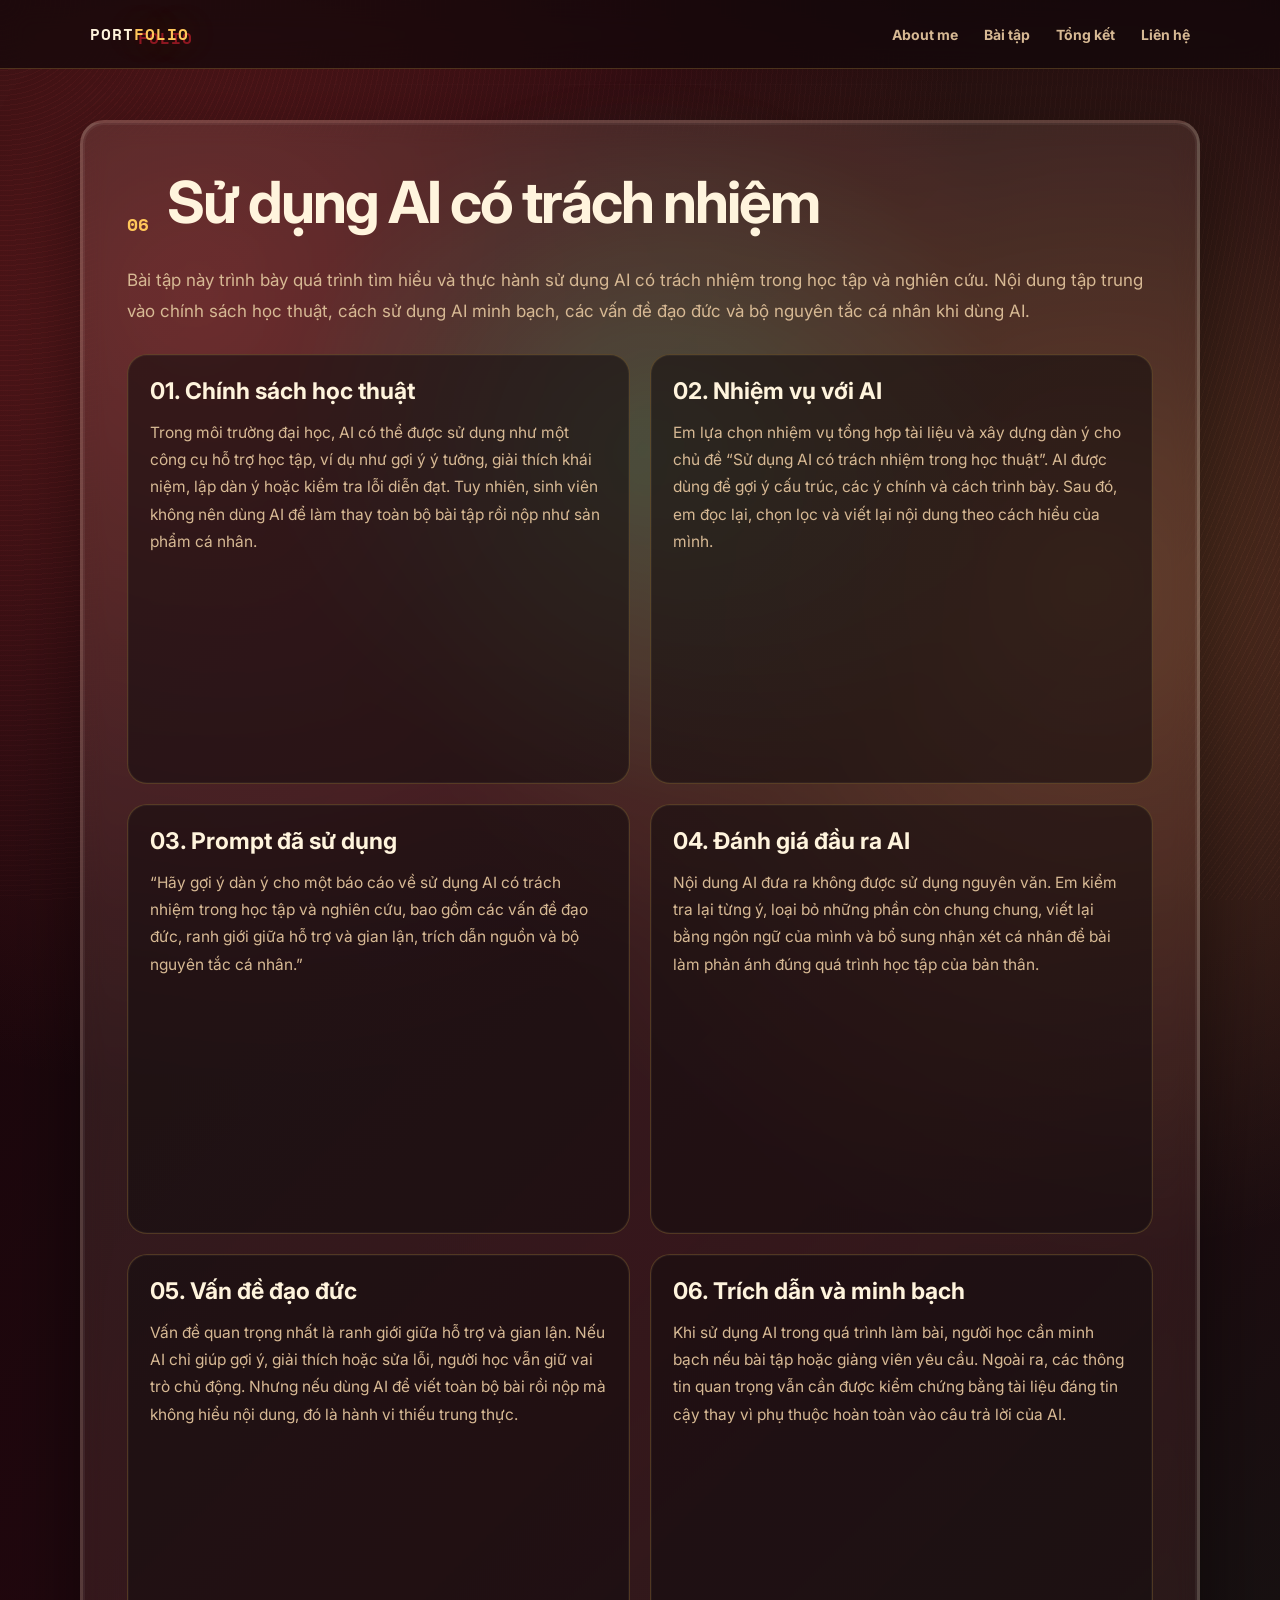
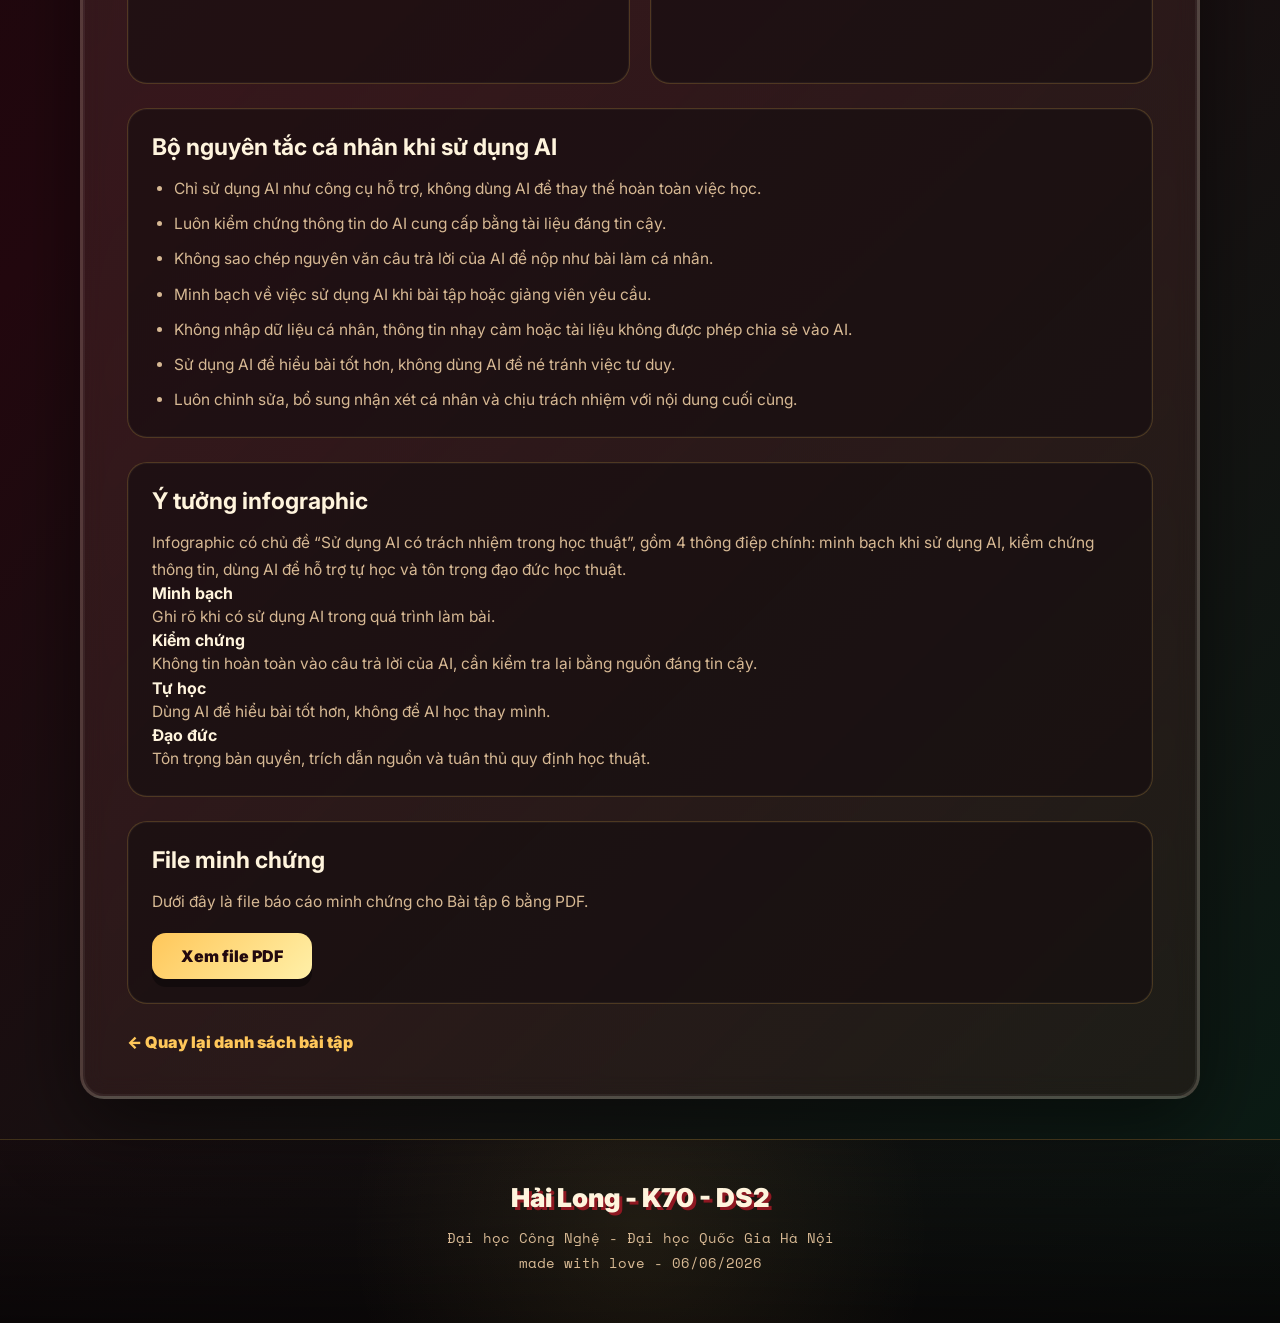
<file: baitap6.html>
<!DOCTYPE html>
<html lang="vi">
<head>
  <meta charset="UTF-8" />
  <meta name="viewport" content="width=device-width, initial-scale=1.0" />

  <title>Bài tập 6 - Sử dụng AI có trách nhiệm</title>

  <link rel="preconnect" href="https://fonts.googleapis.com">
  <link rel="preconnect" href="https://fonts.gstatic.com" crossorigin>
  <link
    href="https://fonts.googleapis.com/css2?family=Inter:wght@400;600;700;900&family=Space+Mono:wght@400;700&display=swap"
    rel="stylesheet"
  >

  <link rel="stylesheet" href="styles.css" />
</head>

<body>
  <div class="noise"></div>
  <div class="table-glow"></div>

  <header class="navbar">
    <a href="index.html" class="logo">PORT<span>FOLIO</span></a>

    <nav>
      <a href="index.html#about">About me</a>
      <a href="index.html#projects">Bài tập</a>
      <a href="index.html#summary">Tổng kết</a>
      <a href="index.html#contact">Liên hệ</a>
    </nav>
  </header>

  <main class="assignment-page">
    <section class="section panel reveal glow-panel assignment-detail">
      <div class="section-title">
        <p>06</p>
        <h2>Sử dụng AI có trách nhiệm</h2>
      </div>

      <p class="assignment-intro">
        Bài tập này trình bày quá trình tìm hiểu và thực hành sử dụng AI có trách nhiệm
        trong học tập và nghiên cứu. Nội dung tập trung vào chính sách học thuật, cách sử dụng
        AI minh bạch, các vấn đề đạo đức và bộ nguyên tắc cá nhân khi dùng AI.
      </p>

      <div class="assignment-grid">
        <article class="assignment-card">
          <h3>01. Chính sách học thuật</h3>
          <p>
            Trong môi trường đại học, AI có thể được sử dụng như một công cụ hỗ trợ học tập,
            ví dụ như gợi ý ý tưởng, giải thích khái niệm, lập dàn ý hoặc kiểm tra lỗi diễn đạt.
            Tuy nhiên, sinh viên không nên dùng AI để làm thay toàn bộ bài tập rồi nộp như sản phẩm
            cá nhân.
          </p>
        </article>

        <article class="assignment-card">
          <h3>02. Nhiệm vụ với AI</h3>
          <p>
            Em lựa chọn nhiệm vụ tổng hợp tài liệu và xây dựng dàn ý cho chủ đề “Sử dụng AI có
            trách nhiệm trong học thuật”. AI được dùng để gợi ý cấu trúc, các ý chính và cách trình bày.
            Sau đó, em đọc lại, chọn lọc và viết lại nội dung theo cách hiểu của mình.
          </p>
        </article>

        <article class="assignment-card">
          <h3>03. Prompt đã sử dụng</h3>
          <p>
            “Hãy gợi ý dàn ý cho một báo cáo về sử dụng AI có trách nhiệm trong học tập và nghiên cứu,
            bao gồm các vấn đề đạo đức, ranh giới giữa hỗ trợ và gian lận, trích dẫn nguồn và bộ nguyên tắc cá nhân.”
          </p>
        </article>

        <article class="assignment-card">
          <h3>04. Đánh giá đầu ra AI</h3>
          <p>
            Nội dung AI đưa ra không được sử dụng nguyên văn. Em kiểm tra lại từng ý, loại bỏ những phần
            còn chung chung, viết lại bằng ngôn ngữ của mình và bổ sung nhận xét cá nhân để bài làm phản ánh
            đúng quá trình học tập của bản thân.
          </p>
        </article>

        <article class="assignment-card">
          <h3>05. Vấn đề đạo đức</h3>
          <p>
            Vấn đề quan trọng nhất là ranh giới giữa hỗ trợ và gian lận. Nếu AI chỉ giúp gợi ý, giải thích
            hoặc sửa lỗi, người học vẫn giữ vai trò chủ động. Nhưng nếu dùng AI để viết toàn bộ bài rồi nộp
            mà không hiểu nội dung, đó là hành vi thiếu trung thực.
          </p>
        </article>

        <article class="assignment-card">
          <h3>06. Trích dẫn và minh bạch</h3>
          <p>
            Khi sử dụng AI trong quá trình làm bài, người học cần minh bạch nếu bài tập hoặc giảng viên yêu cầu.
            Ngoài ra, các thông tin quan trọng vẫn cần được kiểm chứng bằng tài liệu đáng tin cậy thay vì phụ thuộc
            hoàn toàn vào câu trả lời của AI.
          </p>
        </article>
      </div>

      <div class="principle-section">
        <h3>Bộ nguyên tắc cá nhân khi sử dụng AI</h3>

        <ul>
          <li>Chỉ sử dụng AI như công cụ hỗ trợ, không dùng AI để thay thế hoàn toàn việc học.</li>
          <li>Luôn kiểm chứng thông tin do AI cung cấp bằng tài liệu đáng tin cậy.</li>
          <li>Không sao chép nguyên văn câu trả lời của AI để nộp như bài làm cá nhân.</li>
          <li>Minh bạch về việc sử dụng AI khi bài tập hoặc giảng viên yêu cầu.</li>
          <li>Không nhập dữ liệu cá nhân, thông tin nhạy cảm hoặc tài liệu không được phép chia sẻ vào AI.</li>
          <li>Sử dụng AI để hiểu bài tốt hơn, không dùng AI để né tránh việc tư duy.</li>
          <li>Luôn chỉnh sửa, bổ sung nhận xét cá nhân và chịu trách nhiệm với nội dung cuối cùng.</li>
        </ul>
      </div>

      <div class="principle-section">
        <h3>Ý tưởng infographic</h3>

        <p>
          Infographic có chủ đề “Sử dụng AI có trách nhiệm trong học thuật”, gồm 4 thông điệp chính:
          minh bạch khi sử dụng AI, kiểm chứng thông tin, dùng AI để hỗ trợ tự học và tôn trọng đạo đức học thuật.
        </p>

        <div class="infographic-grid">
          <article>
            <h4>Minh bạch</h4>
            <p>Ghi rõ khi có sử dụng AI trong quá trình làm bài.</p>
          </article>

          <article>
            <h4>Kiểm chứng</h4>
            <p>Không tin hoàn toàn vào câu trả lời của AI, cần kiểm tra lại bằng nguồn đáng tin cậy.</p>
          </article>

          <article>
            <h4>Tự học</h4>
            <p>Dùng AI để hiểu bài tốt hơn, không để AI học thay mình.</p>
          </article>

          <article>
            <h4>Đạo đức</h4>
            <p>Tôn trọng bản quyền, trích dẫn nguồn và tuân thủ quy định học thuật.</p>
          </article>
        </div>
      </div>
      <div class="principle-section download-section">
  <h3>File minh chứng</h3>

  <p>
    Dưới đây là file báo cáo minh chứng cho Bài tập 6 bằng PDF.
  </p>

  <div class="download-row">
    <a class="download-link" href="filebaitap/b6.pdf" target="_blank">
      Xem file PDF
    </a>
  </div>
</div>

      <a class="back-link" href="index.html#projects">← Quay lại danh sách bài tập</a>
    </section>
  </main>

  <footer>
    <div class="footer-profile">
    <h3>Hải Long - K70 - DS2</h3>
  </div>
  <p class="footer-subtitle">
    Đại học Công Nghệ - Đại học Quốc Gia Hà Nội
  </p>
  <p class="footer-info">
    made with love - 06/06/2026
  </p>
  </footer>

  <script src="script.js"></script>
</body>
</html>
</file>
<file: styles.css>
:root {
  --bg: #12070b;
  --text: #fff4dd;
  --muted: #d7b994;
  --red: #e83d3d;
  --deep-red: #8e1721;
  --gold: #ffc75a;
  --blue: #4ca3ff;
  --shadow: 0 24px 80px rgba(0, 0, 0, 0.5);
  --radius: 24px;
}

* {
  box-sizing: border-box;
  margin: 0;
  padding: 0;
}

html {
  scroll-behavior: smooth;
}

body {
  min-height: 100vh;
  font-family: Inter, system-ui, sans-serif;
  color: var(--text);
  background:
    radial-gradient(circle at 15% 10%, rgba(232, 61, 61, 0.32), transparent 28%),
    radial-gradient(circle at 85% 20%, rgba(255, 199, 90, 0.22), transparent 26%),
    linear-gradient(135deg, #13070a 0%, #23080f 45%, #091d15 100%);
  overflow-x: hidden;
}

body::before {
  content: "";
  position: fixed;
  inset: 0;
  pointer-events: none;
  background-image:
    linear-gradient(rgba(255,255,255,0.035) 1px, transparent 1px),
    linear-gradient(90deg, rgba(255,255,255,0.035) 1px, transparent 1px);
  background-size: 42px 42px;
  mask-image: radial-gradient(circle at center, black, transparent 78%);
}

.noise {
  position: fixed;
  inset: 0;
  z-index: 1;
  pointer-events: none;
  opacity: 0.12;
  background-image: repeating-radial-gradient(circle at 0 0, #fff 0 1px, transparent 1px 5px);
  mix-blend-mode: overlay;
}

.table-glow {
  position: fixed;
  width: 760px;
  height: 760px;
  left: 50%;
  top: 50%;
  transform: translate(-50%, -50%);
  background: radial-gradient(circle, rgba(31, 133, 86, 0.35), transparent 68%);
  filter: blur(10px);
  pointer-events: none;
}

.navbar {
  position: fixed;
  top: 0;
  left: 0;
  z-index: 10;
  width: 100%;
  display: flex;
  justify-content: space-between;
  align-items: center;
  padding: 22px 7vw;
  background: rgba(18, 7, 11, 0.72);
  border-bottom: 1px solid rgba(255, 199, 90, 0.22);
  backdrop-filter: blur(14px);
}

.logo,
nav a,
.project-card a,
.contact-row a,
.back-link {
  text-decoration: none;
}

.logo {
  color: var(--text);
  font-family: "Space Mono", monospace;
  font-weight: 700;
  letter-spacing: 1px;
}

.logo span,
h1 span,
h2 span {
  color: var(--gold);
  text-shadow: 4px 4px 0 var(--deep-red), 0 0 35px rgba(255, 199, 90, 0.35);
}

nav {
  display: flex;
  gap: 26px;
}

nav a {
  color: var(--muted);
  font-weight: 700;
  font-size: 14px;
  transition: color 0.2s ease, text-shadow 0.2s ease;
}

nav a:hover {
  color: var(--gold);
  text-shadow: 0 0 18px rgba(255, 199, 90, 0.65);
}

.section {
  position: relative;
  z-index: 2;
  width: min(1120px, 88vw);
  margin: 0 auto;
  padding: 110px 0;
}

.hero {
  min-height: 100vh;
  display: grid;
  grid-template-columns: 1.05fr 0.95fr;
  align-items: center;
  gap: 56px;
  padding-top: 140px;
}

.eyebrow {
  display: inline-flex;
  margin-bottom: 20px;
  padding: 9px 14px;
  border: 1px solid rgba(255, 199, 90, 0.38);
  border-radius: 999px;
  color: var(--gold);
  background: rgba(0, 0, 0, 0.24);
  font-family: "Space Mono", monospace;
  font-size: 13px;
}

h1 {
  font-size: clamp(44px, 7vw, 86px);
  line-height: 1.1;
  letter-spacing: -4px;
  font-weight: 900;
}

.hero-desc {
  max-width: 620px;
  margin: 26px 0 34px;
  color: var(--muted);
  font-size: 18px;
  line-height: 1.75;
}

.hero-actions {
  display: grid;
  grid-template-columns: repeat(3, 150px);
  gap: 16px;
  width: max-content;
  align-items: center;
}

.btn {
  width: 150px;
  min-width: 150px;
  display: inline-flex;
  align-items: center;
  justify-content: center;
  padding: 15px 22px;
  border-radius: 16px;
  font-weight: 900;
  text-decoration: none;
  border: 2px solid rgba(255,255,255,0.12);
  box-shadow: 0 8px 0 rgba(0,0,0,0.45);
  transition: transform 0.18s ease, box-shadow 0.18s ease;
}

.btn:hover {
  transform: translateY(-4px) rotate(-1deg);
  box-shadow: 0 14px 0 rgba(0,0,0,0.42);
}

.primary {
  color: var(--text);
  background: linear-gradient(135deg, var(--gold), #fff0a8);
}

.secondary {
  color: var(--text);
  background: linear-gradient(135deg, var(--deep-red), var(--red));
}

.summary-btn {
  color: var(--text);
  background: linear-gradient(135deg, #1d4ed8, #4ca3ff);
}

.contact-btn {
  grid-column: 2;
  color: var(--text);
  background: linear-gradient(135deg, #2bb673, #8ef0b2);
}

.hero-card {
  position: relative;
  min-height: 520px;
  display: grid;
  place-items: center;
}

.joker-card,
.floating-card,
.project-card,
.about-card,
.panel {
  border: 3px solid rgba(255, 244, 221, 0.18);
  box-shadow: var(--shadow), inset 0 0 0 2px rgba(255,255,255,0.05);
}

.main-card {
  position: relative;
  width: min(360px, 78vw);
  aspect-ratio: 0.68;
  border-radius: 28px;
  background:
    radial-gradient(circle at center, rgba(232,61,61,0.18), transparent 42%),
    linear-gradient(145deg, #fff6dd, #d9bd8b);
  color: #1a0d0d;
  transform: rotate(5deg);
  animation: float 5s ease-in-out infinite;
}

.corner {
  position: absolute;
  font-family: "Space Mono", monospace;
  font-weight: 900;
  font-size: 34px;
  color: var(--deep-red);
}

.corner.top {
  top: 22px;
  left: 24px;
}

.corner.bottom {
  bottom: 22px;
  right: 24px;
  transform: rotate(180deg);
}

.card-center {
  height: 100%;
  display: grid;
  place-items: center;
  align-content: center;
  gap: 15px;
  text-align: center;
}

.chip-img {
  width: 185px;
  height: 185px;
  object-fit: cover;
  object-position: center;
  border-radius: 50%;
  border: 12px solid #211010;
  box-shadow: 0 12px 0 rgba(0, 0, 0, 0.25);
}

.card-center h2 {
  font-size: 34px;
  letter-spacing: -1px;
}

.card-center p {
  font-family: "Space Mono", monospace;
  color: var(--deep-red);
  font-weight: 700;
}

.floating-card {
  position: absolute;
  width: 90px;
  height: 128px;
  display: grid;
  place-items: center;
  border-radius: 16px;
  background: #fff0ce;
  color: #1d1010;
  font-family: "Space Mono", monospace;
  font-size: 28px;
  font-weight: 900;
}

.floating-card.red {
  top: 65px;
  left: 10px;
  color: var(--red);
  transform: rotate(-17deg);
}

.floating-card.blue {
  right: 0;
  top: 125px;
  color: #a86d00;
  transform: rotate(16deg);
}

.floating-card.gold {
  left: 20px;
  bottom: 45px;
  color: var(--blue);
  transform: rotate(14deg);
}

.panel {
  padding: 44px;
  border-radius: var(--radius);
  background: linear-gradient(135deg, rgba(255,244,221,0.1), rgba(232,61,61,0.08));
  backdrop-filter: blur(12px);
  margin-bottom: 40px;
}

.section-title {
  display: flex;
  align-items: end;
  gap: 18px;
  margin-bottom: 28px;
}

.section-title p {
  font-family: "Space Mono", monospace;
  color: var(--gold);
  font-size: 18px;
  font-weight: 700;
}

.section-title h2 {
  font-size: clamp(34px, 5vw, 58px);
  letter-spacing: -2px;
}

.panel > p,
.contact > p,
.detail-content p,
.detail-content li {
  color: var(--muted);
  font-size: 17px;
  line-height: 1.8;
}

.glow-panel {
  transition: box-shadow 0.25s ease, border-color 0.25s ease, background 0.25s ease;
}

.glow-panel:hover {
  border-color: rgba(255, 199, 90, 0.65);
  box-shadow:
    0 24px 80px rgba(0, 0, 0, 0.5),
    0 0 38px rgba(255, 199, 90, 0.24),
    inset 0 0 0 2px rgba(255, 199, 90, 0.08);
  background:
    radial-gradient(circle at top left, rgba(255, 199, 90, 0.14), transparent 35%),
    linear-gradient(135deg, rgba(255,244,221,0.12), rgba(232,61,61,0.09));
}

.glow-panel:hover h2 {
  text-shadow: 4px 4px 0 var(--deep-red), 0 0 30px rgba(255, 199, 90, 0.55);
}

.about-details-panel {
  margin-top: -10px;
}

.about-card-grid,
.project-grid {
  display: grid;
  gap: 18px;
}

.about-card-grid {
  grid-template-columns: repeat(4, 1fr);
}

.about-card {
  padding: 24px;
  border-radius: 20px;
  background: rgba(10, 8, 9, 0.58);
  transition: border-color 0.25s ease, box-shadow 0.25s ease, background 0.25s ease;
}

.about-card:hover,
.project-card:hover {
  border-color: rgba(255, 199, 90, 0.62);
  box-shadow: 0 0 26px rgba(255, 199, 90, 0.16), var(--shadow);
  background:
    radial-gradient(circle at top right, rgba(255, 199, 90, 0.14), transparent 36%),
    rgba(19, 13, 14, 0.72);
}

.about-card span {
  display: inline-block;
  margin-bottom: 14px;
  font-family: "Space Mono", monospace;
  color: var(--gold);
  font-weight: 900;
}

.about-card h3 {
  margin-bottom: 12px;
  color: var(--text);
  font-size: 20px;
}

.about-card p,
.project-card p {
  color: var(--muted);
  line-height: 1.7;
}

.project-grid {
  grid-template-columns: repeat(3, 1fr);
}

.project-card {
  position: relative;
  min-height: 290px;
  overflow: hidden;
  display: flex;
  flex-direction: column;
  padding: 26px;
  border-radius: 22px;
  background: rgba(19, 13, 14, 0.72);
  transition: transform 0.22s ease, border-color 0.22s ease, box-shadow 0.22s ease, background 0.22s ease;
}

.project-card::before {
  content: "";
  position: absolute;
  inset: -1px;
  background: radial-gradient(circle at top right, rgba(255,199,90,0.22), transparent 34%);
  opacity: 0;
  transition: opacity 0.22s ease;
}

.project-card:hover {
  transform: translateY(-8px) rotate(-1deg);
}

.project-card:hover::before {
  opacity: 1;
}

.project-card.featured1 {
  background:
    radial-gradient(circle at top right, rgba(255, 199, 90, 0.16), transparent 34%),
    linear-gradient(135deg, rgba(78, 52, 24, 0.72), rgba(19, 13, 14, 0.9));
  border-color: rgba(255, 199, 90, 0.42);
}

.project-top {
  position: relative;
  display: flex;
  justify-content: space-between;
  margin-bottom: 34px;
}

.rank {
  font-family: "Space Mono", monospace;
  color: var(--gold);
  font-weight: 900;
}

.tag {
  padding: 6px 10px;
  border-radius: 999px;
  color: #23090f;
  background: var(--gold);
  font-size: 12px;
  font-weight: 900;
}

.project-card h3 {
  position: relative;
  margin-bottom: 14px;
  font-size: 26px;
}

.project-card a {
  position: relative;
  margin-top: auto;
  color: var(--gold);
  font-weight: 900;
}

.project-card a:hover,
.back-link:hover {
  color: var(--text);
  text-shadow: 0 0 18px rgba(255, 199, 90, 0.65);
}

.contact-row {
  display: flex;
  flex-wrap: wrap;
  gap: 14px;
  margin-top: 28px;
}

.contact-row a {
  padding: 13px 16px;
  border-radius: 14px;
  color: var(--text);
  background: rgba(0,0,0,0.28);
  border: 1px solid rgba(255, 199, 90, 0.32);
  transition: background 0.22s ease, color 0.22s ease, border-color 0.22s ease, box-shadow 0.22s ease;
}

.contact-row a:hover {
  color: var(--gold);
  background: rgba(255, 199, 90, 0.12);
  border-color: rgba(255, 199, 90, 0.75);
  box-shadow: 0 0 24px rgba(255, 199, 90, 0.28);
}

.detail-page {
  padding-top: 120px;
}

.detail-content {
  max-width: 820px;
}

.detail-content ul {
  margin: 18px 0 0 22px;
}

.back-link {
  display: inline-block;
  margin-top: 28px;
  color: var(--gold);
  font-weight: 900;
}

footer {
  position: relative;
  z-index: 2;
  padding: 42px 20px 48px;
  text-align: center;
  color: var(--muted);
  background:
    radial-gradient(circle at center, rgba(255, 199, 90, 0.08), transparent 45%),
    linear-gradient(180deg, rgba(18, 7, 11, 0.3), rgba(8, 5, 6, 0.85));
  border-top: 1px solid rgba(255, 199, 90, 0.22);
}

footer h3 {
  color: var(--text);
  font-size: 26px;
  font-weight: 900;
  text-shadow: 3px 3px 0 var(--deep-red);
  margin-bottom: 12px;
}

footer p {
  color: var(--muted);
  font-family: "Space Mono", monospace;
  font-size: 14px;
  line-height: 1.8;
}

.reveal {
  opacity: 0;
  transform: translateY(28px);
  transition: 0.7s ease;
}

.reveal.show {
  opacity: 1;
  transform: translateY(0);
}

@keyframes float {
  0%, 100% { transform: translateY(0) rotate(5deg); }
  50% { transform: translateY(-18px) rotate(2deg); }
}

@media (max-width: 900px) {
  .navbar {
    padding: 18px 5vw;
  }

  nav {
    gap: 14px;
  }

  .hero {
    grid-template-columns: 1fr;
    text-align: center;
  }

  .hero-actions {
    margin: 0 auto;
  }

  .about-card-grid,
  .project-grid {
    grid-template-columns: repeat(2, 1fr);
  }
}

@media (max-width: 620px) {
  nav {
    display: none;
  }

  .section {
    width: min(92vw, 1120px);
    padding: 78px 0;
  }

  h1 {
    letter-spacing: -2px;
  }

  .hero-actions,
  .about-card-grid,
  .project-grid {
    grid-template-columns: 1fr;
    width: 100%;
  }

  .btn,
  .hero-actions .btn {
    width: 100%;
  }

  .contact-btn {
    grid-column: auto;
  }

  .panel {
    padding: 28px;
  }

  .floating-card {
    display: none;
  }
}

.summary-section {
  padding: 38px 46px;
}

.summary-grid {
  display: grid;
  grid-template-columns: repeat(2, 1fr);
  gap: 18px;
  margin-top: 22px;
}

.summary-card {
  padding: 24px 28px;
  border-radius: 20px;
  background: rgba(19, 13, 14, 0.58);
  border: 1px solid rgba(255, 199, 90, 0.22);
  box-shadow: inset 0 0 0 1px rgba(255,255,255,0.04);
}

.summary-card h3 {
  margin-bottom: 12px;
  color: var(--text);
  font-size: 24px;
  line-height: 1.25;
  font-weight: 900;
}

.summary-card p,
.summary-card li {
  color: var(--muted);
  font-size: 16px;
  line-height: 1.65;
}

.summary-card ul {
  padding-left: 20px;
}

.summary-card li + li {
  margin-top: 6px;
}


.summary-card:hover {
  border-color: rgba(255, 199, 90, 0.65);
  box-shadow:
    0 0 30px rgba(255, 199, 90, 0.22),
    inset 0 0 0 1px rgba(255, 199, 90, 0.08);
  background:
    radial-gradient(circle at top right, rgba(255, 199, 90, 0.14), transparent 36%),
    rgba(19, 13, 14, 0.72);
}

@media (max-width: 900px) {
  .summary-grid {
    grid-template-columns: 1fr;
  }
}

/* bt6 */
.assignment-intro {
  color: var(--muted);
  font-size: 17px;
  line-height: 1.8;
  margin-bottom: 28px;
}

.assignment-grid {
  display: grid;
  grid-template-columns: repeat(2, 1fr);
  gap: 20px;
}

.assignment-card,
.principle-section {
  padding: 24px;
  border-radius: 20px;
  background: rgba(19, 13, 14, 0.58);
  border: 1px solid rgba(255, 199, 90, 0.22);
  box-shadow: inset 0 0 0 1px rgba(255,255,255,0.04);
  transition:
    border-color 0.25s ease,
    box-shadow 0.25s ease,
    background 0.25s ease;
}

.assignment-card {
  display: flex;
  flex-direction: column;
  min-height: 430px;
  padding: 22px;
}

.assignment-card:hover,
.principle-section:hover {
  border-color: rgba(255, 199, 90, 0.65);
  box-shadow: 0 0 28px rgba(255, 199, 90, 0.2);
  background:
    radial-gradient(circle at top right, rgba(255, 199, 90, 0.12), transparent 36%),
    rgba(19, 13, 14, 0.72);
}

.assignment-card h3,
.principle-section h3 {
  color: var(--text);
  font-size: 23px;
  margin-bottom: 14px;
}

.assignment-card p,
.principle-section p,
.principle-section li {
  color: var(--muted);
  font-size: 15.5px;
  line-height: 1.75;
}

.principle-section {
  margin-top: 24px;
}

.principle-section ul {
  padding-left: 22px;
}

.principle-section li + li {
  margin-top: 8px;
}

.assignment-page {
  padding-top: 120px;
}

.download-section {
  margin-top: 24px;
}

.download-row {
  display: flex;
  flex-wrap: wrap;
  gap: 16px;
  margin-top: 18px;
}

.download-link {
  display: inline-flex;
  align-items: center;
  justify-content: center;
  min-width: 160px;
  padding: 13px 18px;
  border-radius: 14px;
  color: #23090f;
  background: linear-gradient(135deg, var(--gold), #fff0a8);
  text-decoration: none;
  font-weight: 900;
  box-shadow: 0 8px 0 rgba(0, 0, 0, 0.35);
  transition:
    box-shadow 0.22s ease,
    border-color 0.22s ease,
    background 0.22s ease;
}

.download-link:hover {
  box-shadow:
    0 0 24px rgba(255, 199, 90, 0.35),
    0 8px 0 rgba(0, 0, 0, 0.35);
  background: linear-gradient(135deg, #fff0a8, var(--gold));
}

@media (max-width: 900px) {
  .assignment-grid {
    grid-template-columns: 1fr;
  }
}
/* bt1 */
.step-image {
  margin-top: auto;
  overflow: hidden;
  border-radius: 16px;
  border: 1px solid rgba(255, 199, 90, 0.22);
  background: rgba(0, 0, 0, 0.28);
}

.step-image img {
  display: block;
  width: 100%;
  height: 220px;
  object-fit: contain;
  object-position: center;
  background: rgba(0, 0, 0, 0.35);
}

.step-image figcaption {
  padding: 10px 12px;
  color: var(--muted);
  font-size: 13px;
  line-height: 1.5;
  border-top: 1px solid rgba(255, 199, 90, 0.16);
}
/* b2 */
.source-grid {
  margin-top: 24px;
  margin-bottom: 24px;
}

.small-card {
  min-height: 260px;
}

.reference-list {
  display: grid;
  grid-template-columns: repeat(2, 1fr);
  gap: 18px;
  margin-top: 24px;
}

.reference-card {
  padding: 22px;
  border-radius: 18px;
  background: rgba(19, 13, 14, 0.58);
  border: 1px solid rgba(255, 199, 90, 0.22);
  transition:
    border-color 0.25s ease,
    box-shadow 0.25s ease,
    background 0.25s ease;
}

.reference-card:hover {
  border-color: rgba(255, 199, 90, 0.65);
  box-shadow: 0 0 28px rgba(255, 199, 90, 0.2);
  background:
    radial-gradient(circle at top right, rgba(255, 199, 90, 0.12), transparent 36%),
    rgba(19, 13, 14, 0.72);
}

.reference-card span {
  display: inline-block;
  margin-bottom: 12px;
  color: var(--gold);
  font-family: "Space Mono", monospace;
  font-weight: 900;
}

.reference-card h4 {
  color: var(--text);
  font-size: 20px;
  margin-bottom: 12px;
}

.reference-card p {
  color: var(--muted);
  font-size: 15px;
  line-height: 1.65;
}

@media (max-width: 900px) {
  .reference-list {
    grid-template-columns: 1fr;
  }
}
.source-table-wrap {
  margin-top: 24px;
  overflow-x: auto;
  border-radius: 18px;
  border: 1px solid rgba(255, 199, 90, 0.22);
}

.source-table {
  width: 100%;
  border-collapse: collapse;
  min-width: 900px;
  background: rgba(19, 13, 14, 0.58);
}

.source-table th,
.source-table td {
  padding: 16px;
  border-bottom: 1px solid rgba(255, 199, 90, 0.16);
  color: var(--muted);
  font-size: 14.5px;
  line-height: 1.6;
  vertical-align: top;
}

.source-table th {
  color: var(--gold);
  text-align: left;
  font-weight: 900;
  background: rgba(0, 0, 0, 0.28);
}

.source-table td:first-child,
.source-table td:last-child {
  color: var(--gold);
  font-family: "Space Mono", monospace;
  font-weight: 900;
  white-space: nowrap;
}

.source-table tr:hover td {
  background: rgba(255, 199, 90, 0.07);
}

.credits-section ul {
  padding-left: 22px;
}

.credits-section li {
  color: var(--muted);
  font-size: 15.5px;
  line-height: 1.75;
}

.credits-section li + li {
  margin-top: 8px;
}

/* b4 */

.table-wrap {
  width: 100%;
  overflow-x: auto;
  margin-top: 18px;
}

.table-wrap table {
  width: 100%;
  min-width: 900px;
}

.table-wrap th,
.table-wrap td {
  padding: 14px 16px;
  border: 1px solid rgba(255, 255, 255, 0.12);
  text-align: left;
  vertical-align: top;
}

.table-wrap th {
  color: #ffe259;
  background: rgba(255, 226, 89, 0.12);
}

.table-wrap td {
  color: rgba(255, 255, 255, 0.78);
}

th,
td {
  padding: 14px 16px;
  border: 1px solid rgba(255, 255, 255, 0.12);
  text-align: left;
  vertical-align: top;
}

th {
  color: #ffe259;
  background: rgba(255, 226, 89, 0.12);
}

td {
  color: rgba(255, 255, 255, 0.78);
}
.detail-page .detail-content {
  max-width: 1150px;
  width: min(1150px, 92vw);
}

.section-4-card {
  min-height: auto;
  padding: 34px 38px;
}

.section-4-card h3 {
  margin-bottom: 24px;
  font-size: 28px;
  line-height: 1.3;
}

.problem-block {
  margin-top: 22px;
}

.problem-block:first-of-type {
  margin-top: 0;
}

.problem-block h4 {
  margin-bottom: 12px;
  color: var(--gold);
  font-size: 18px;
  line-height: 1.45;
}

.problem-block p {
  margin-bottom: 12px;
  max-width: 980px;
  font-size: 16.5px;
  line-height: 1.9;
  letter-spacing: 0.2px;
  word-spacing: 1.5px;
}

.problem-block strong {
  color: var(--text);
}
</file>
